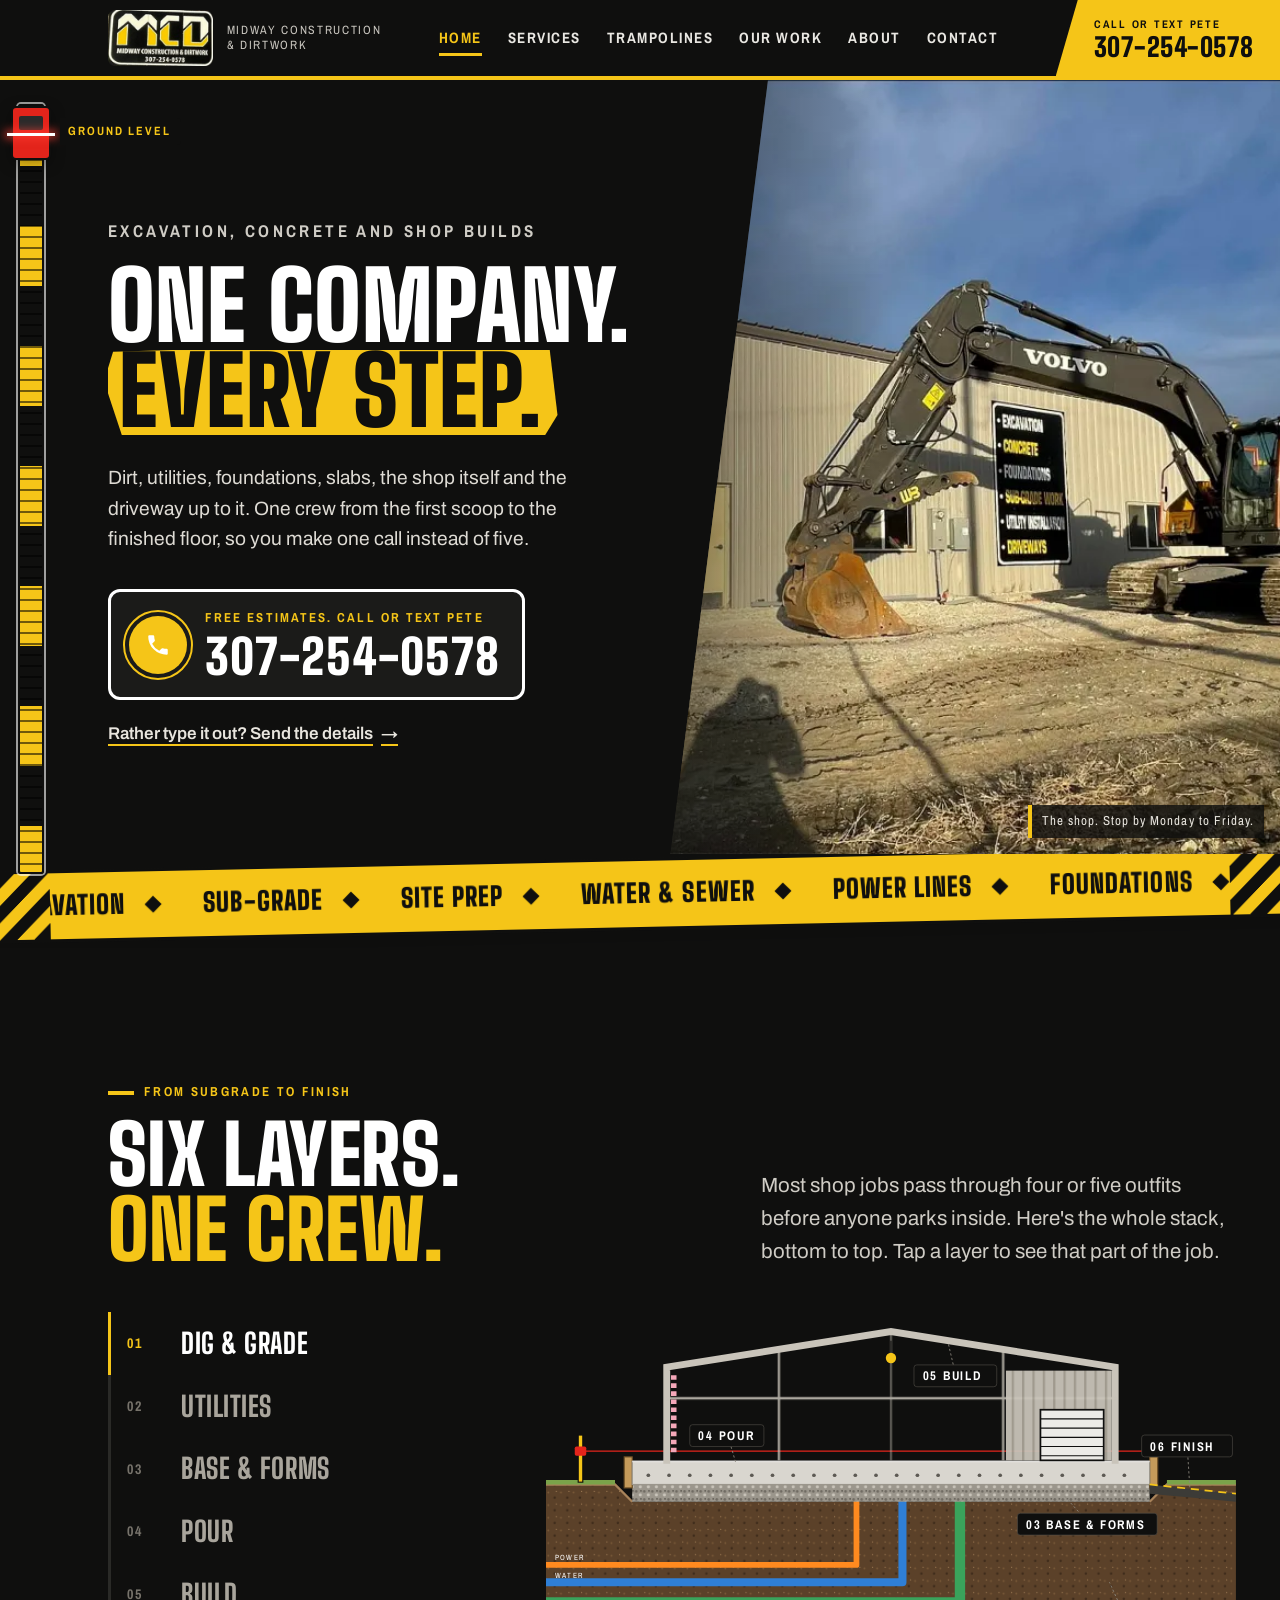
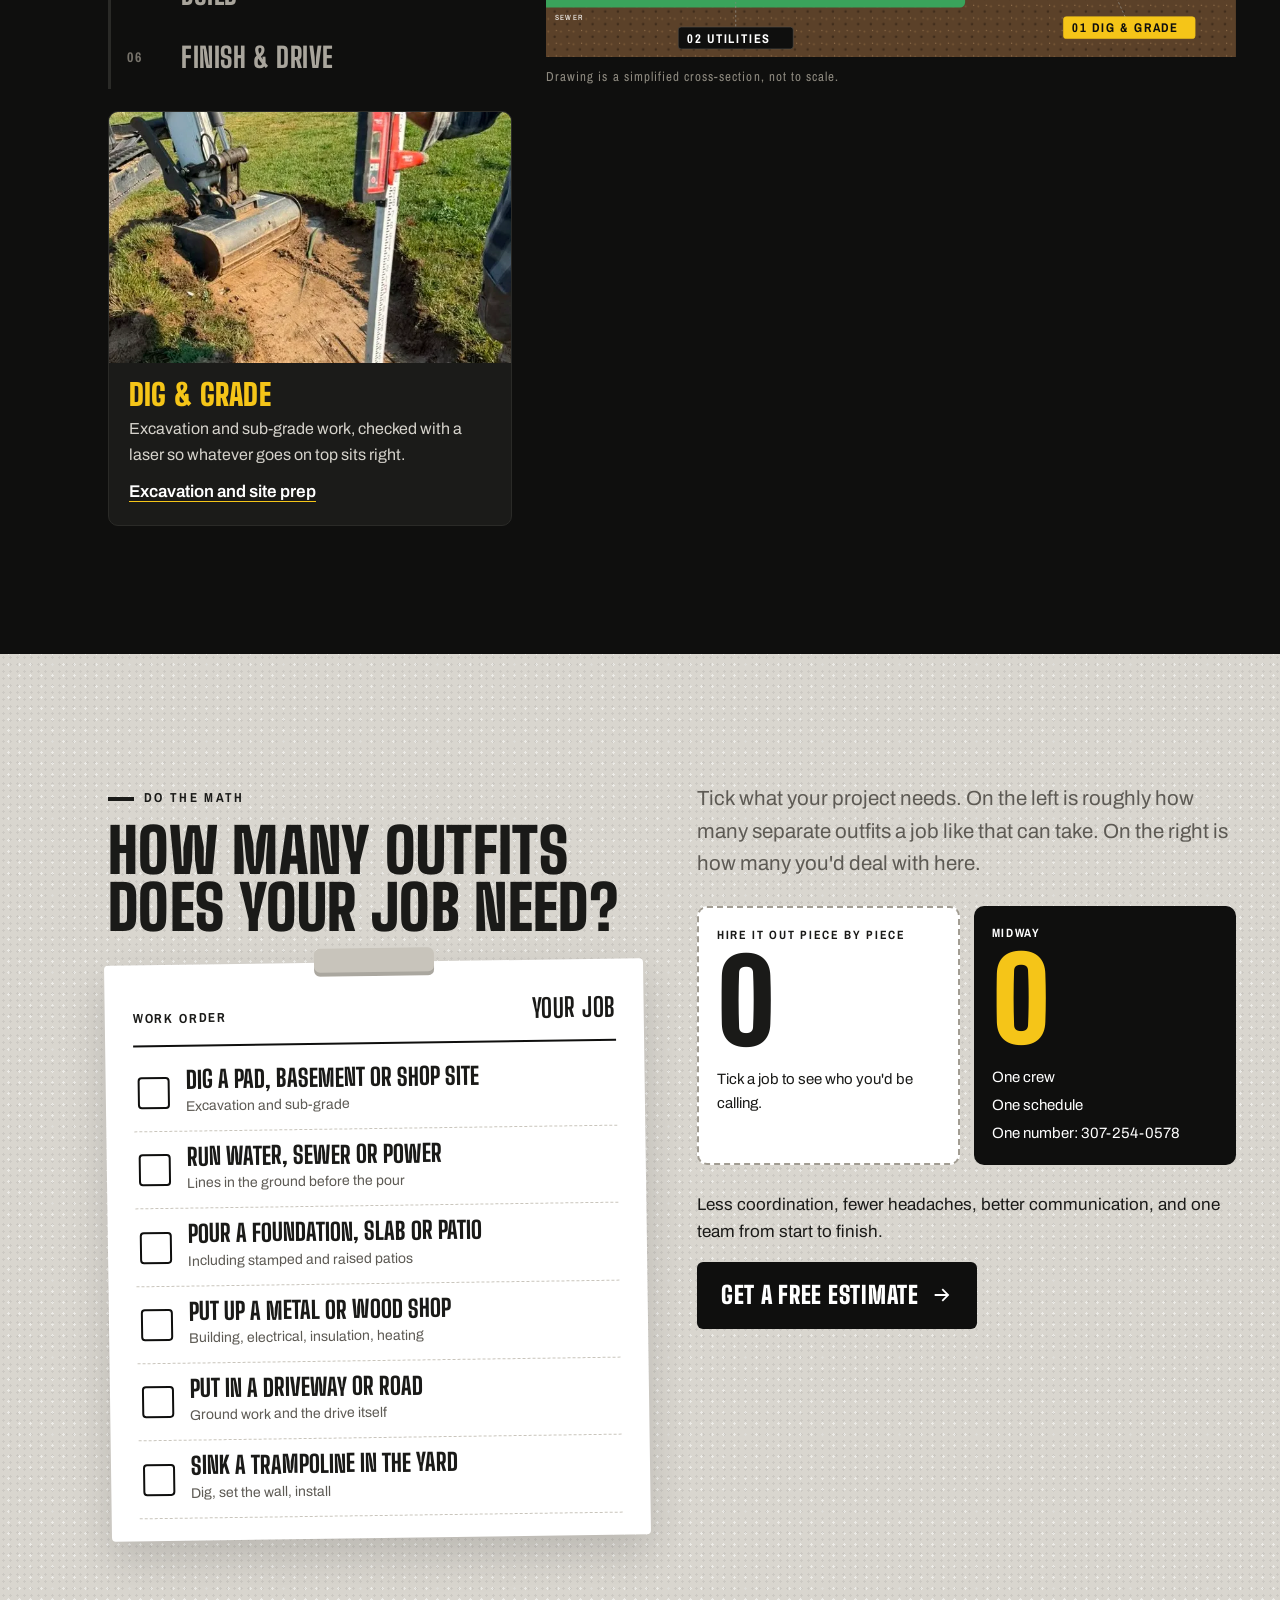
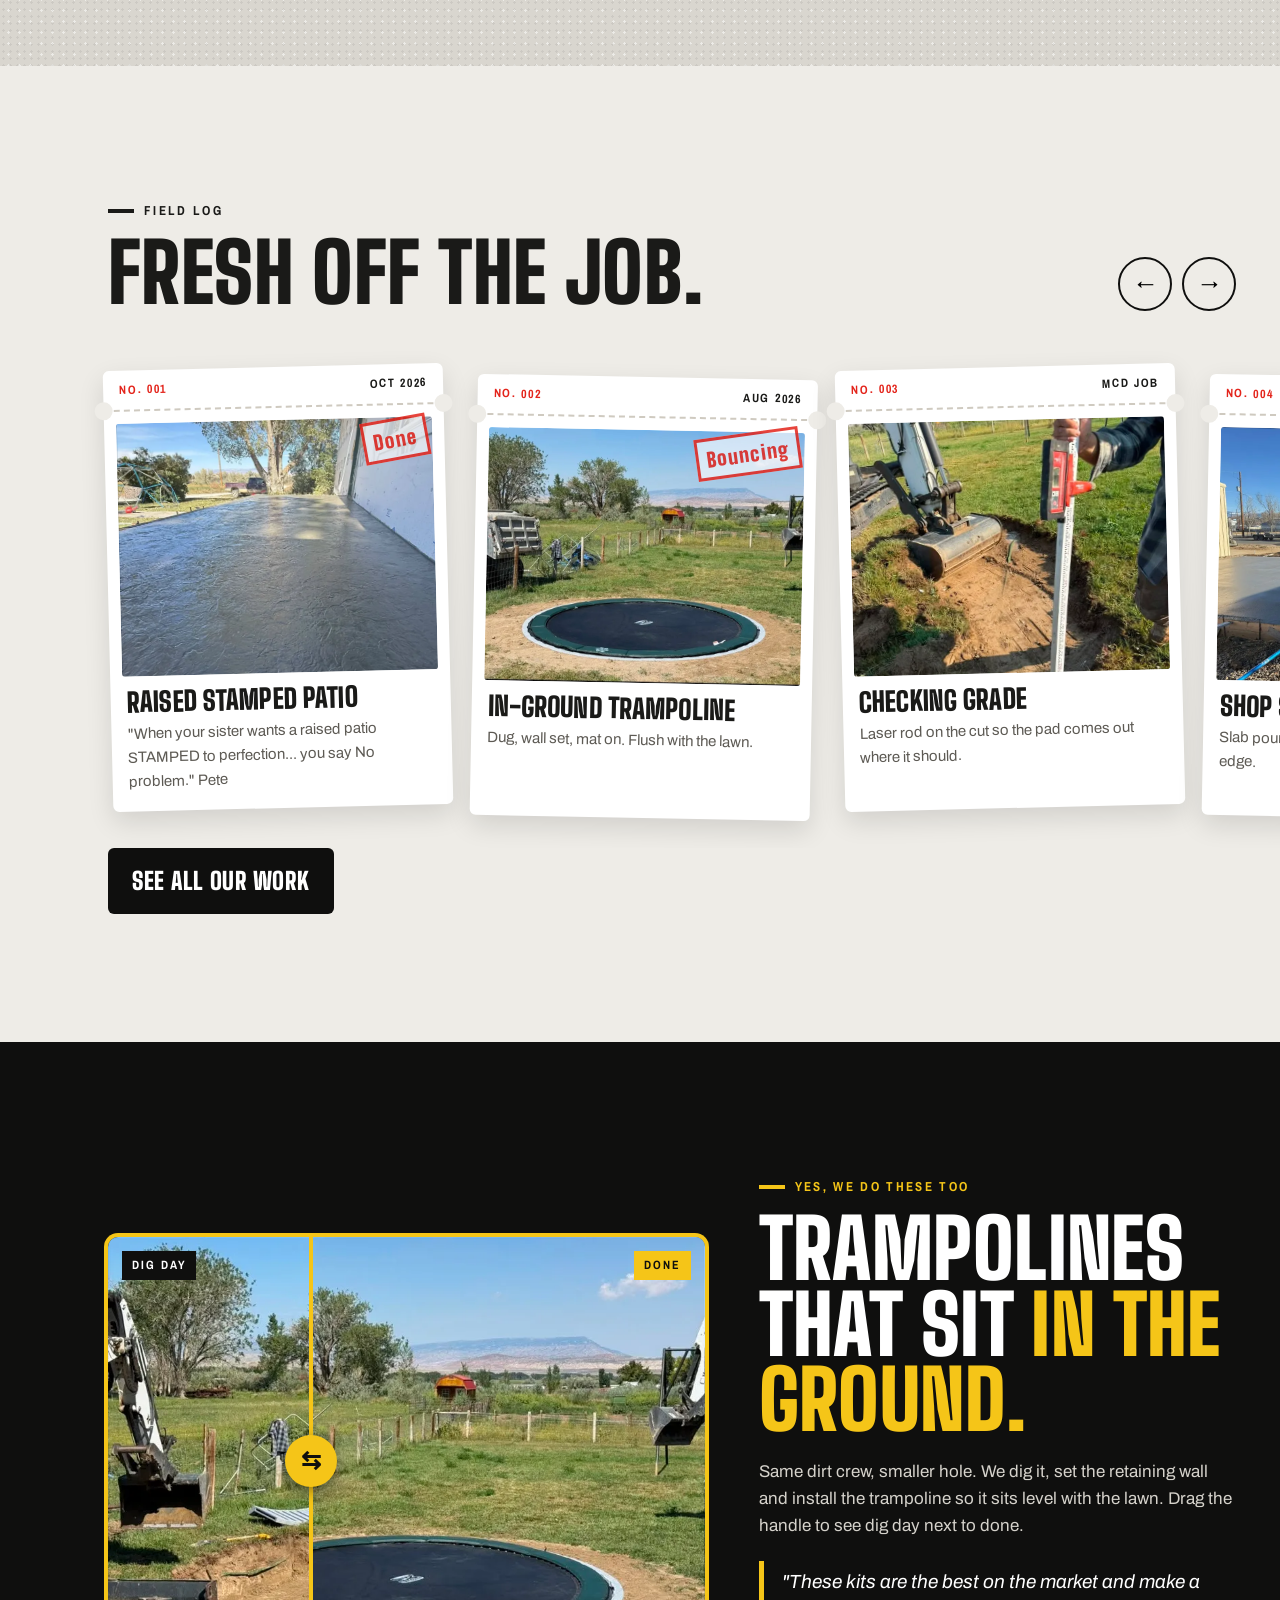
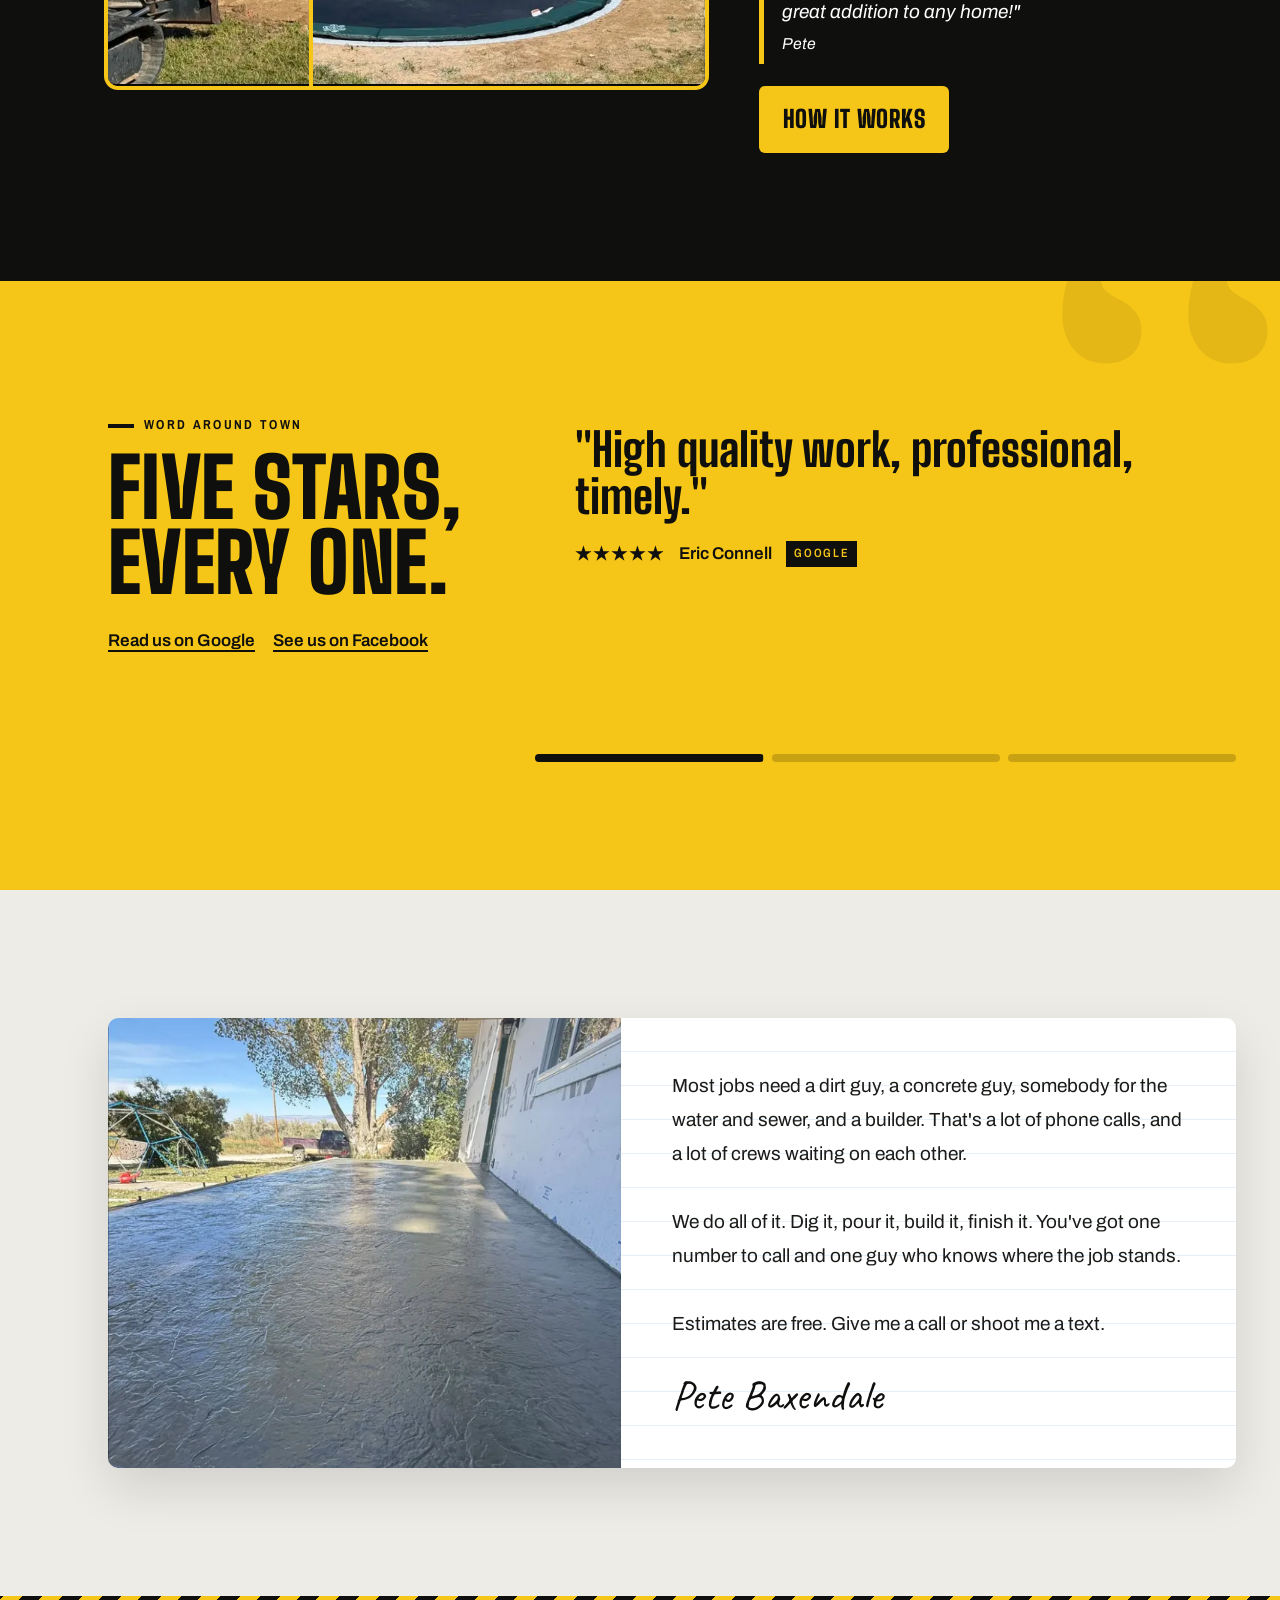
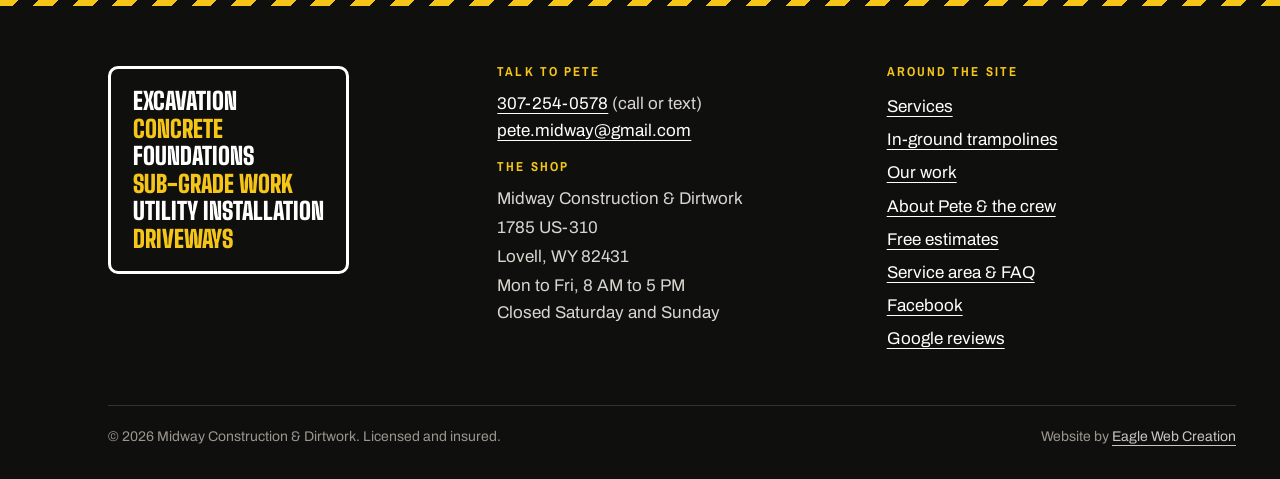
<file: index.html>
<!doctype html>
<html lang="en">
<head>
<meta charset="utf-8">
<meta name="viewport" content="width=device-width, initial-scale=1">
<title>Midway Construction &amp; Dirtwork | Excavation, Concrete &amp; Shop Builds</title>
<meta name="description" content="Excavation, sub-grade, utilities, foundations, concrete, metal and wood shop builds, driveways and in-ground trampolines. One crew, every step. Free estimates: call or text Pete at 307-254-0578.">
<!-- Preview build: keep out of search until Midway approves and the real domain is live -->
<meta name="robots" content="noindex, nofollow">
<link rel="canonical" href="https://midway.eaglewebcreation.com/">
<meta name="theme-color" content="#0f0f0e">
<meta property="og:type" content="website">
<meta property="og:site_name" content="Midway Construction & Dirtwork">
<meta property="og:title" content="Midway Construction &amp; Dirtwork | Excavation, Concrete &amp; Shop Builds">
<meta property="og:description" content="Excavation, sub-grade, utilities, foundations, concrete, metal and wood shop builds, driveways and in-ground trampolines. One crew, every step. Free estimates: call or text Pete at 307-254-0578.">
<meta property="og:url" content="https://midway.eaglewebcreation.com/">
<meta property="og:image" content="https://midway.eaglewebcreation.com/images/og-image.jpg">
<meta name="twitter:card" content="summary_large_image">
<link rel="icon" href="/favicon.ico" sizes="any">
<link rel="icon" type="image/png" href="/images/icon-512.png">
<link rel="apple-touch-icon" href="/images/apple-touch-icon.png">
<link rel="preconnect" href="https://fonts.googleapis.com">
<link rel="preconnect" href="https://fonts.gstatic.com" crossorigin>
<link href="https://fonts.googleapis.com/css2?family=Archivo+Narrow:wght@500;600;700&family=Archivo:wght@400;500;600;700&family=Big+Shoulders+Display:wght@700;800;900&family=Caveat:wght@600&display=swap" rel="stylesheet">
<link rel="stylesheet" href="/styles.css?v=3">
<script type="application/ld+json">{"@context": "https://schema.org", "@type": "GeneralContractor", "@id": "https://midway.eaglewebcreation.com/#business", "name": "Midway Construction & Dirtwork", "alternateName": ["MCD", "Midway Construction and Dirt Work"], "url": "https://midway.eaglewebcreation.com/", "logo": "https://midway.eaglewebcreation.com/images/icon-512.png", "image": ["https://midway.eaglewebcreation.com/images/og-image.jpg", "https://midway.eaglewebcreation.com/images/work/shop-volvo.jpg"], "telephone": "+1-307-254-0578", "email": "pete.midway@gmail.com", "priceRange": "Free estimates", "address": {"@type": "PostalAddress", "streetAddress": "1785 US-310", "addressLocality": "Lovell", "addressRegion": "WY", "postalCode": "82431", "addressCountry": "US"}, "openingHoursSpecification": [{"@type": "OpeningHoursSpecification", "dayOfWeek": ["Monday", "Tuesday", "Wednesday", "Thursday", "Friday"], "opens": "08:00", "closes": "17:00"}], "areaServed": [{"@type": "City", "name": "Lovell, WY"}, {"@type": "City", "name": "Cowley, WY"}, {"@type": "City", "name": "Byron, WY"}, {"@type": "City", "name": "Deaver, WY"}, {"@type": "Place", "name": "Big Horn Basin, Wyoming"}], "sameAs": ["https://www.facebook.com/midwayconstructionanddirtwork", "https://www.google.com/maps?cid=5255643676663989121"], "slogan": "One company. Every step.", "hasOfferCatalog": {"@type": "OfferCatalog", "name": "Services", "itemListElement": [{"@type": "Offer", "itemOffered": {"@type": "Service", "name": "Excavation, sub-grade and site prep", "url": "https://midway.eaglewebcreation.com/services#excavation"}}, {"@type": "Offer", "itemOffered": {"@type": "Service", "name": "Utility installation", "url": "https://midway.eaglewebcreation.com/services#utilities"}}, {"@type": "Offer", "itemOffered": {"@type": "Service", "name": "Foundations and concrete", "url": "https://midway.eaglewebcreation.com/services#concrete"}}, {"@type": "Offer", "itemOffered": {"@type": "Service", "name": "Metal and wood shop construction", "url": "https://midway.eaglewebcreation.com/services#shops"}}, {"@type": "Offer", "itemOffered": {"@type": "Service", "name": "Roads and driveways", "url": "https://midway.eaglewebcreation.com/services#roads-driveways"}}, {"@type": "Offer", "itemOffered": {"@type": "Service", "name": "Finish work", "url": "https://midway.eaglewebcreation.com/services#finish-work"}}, {"@type": "Offer", "itemOffered": {"@type": "Service", "name": "In-ground trampoline installation", "url": "https://midway.eaglewebcreation.com/services#trampolines"}}]}}</script>
</head><body class="has-rod">
<a class="skip" href="#main">Skip to content</a>
<div class="hazard-progress" aria-hidden="true"></div>
<div class="rod" aria-hidden="true"><div class="receiver"></div><div class="reading">Ground level</div></div>
<header class="site-header">
  <div class="wrap bar">
    <a class="brand" href="/" aria-label="Midway Construction & Dirtwork home">
      <picture><source srcset="/images/logo-sign.webp" type="image/webp"><img src="/images/logo-sign.png" width="508" height="272" alt="MCD, Midway Construction and Dirtwork"></picture>
      <span class="brand-txt">Midway Construction<br>&amp; Dirtwork</span>
    </a>
    <nav class="nav" id="site-nav" aria-label="Main">
      <ul><li><a href="/" aria-current="page">Home</a></li><li><a href="/services">Services</a></li><li><a href="/in-ground-trampolines">Trampolines</a></li><li><a href="/work">Our Work</a></li><li><a href="/about">About</a></li><li><a href="/contact">Contact</a></li></ul>
      <a class="nav-call" href="tel:+13072540578">Call Pete 307-254-0578</a>
    </nav>
    <button class="menu-btn" aria-expanded="false" aria-controls="site-nav"><span class="bars" aria-hidden="true"><span></span><span></span><span></span></span>Menu</button>
    <a class="call-tag" href="tel:+13072540578"><small>Call or text Pete</small><strong>307-254-0578</strong></a>
  </div>
</header><main id="main">
<section class="hero" data-stage="Ground level">
  <div class="hero-grid">
    <div class="hero-copy">
      <h1><span class="kicker">Excavation, concrete and shop builds</span><span class="line"><span>One company.</span></span><span class="line"><span><span class="brush">Every step.</span></span></span></h1>
      <p class="hero-lead">Dirt, utilities, foundations, slabs, the shop itself and the driveway up to it. One crew from the first scoop to the finished floor, so you make one call instead of five.</p>
      <a class="sign-cta" href="tel:+13072540578"><span class="ring"><svg viewBox="0 0 24 24" aria-hidden="true" width="26" height="26"><path fill="currentColor" d="M6.6 10.8a15.1 15.1 0 0 0 6.6 6.6l2.2-2.2a1 1 0 0 1 1-.25 11.4 11.4 0 0 0 3.6.57 1 1 0 0 1 1 1V20a1 1 0 0 1-1 1A17 17 0 0 1 3 4a1 1 0 0 1 1-1h3.5a1 1 0 0 1 1 1c0 1.25.2 2.45.57 3.57a1 1 0 0 1-.25 1z"/></svg></span><small>Free estimates. Call or text Pete</small><strong>307-254-0578</strong></a>
      <br><a class="text-link" href="/contact#estimate">Rather type it out? Send the details <span aria-hidden="true">&rarr;</span></a>
    </div>
    <div class="hero-photo"><picture><source srcset="/images/work/shop-volvo.webp" type="image/webp"><img src="/images/work/shop-volvo.jpg" width="992" height="706" alt="Volvo excavator parked in front of the Midway shop and its MCD sign" fetchpriority="high"></picture><span class="cap">The shop. Stop by Monday to Friday.</span></div>
  </div>
</section>
<div class="tape-zone"><div class="tape" aria-hidden="true"><div class="tape-track"><span>Excavation</span><span>Sub-grade</span><span>Site prep</span><span>Water &amp; sewer</span><span>Power lines</span><span>Foundations</span><span>Shop slabs</span><span>Stamped concrete</span><span>Metal shops</span><span>Wood shops</span><span>Driveways</span><span>Roads</span><span>Finish work</span><span>In-ground trampolines</span><span>Excavation</span><span>Sub-grade</span><span>Site prep</span><span>Water &amp; sewer</span><span>Power lines</span><span>Foundations</span><span>Shop slabs</span><span>Stamped concrete</span><span>Metal shops</span><span>Wood shops</span><span>Driveways</span><span>Roads</span><span>Finish work</span><span>In-ground trampolines</span></div></div></div>
<section class="section xsec" id="every-step" data-stage="Every step" aria-labelledby="xs-h">
  <div class="wrap">
    <div class="xsec-head reveal">
      <div><span class="label y">From subgrade to finish</span><h2 id="xs-h" style="margin-top:14px">Six layers.<br><span class="y">One crew.</span></h2></div>
      <p class="lead">Most shop jobs pass through four or five outfits before anyone parks inside. Here's the whole stack, bottom to top. Tap a layer to see that part of the job.</p>
    </div>
    <div class="xsec-body">
      <div>
        <ul class="steps" role="tablist" aria-label="Steps of a job"><li><button role="tab" id="st-0" aria-controls="xs-panel" aria-selected="true" tabindex="0" data-img="/images/work/laser-grade.jpg" data-alt="Mini excavator cutting a pad while a crew member checks grade with a laser rod" data-title="Dig & grade" data-text="Excavation and sub-grade work, checked with a laser so whatever goes on top sits right." data-href="/services#excavation" data-link="Excavation and site prep"><span class="n">01</span>Dig &amp; grade<span class="timer" aria-hidden="true"></span></button></li><li><button role="tab" id="st-1" aria-controls="xs-panel" aria-selected="false" tabindex="-1" data-img="/images/work/slab-pour.jpg" data-alt="Fresh shop slab with a utility trench and line run along the edge" data-title="Utilities" data-text="Water, sewer and power lines go in the ground before anything gets poured over them." data-href="/services#utilities" data-link="Utility installation"><span class="n">02</span>Utilities<span class="timer" aria-hidden="true"></span></button></li><li><button role="tab" id="st-2" aria-controls="xs-panel" aria-selected="false" tabindex="-1" data-img="/images/work/rebar-grid.jpg" data-alt="Forms set and a full rebar grid tied on a large shop pad" data-title="Base & forms" data-text="Forms set and rebar tied so the slab has something solid to sit on." data-href="/services#concrete" data-link="Foundations and concrete"><span class="n">03</span>Base &amp; forms<span class="timer" aria-hidden="true"></span></button></li><li><button role="tab" id="st-3" aria-controls="xs-panel" aria-selected="false" tabindex="-1" data-img="/images/work/pump-pour.jpg" data-alt="Concrete pump placing a large slab while the crew screeds it" data-title="Pour" data-text="Foundations, shop slabs and flatwork, poured and power-troweled. Stamped and decorative work too." data-href="/services#concrete" data-link="Foundations and concrete"><span class="n">04</span>Pour<span class="timer" aria-hidden="true"></span></button></li><li><button role="tab" id="st-4" aria-controls="xs-panel" aria-selected="false" tabindex="-1" data-img="/images/work/steel-frame.jpg" data-alt="Steel shop frame standing on a finished slab" data-title="Build" data-text="Metal or wood shops, framed and closed in by the same outfit that poured the floor." data-href="/services#shops" data-link="Shop and building construction"><span class="n">05</span>Build<span class="timer" aria-hidden="true"></span></button></li><li><button role="tab" id="st-5" aria-controls="xs-panel" aria-selected="false" tabindex="-1" data-img="/images/work/shop-interior.jpg" data-alt="Finished steel shop interior with a smooth concrete floor and open bay doors" data-title="Finish & drive" data-text="Electrical, insulation, heating, finish work, and the driveway that gets you to the door." data-href="/services#finish-work" data-link="Finish work and driveways"><span class="n">06</span>Finish &amp; drive<span class="timer" aria-hidden="true"></span></button></li></ul>
        <div class="panel" id="xs-panel" role="tabpanel" aria-live="polite">
          <figure><img src="/images/work/laser-grade.webp" alt="Mini excavator cutting a pad while a crew member checks grade with a laser rod" width="662" height="775" loading="lazy"></figure>
          <div class="p-body"><h3>Dig &amp; grade</h3><p>Excavation and sub-grade work, checked with a laser so whatever goes on top sits right.</p><a href="/services#excavation">Excavation and site prep</a></div>
        </div>
      </div>
      <div class="xsvg-wrap"><svg class="xsvg" viewBox="0 0 1200 600" role="img" aria-labelledby="xs-t xs-d">
  <title id="xs-t">Cross-section of a shop job, from dirt to driveway</title>
  <desc id="xs-d">Six layers stacked from the bottom up: excavated ground, utility lines, gravel base and forms, concrete slab, steel shop frame, then finish work and the driveway. Midway Construction and Dirtwork does every layer.</desc>
  <defs>
    <pattern id="soil" width="22" height="22" patternUnits="userSpaceOnUse"><rect width="22" height="22" fill="#5b4129"/><circle cx="4" cy="6" r="1.6" fill="#7a5a38"/><circle cx="15" cy="15" r="2.2" fill="#3f2c1b"/><circle cx="18" cy="4" r="1" fill="#a8835a"/></pattern>
    <pattern id="gravel" width="14" height="14" patternUnits="userSpaceOnUse"><rect width="14" height="14" fill="#9b968c"/><circle cx="3" cy="4" r="2.4" fill="#6f6a62"/><circle cx="10" cy="10" r="2.8" fill="#c9c4ba"/><circle cx="11" cy="3" r="1.4" fill="#57534c"/></pattern>
    <pattern id="siding" width="18" height="10" patternUnits="userSpaceOnUse"><rect width="18" height="10" fill="#c8c3b8"/><rect width="4" height="10" fill="#a8a296"/></pattern>
  </defs>
  <g class="lyr rise d1" data-step="0">
    <path d="M0 300 L120 300 L150 330 L1050 330 L1080 300 L1200 300 L1200 600 L0 600Z" fill="url(#soil)"/>
    <path d="M0 300 L120 300 L150 330" fill="none" stroke="#a8835a" stroke-width="4"/>
    <path d="M1050 330 L1080 300 L1200 300" fill="none" stroke="#a8835a" stroke-width="4"/>
    <path d="M0 296 L120 296" stroke="#7aa34a" stroke-width="8"/>
    <path d="M1080 296 L1200 296" stroke="#7aa34a" stroke-width="8" opacity=".0"/>
    <g transform="translate(60 214)"><rect x="-4" y="0" width="8" height="82" fill="#f5c518" stroke="#0f0f0e" stroke-width="2"/><rect x="-10" y="20" width="20" height="16" rx="3" fill="#e3241b"/></g>
    <line class="build-line" x1="64" y1="242" x2="1180" y2="242" stroke="#e3241b" stroke-width="2.5" stroke-dasharray="10 8"/>
    <g class="tag"><line x1="1014" y1="545" x2="980" y2="470"/><rect x="900" y="530" width="229" height="38" rx="5"/><text x="915" y="557">01 DIG &amp; GRADE</text></g>
  </g>
  <g class="lyr rise d2" data-step="1">
    <path d="M0 440 L540 440 L540 316" fill="none" stroke="#ff8a1f" stroke-width="10" stroke-linejoin="round"/>
    <path d="M0 470 L620 470 L620 316" fill="none" stroke="#2f7fd6" stroke-width="14" stroke-linejoin="round"/>
    <path d="M0 505 L720 505 L720 316" fill="none" stroke="#3aa35b" stroke-width="18" stroke-linejoin="round"/>
    <text x="16" y="432" font-family="Archivo Narrow, sans-serif" font-size="13" fill="#fff" letter-spacing="2">POWER</text>
    <text x="16" y="462" font-family="Archivo Narrow, sans-serif" font-size="13" fill="#fff" letter-spacing="2">WATER</text>
    <text x="16" y="535" font-family="Archivo Narrow, sans-serif" font-size="13" fill="#fff" letter-spacing="2">SEWER</text>
    <g class="tag"><line x1="330" y1="563" x2="330" y2="505"/><rect x="230" y="548" width="200" height="38" rx="5"/><text x="245" y="575">02 UTILITIES</text></g>
  </g>
  <g class="lyr rise d3" data-step="2">
    <rect x="150" y="300" width="900" height="30" fill="url(#gravel)"/>
    <rect x="136" y="252" width="14" height="54" fill="#c49a5a" stroke="#6b4e25" stroke-width="2"/>
    <rect x="1050" y="252" width="14" height="54" fill="#c49a5a" stroke="#6b4e25" stroke-width="2"/>
    <g class="tag"><line x1="942" y1="365" x2="900" y2="318"/><rect x="820" y="350" width="243" height="38" rx="5"/><text x="835" y="377">03 BASE &amp; FORMS</text></g>
  </g>
  <g class="lyr rise d4" data-step="3">
    <rect x="150" y="260" width="900" height="40" fill="#d9d6cf" stroke="#9b968c" stroke-width="2"/>
    <g fill="#5d5a54"><circle cx="178" cy="284" r="3.2"/><circle cx="214" cy="284" r="3.2"/><circle cx="250" cy="284" r="3.2"/><circle cx="286" cy="284" r="3.2"/><circle cx="322" cy="284" r="3.2"/><circle cx="358" cy="284" r="3.2"/><circle cx="394" cy="284" r="3.2"/><circle cx="430" cy="284" r="3.2"/><circle cx="466" cy="284" r="3.2"/><circle cx="502" cy="284" r="3.2"/><circle cx="538" cy="284" r="3.2"/><circle cx="574" cy="284" r="3.2"/><circle cx="610" cy="284" r="3.2"/><circle cx="646" cy="284" r="3.2"/><circle cx="682" cy="284" r="3.2"/><circle cx="718" cy="284" r="3.2"/><circle cx="754" cy="284" r="3.2"/><circle cx="790" cy="284" r="3.2"/><circle cx="826" cy="284" r="3.2"/><circle cx="862" cy="284" r="3.2"/><circle cx="898" cy="284" r="3.2"/><circle cx="934" cy="284" r="3.2"/><circle cx="970" cy="284" r="3.2"/><circle cx="1006" cy="284" r="3.2"/></g>
    <path d="M150 260 L1050 260" stroke="#fff" stroke-width="3" opacity=".7"/>
    <g class="tag"><line x1="315" y1="211" x2="330" y2="262"/><rect x="250" y="196" width="129" height="38" rx="5"/><text x="265" y="223">04 POUR</text></g>
  </g>
  <g class="lyr rise d5" data-step="4">
    <g stroke="#c9c4ba" stroke-width="12" stroke-linecap="square" fill="none">
      <path d="M210 258 L210 96 L600 34 L990 96 L990 258"/>
    </g>
    <g stroke="#c9c4ba" stroke-width="4" fill="none" opacity=".85">
      <path d="M210 150 L990 150"/><path d="M405 65 L405 258"/><path d="M795 65 L795 258"/><path d="M600 34 L600 258" opacity=".5"/>
    </g>
    <rect x="800" y="102" width="184" height="156" fill="url(#siding)" opacity=".95"/>
    <g class="tag"><line x1="712" y1="107" x2="700" y2="56"/><rect x="640" y="92" width="144" height="38" rx="5"/><text x="655" y="119">05 BUILD</text></g>
  </g>
  <g class="lyr rise d6" data-step="5">
    <path d="M1050 300 L1200 316 L1200 330 L1050 316Z" fill="#3c3b37"/>
    <path d="M1050 300 L1200 316" stroke="#f5c518" stroke-width="3" stroke-dasharray="14 10"/>
    <rect x="860" y="170" width="110" height="88" fill="#ecebe7" stroke="#0f0f0e" stroke-width="3"/>
    <g stroke="#0f0f0e" stroke-width="2"><line x1="860" y1="186" x2="970" y2="186"/><line x1="860" y1="202" x2="970" y2="202"/><line x1="860" y1="218" x2="970" y2="218"/><line x1="860" y1="234" x2="970" y2="234"/><line x1="860" y1="250" x2="970" y2="250"/></g>
    <path d="M222 110 L222 250" stroke="#f4a7b9" stroke-width="10" stroke-dasharray="8 6"/>
    <circle cx="600" cy="80" r="9" fill="#f5c518"/><path d="M600 50 L600 71" stroke="#0f0f0e" stroke-width="2"/>
    <path d="M1080 296 L1200 296" stroke="#7aa34a" stroke-width="8"/>
    <g class="tag"><line x1="1115" y1="229" x2="1120" y2="308"/><rect x="1036" y="214" width="158" height="38" rx="5"/><text x="1051" y="241">06 FINISH</text></g>
  </g>
</svg><p class="xsec-note">Drawing is a simplified cross-section, not to scale.</p></div>
    </div>
  </div>
</section>
<section class="section counter" data-stage="Your job" aria-labelledby="ct-h">
  <div class="wrap counter-grid">
    <div class="reveal">
      <span class="label">Do the math</span>
      <h2 id="ct-h" style="margin:14px 0 26px;font-size:clamp(40px,4.8vw,72px)">How many outfits does your job need?</h2>
      <div class="work-order">
        <div class="wo-top"><span>Work order</span><b>Your job</b></div>
        <label class="check"><input type="checkbox" name="job" value="excavation" data-trades="Excavation contractor"><span class="box"><svg viewBox="0 0 40 40" aria-hidden="true"><path d="M8 21 L17 30 L33 9"/></svg></span><span><strong>Dig a pad, basement or shop site</strong><small>Excavation and sub-grade</small></span></label><label class="check"><input type="checkbox" name="job" value="utilities" data-trades="Utility contractor"><span class="box"><svg viewBox="0 0 40 40" aria-hidden="true"><path d="M8 21 L17 30 L33 9"/></svg></span><span><strong>Run water, sewer or power</strong><small>Lines in the ground before the pour</small></span></label><label class="check"><input type="checkbox" name="job" value="concrete" data-trades="Concrete contractor"><span class="box"><svg viewBox="0 0 40 40" aria-hidden="true"><path d="M8 21 L17 30 L33 9"/></svg></span><span><strong>Pour a foundation, slab or patio</strong><small>Including stamped and raised patios</small></span></label><label class="check"><input type="checkbox" name="job" value="shop" data-trades="Shop builder|Electrician|Insulation crew|Heating contractor"><span class="box"><svg viewBox="0 0 40 40" aria-hidden="true"><path d="M8 21 L17 30 L33 9"/></svg></span><span><strong>Put up a metal or wood shop</strong><small>Building, electrical, insulation, heating</small></span></label><label class="check"><input type="checkbox" name="job" value="driveway" data-trades="Driveway crew"><span class="box"><svg viewBox="0 0 40 40" aria-hidden="true"><path d="M8 21 L17 30 L33 9"/></svg></span><span><strong>Put in a driveway or road</strong><small>Ground work and the drive itself</small></span></label><label class="check"><input type="checkbox" name="job" value="trampoline" data-trades="Trampoline installer"><span class="box"><svg viewBox="0 0 40 40" aria-hidden="true"><path d="M8 21 L17 30 L33 9"/></svg></span><span><strong>Sink a trampoline in the yard</strong><small>Dig, set the wall, install</small></span></label>
      </div>
    </div>
    <div class="readout reveal" aria-live="polite">
      <p class="lead">Tick what your project needs. On the left is roughly how many separate outfits a job like that can take. On the right is how many you'd deal with here.</p>
      <div class="vs">
        <div class="meter them"><small>Hire it out piece by piece</small><span class="num">0</span><ul><li>Tick a job to see who you'd be calling.</li></ul></div>
        <div class="meter us"><small>Midway</small><span class="num">0</span><ul><li>One crew</li><li>One schedule</li><li>One number: 307-254-0578</li></ul></div>
      </div>
      <p>Less coordination, fewer headaches, better communication, and one team from start to finish.</p>
      <a class="btn send-list" href="/contact#estimate"><span>Get a free estimate</span> <svg viewBox="0 0 24 24" aria-hidden="true"><path fill="currentColor" d="M13 5l7 7-7 7-1.4-1.4 4.6-4.6H4v-2h12.2l-4.6-4.6z"/></svg></a>
    </div>
  </div>
</section>
<section class="section tickets-sec" data-stage="Field log" aria-labelledby="tk-h">
  <div class="wrap tickets-head reveal">
    <div><span class="label">Field log</span><h2 id="tk-h" style="margin-top:14px">Fresh off the job.</h2></div>
    <div class="strip-ctrl"><button class="strip-prev" aria-label="Previous job">&larr;</button><button class="strip-next" aria-label="Next job">&rarr;</button></div>
  </div>
  <div class="strip" tabindex="0" aria-label="Recent jobs, scroll sideways"><article class="ticket">
  <div class="stub"><span class="no">No. 001</span><span>Oct 2026</span></div>
  <span class="stamp" aria-hidden="true">Done</span><figure><picture><source srcset="/images/work/stamped-patio.webp" type="image/webp"><img src="/images/work/stamped-patio.jpg" width="684" height="789" alt="Raised stamped patio" loading="lazy" decoding="async"></picture></figure>
  <div class="t-body"><h3>Raised stamped patio</h3><p>&quot;When your sister wants a raised patio STAMPED to perfection... you say No problem.&quot; Pete</p></div>
</article><article class="ticket">
  <div class="stub"><span class="no">No. 002</span><span>Aug 2026</span></div>
  <span class="stamp" aria-hidden="true">Bouncing</span><figure><picture><source srcset="/images/work/tramp-done.webp" type="image/webp"><img src="/images/work/tramp-done.jpg" width="882" height="664" alt="In-ground trampoline" loading="lazy" decoding="async"></picture></figure>
  <div class="t-body"><h3>In-ground trampoline</h3><p>Dug, wall set, mat on. Flush with the lawn.</p></div>
</article><article class="ticket">
  <div class="stub"><span class="no">No. 003</span><span>MCD job</span></div>
  <figure><picture><source srcset="/images/work/laser-grade.webp" type="image/webp"><img src="/images/work/laser-grade.jpg" width="662" height="775" alt="Checking grade" loading="lazy" decoding="async"></picture></figure>
  <div class="t-body"><h3>Checking grade</h3><p>Laser rod on the cut so the pad comes out where it should.</p></div>
</article><article class="ticket">
  <div class="stub"><span class="no">No. 004</span><span>Jan 2026</span></div>
  <span class="stamp" aria-hidden="true">Poured</span><figure><picture><source srcset="/images/work/slab-pour.webp" type="image/webp"><img src="/images/work/slab-pour.jpg" width="992" height="706" alt="Shop slab" loading="lazy" decoding="async"></picture></figure>
  <div class="t-body"><h3>Shop slab</h3><p>Slab poured, forms still on, line run along the edge.</p></div>
</article><article class="ticket">
  <div class="stub"><span class="no">No. 005</span><span>Jan 2026</span></div>
  <figure><picture><source srcset="/images/work/rebar-grid.webp" type="image/webp"><img src="/images/work/rebar-grid.jpg" width="992" height="706" alt="Rebar grid" loading="lazy" decoding="async"></picture></figure>
  <div class="t-body"><h3>Rebar grid</h3><p>Full grid tied on a big pad before the pour.</p></div>
</article><article class="ticket">
  <div class="stub"><span class="no">No. 006</span><span>Sep 2025</span></div>
  <figure><picture><source srcset="/images/work/steel-frame.webp" type="image/webp"><img src="/images/work/steel-frame.jpg" width="992" height="706" alt="Steel shop frame" loading="lazy" decoding="async"></picture></figure>
  <div class="t-body"><h3>Steel shop frame</h3><p>Frame up and ready for walls and roof.</p></div>
</article><article class="ticket">
  <div class="stub"><span class="no">No. 007</span><span>Sep 2025</span></div>
  <span class="stamp" aria-hidden="true">Smooth</span><figure><picture><source srcset="/images/work/power-trowel.webp" type="image/webp"><img src="/images/work/power-trowel.jpg" width="684" height="789" alt="Power-troweled floor" loading="lazy" decoding="async"></picture></figure>
  <div class="t-body"><h3>Power-troweled floor</h3><p>Ride-on and walk-behind trowels on a big shop floor.</p></div>
</article><article class="ticket">
  <div class="stub"><span class="no">No. 008</span><span>Sep 2025</span></div>
  <figure><picture><source srcset="/images/work/pump-pour.webp" type="image/webp"><img src="/images/work/pump-pour.jpg" width="992" height="706" alt="Pump pour" loading="lazy" decoding="async"></picture></figure>
  <div class="t-body"><h3>Pump pour</h3><p>Pump truck placing concrete while the crew screeds.</p></div>
</article><article class="ticket">
  <div class="stub"><span class="no">No. 009</span><span>Aug 2025</span></div>
  <span class="stamp" aria-hidden="true">Out</span><figure><picture><source srcset="/images/work/hoops.webp" type="image/webp"><img src="/images/work/hoops.jpg" width="684" height="789" alt="Hoop removal" loading="lazy" decoding="async"></picture></figure>
  <div class="t-body"><h3>Hoop removal</h3><p>Pulling old basketball hoops at an elementary school.</p></div>
</article></div>
  <div class="wrap"><a class="btn" href="/work">See all our work</a></div>
</section>
<section class="section ba-sec" data-stage="Trampolines" aria-labelledby="ba-h">
  <div class="wrap ba-grid">
    <div class="ba reveal">
      <picture><source srcset="/images/work/tramp-dig.webp" type="image/webp"><img src="/images/work/tramp-dig.jpg" width="882" height="664" alt="The trampoline hole being dug and leveled in a back yard" loading="lazy" decoding="async"></picture>
      <div class="after-wrap"><picture><source srcset="/images/work/tramp-done.webp" type="image/webp"><img src="/images/work/tramp-done.jpg" width="882" height="664" alt="The finished in-ground trampoline sitting flush with the lawn" loading="lazy" decoding="async"></picture></div>
      <div class="handle" aria-hidden="true"></div>
      <span class="tagx l">Dig day</span><span class="tagx r">Done</span>
      <input type="range" min="0" max="100" value="50" aria-label="Drag to compare dig day with the finished trampoline">
    </div>
    <div class="ba-copy reveal">
      <span class="label y">Yes, we do these too</span>
      <h2 id="ba-h" style="margin:14px 0 20px">Trampolines that sit <span class="y">in the ground.</span></h2>
      <p>Same dirt crew, smaller hole. We dig it, set the retaining wall and install the trampoline so it sits level with the lawn. Drag the handle to see dig day next to done.</p>
      <p class="quote-pete">"These kits are the best on the market and make a great addition to any home!"<br><small>Pete</small></p>
      <a class="btn yellow" href="/in-ground-trampolines">How it works</a>
    </div>
  </div>
</section>
<section class="section reviews-sec" data-stage="Reviews" aria-labelledby="rv-h">
  <div class="wrap rev-grid">
    <div class="reveal">
      <span class="label">Word around town</span>
      <h2 id="rv-h" style="margin-top:14px">Five stars, every one.</h2>
      <div class="rev-links"><a href="https://www.google.com/maps?cid=5255643676663989121" rel="noopener">Read us on Google</a><a href="https://www.facebook.com/midwayconstructionanddirtwork" rel="noopener">See us on Facebook</a></div>
    </div>
    <div class="reveal">
      <div class="rev-stage"><figure class="rev on"><blockquote class="">"High quality work, professional, timely."</blockquote><figcaption class="who"><span class="stars" aria-label="5 out of 5 stars">★★★★★</span><span>Eric Connell</span><span class="src">Google</span></figcaption></figure><figure class="rev"><blockquote class="">"The owner stopped and helped us get our truck going, stand up guy."</blockquote><figcaption class="who"><span class="stars" aria-label="5 out of 5 stars">★★★★★</span><span>Mark Bonawitz</span><span class="src">Google</span></figcaption></figure><figure class="rev"><blockquote class="long">"The team did an excellent job making the entire process easy and convenient. They were courteous, responsive, and willing to explain everything whenever I had questions... I would gladly recommend their services to anyone looking for a reliable and professional team."</blockquote><figcaption class="who"><span class="stars" aria-label="5 out of 5 stars">★★★★★</span><span>Anthony Martinez</span><span class="src">Facebook</span></figcaption></figure></div>
      <div class="rev-nav"><button aria-label="Review 1"><span></span></button><button aria-label="Review 2"><span></span></button><button aria-label="Review 3"><span></span></button></div>
    </div>
  </div>
</section>
<section class="section note-sec" data-stage="From Pete" aria-labelledby="pn-h">
  <div class="wrap">
    <div class="note reveal">
      <figure><picture><source srcset="/images/work/stamped-patio.webp" type="image/webp"><img src="/images/work/stamped-patio.jpg" width="684" height="789" alt="Raised stamped concrete patio along the side of a house" loading="lazy" decoding="async"></picture></figure>
      <div class="n-body">
        <h2 id="pn-h" class="sr-only">A note from Pete</h2>
        <p>Most jobs need a dirt guy, a concrete guy, somebody for the water and sewer, and a builder. That's a lot of phone calls, and a lot of crews waiting on each other.</p>
        <p>We do all of it. Dig it, pour it, build it, finish it. You've got one number to call and one guy who knows where the job stands.</p>
        <p>Estimates are free. Give me a call or shoot me a text.</p>
        <p class="sig">Pete Baxendale</p>
      </div>
    </div>
  </div>
</section>
</main><footer class="site-footer" data-stage="Contact">
  <div class="wrap">
    <div class="f-grid">
      <div>
        <div class="f-sign"><ul>
          <li>Excavation</li><li>Concrete</li><li>Foundations</li><li>Sub-grade work</li><li>Utility installation</li><li>Driveways</li>
        </ul></div>
      </div>
      <div>
        <h4>Talk to Pete</h4>
        <p><a href="tel:+13072540578">307-254-0578</a> (call or text)<br><a href="mailto:pete.midway@gmail.com">pete.midway@gmail.com</a></p>
        <h4>The shop</h4>
        <address>Midway Construction & Dirtwork<br>1785 US-310<br>Lovell, WY 82431</address>
        <p>Mon to Fri, 8 AM to 5 PM<br>Closed Saturday and Sunday</p>
      </div>
      <div>
        <h4>Around the site</h4>
        <ul class="f-links">
          <li><a href="/services">Services</a></li>
          <li><a href="/in-ground-trampolines">In-ground trampolines</a></li>
          <li><a href="/work">Our work</a></li>
          <li><a href="/about">About Pete &amp; the crew</a></li>
          <li><a href="/contact">Free estimates</a></li>
          <li><a href="/faq">Service area &amp; FAQ</a></li>
          <li><a href="https://www.facebook.com/midwayconstructionanddirtwork" rel="noopener">Facebook</a></li>
          <li><a href="https://www.google.com/maps?cid=5255643676663989121" rel="noopener">Google reviews</a></li>
        </ul>
      </div>
    </div>
    <div class="f-bottom">
      <span>&copy; <span class="yr">2026</span> Midway Construction & Dirtwork. Licensed and insured.</span>
      <span>Website by <a href="https://eaglewebcreation.com">Eagle Web Creation</a></span>
    </div>
  </div>
</footer>
<div class="dial">
  <div class="opts" id="dial-opts">
    <a href="tel:+13072540578">Call Pete</a>
    <a href="sms:+13072540578">Text Pete</a>
    <a href="/contact#estimate">Free estimate</a>
  </div>
  <button aria-expanded="false" aria-controls="dial-opts" aria-label="Contact options"><svg viewBox="0 0 24 24" aria-hidden="true" width="26" height="26"><path fill="currentColor" d="M6.6 10.8a15.1 15.1 0 0 0 6.6 6.6l2.2-2.2a1 1 0 0 1 1-.25 11.4 11.4 0 0 0 3.6.57 1 1 0 0 1 1 1V20a1 1 0 0 1-1 1A17 17 0 0 1 3 4a1 1 0 0 1 1-1h3.5a1 1 0 0 1 1 1c0 1.25.2 2.45.57 3.57a1 1 0 0 1-.25 1z"/></svg></button>
</div>
<script src="/site.js?v=3" defer></script>
</body>
</html>
</file>
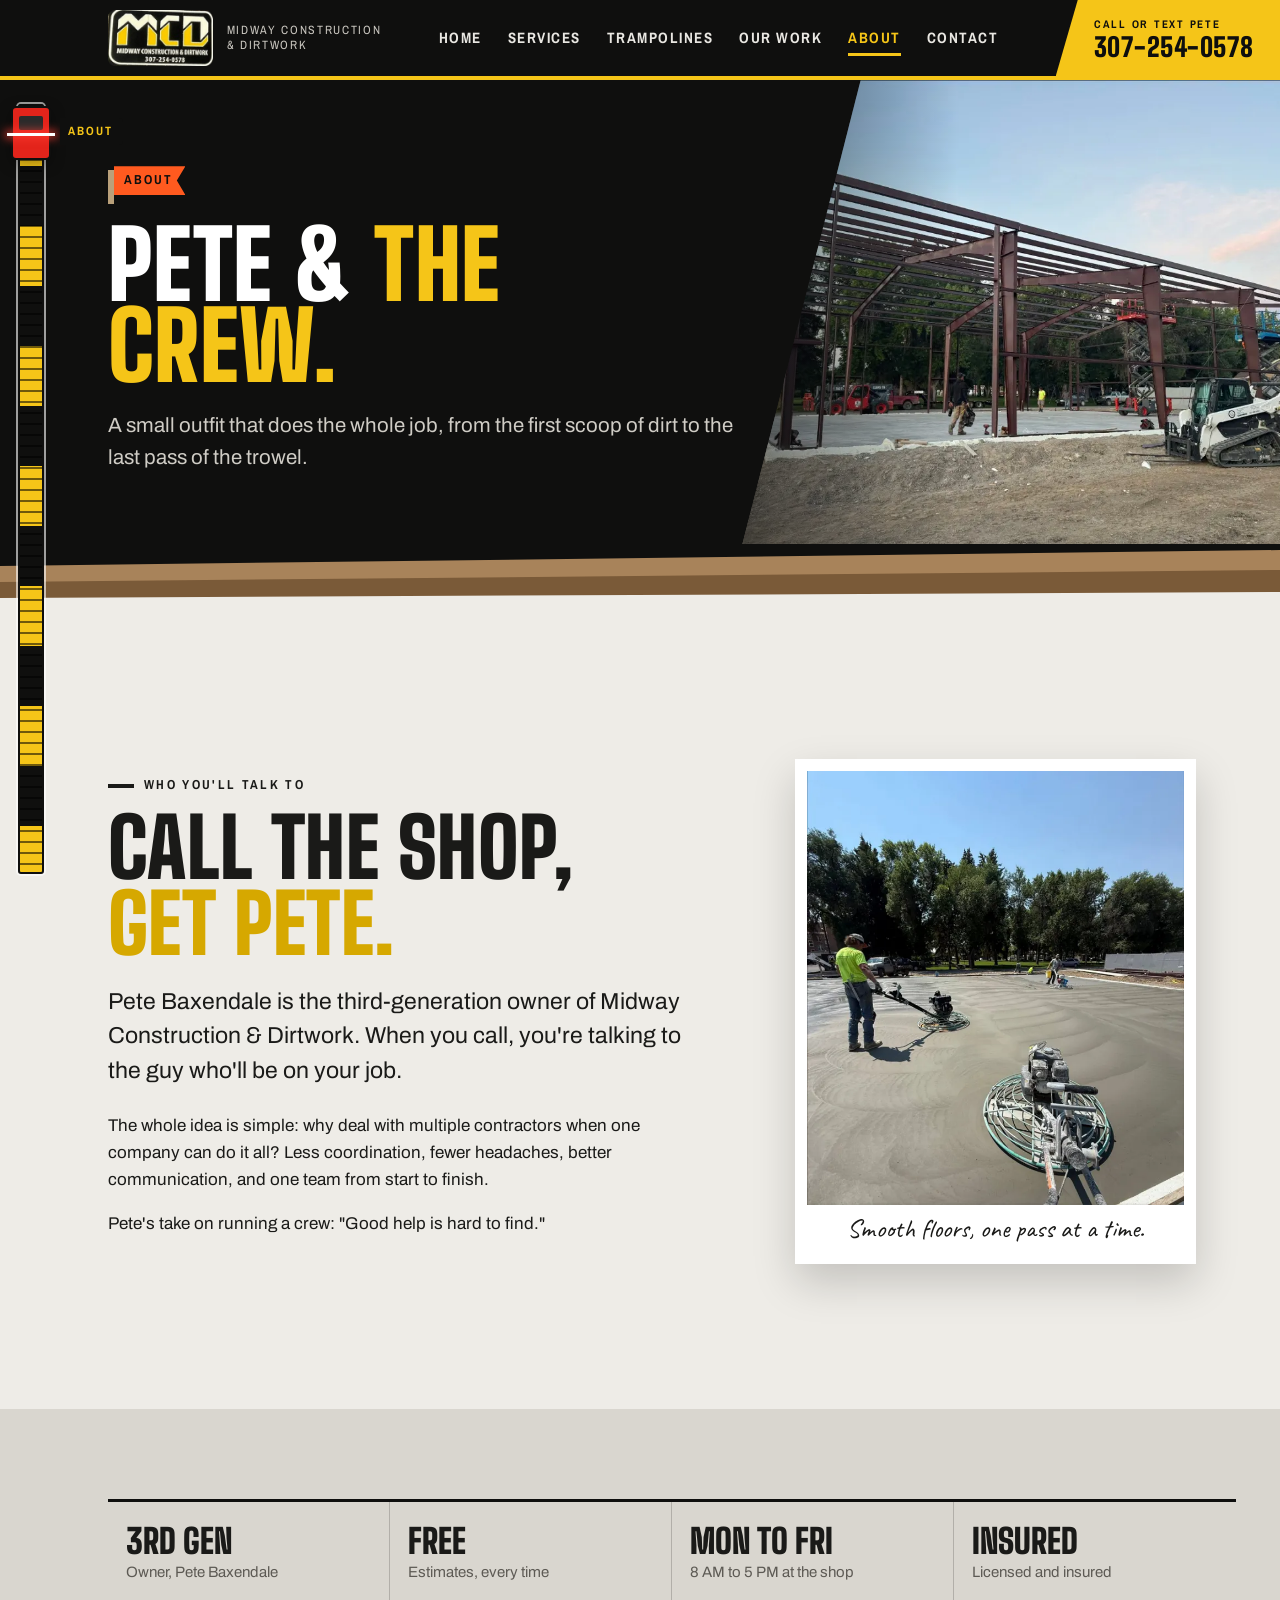
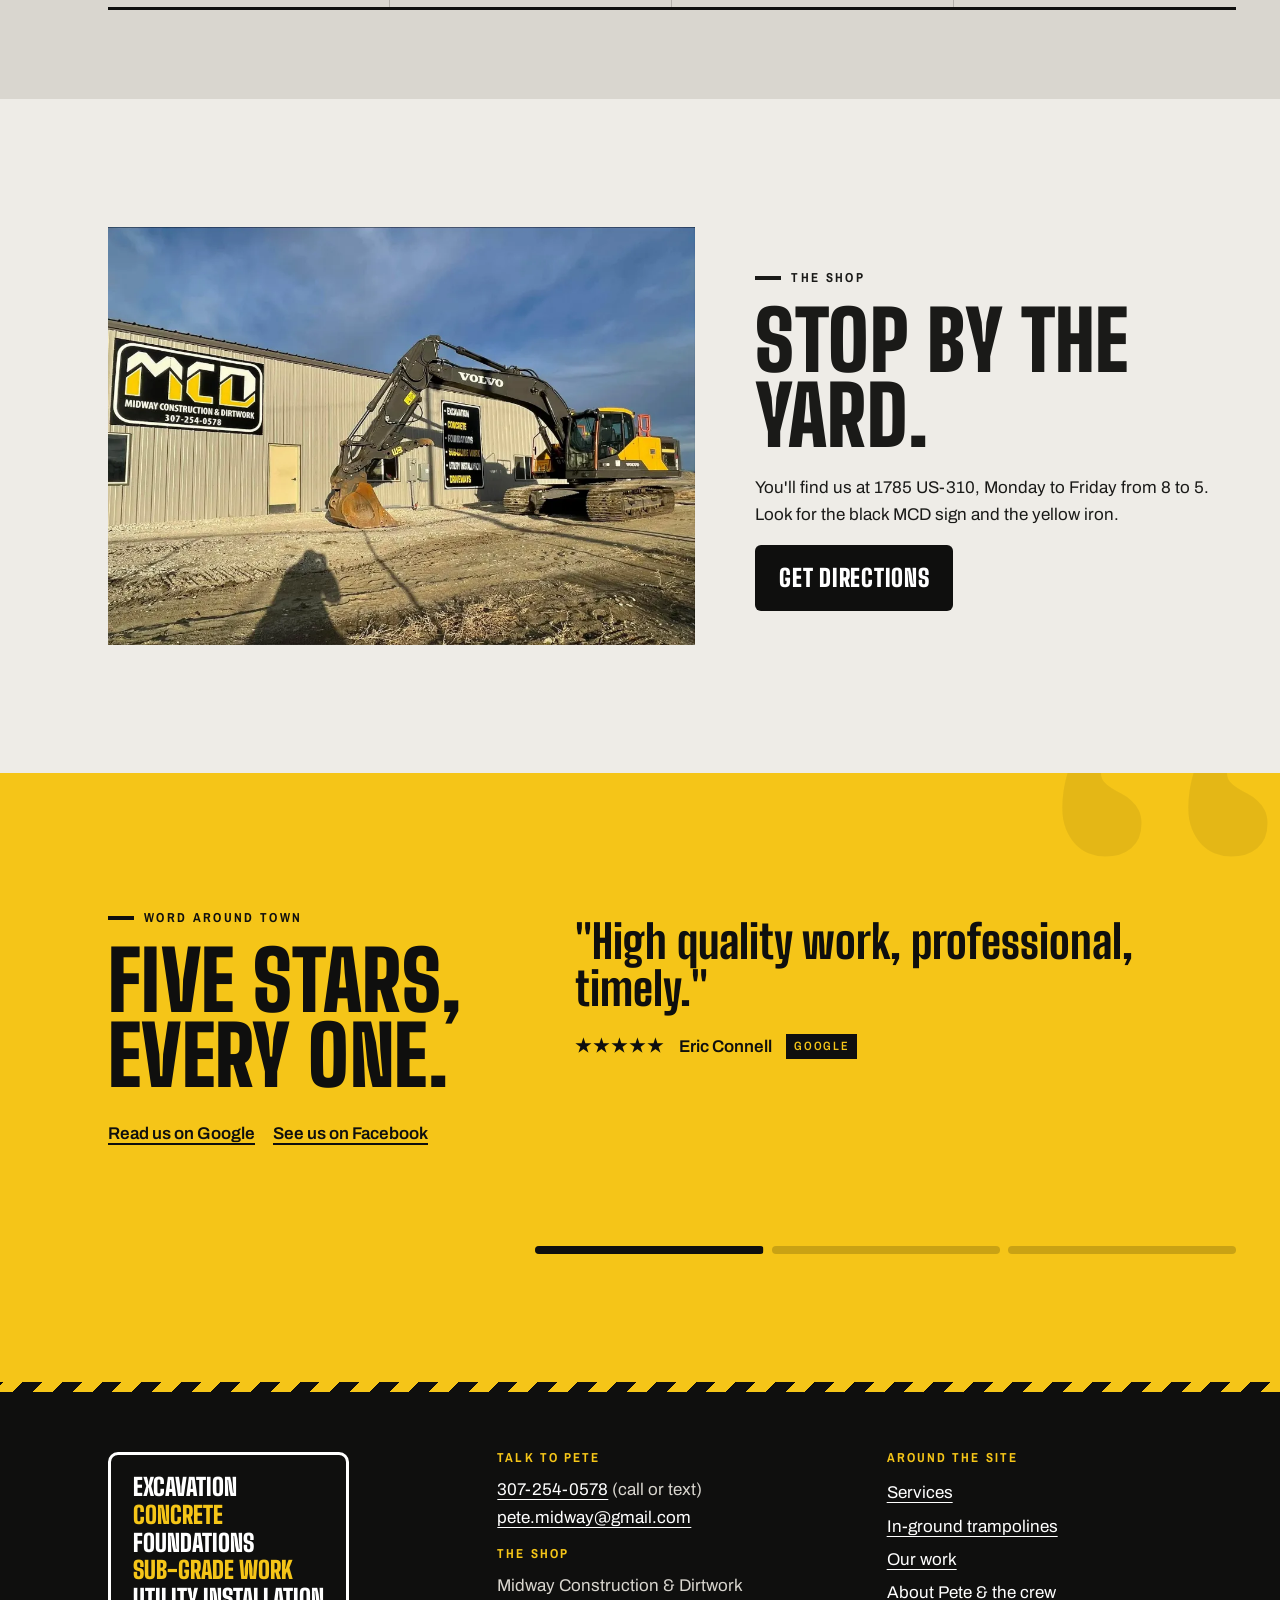
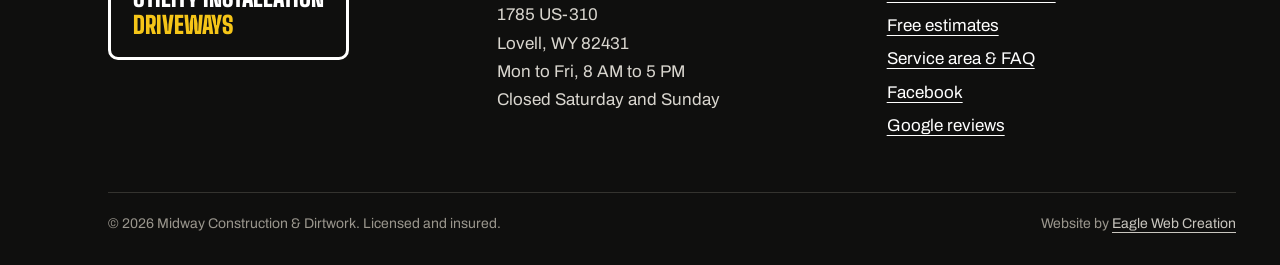
<file: about.html>
<!doctype html>
<html lang="en">
<head>
<meta charset="utf-8">
<meta name="viewport" content="width=device-width, initial-scale=1">
<title>About Pete &amp; the MCD Crew | Midway Construction &amp; Dirtwork</title>
<meta name="description" content="Meet Pete Baxendale, third-generation owner of Midway Construction &amp; Dirtwork, and the crew that handles excavation, concrete and shop builds start to finish.">
<!-- Preview build: keep out of search until Midway approves and the real domain is live -->
<meta name="robots" content="noindex, nofollow">
<link rel="canonical" href="https://midway.eaglewebcreation.com/about">
<meta name="theme-color" content="#0f0f0e">
<meta property="og:type" content="website">
<meta property="og:site_name" content="Midway Construction & Dirtwork">
<meta property="og:title" content="About Pete &amp; the MCD Crew | Midway Construction &amp; Dirtwork">
<meta property="og:description" content="Meet Pete Baxendale, third-generation owner of Midway Construction &amp; Dirtwork, and the crew that handles excavation, concrete and shop builds start to finish.">
<meta property="og:url" content="https://midway.eaglewebcreation.com/about">
<meta property="og:image" content="https://midway.eaglewebcreation.com/images/og-image.jpg">
<meta name="twitter:card" content="summary_large_image">
<link rel="icon" href="/favicon.ico" sizes="any">
<link rel="icon" type="image/png" href="/images/icon-512.png">
<link rel="apple-touch-icon" href="/images/apple-touch-icon.png">
<link rel="preconnect" href="https://fonts.googleapis.com">
<link rel="preconnect" href="https://fonts.gstatic.com" crossorigin>
<link href="https://fonts.googleapis.com/css2?family=Archivo+Narrow:wght@500;600;700&family=Archivo:wght@400;500;600;700&family=Big+Shoulders+Display:wght@700;800;900&family=Caveat:wght@600&display=swap" rel="stylesheet">
<link rel="stylesheet" href="/styles.css?v=3">
<script type="application/ld+json">{"@context": "https://schema.org", "@type": "GeneralContractor", "@id": "https://midway.eaglewebcreation.com/#business", "name": "Midway Construction & Dirtwork", "alternateName": ["MCD", "Midway Construction and Dirt Work"], "url": "https://midway.eaglewebcreation.com/", "logo": "https://midway.eaglewebcreation.com/images/icon-512.png", "image": ["https://midway.eaglewebcreation.com/images/og-image.jpg", "https://midway.eaglewebcreation.com/images/work/shop-volvo.jpg"], "telephone": "+1-307-254-0578", "email": "pete.midway@gmail.com", "priceRange": "Free estimates", "address": {"@type": "PostalAddress", "streetAddress": "1785 US-310", "addressLocality": "Lovell", "addressRegion": "WY", "postalCode": "82431", "addressCountry": "US"}, "openingHoursSpecification": [{"@type": "OpeningHoursSpecification", "dayOfWeek": ["Monday", "Tuesday", "Wednesday", "Thursday", "Friday"], "opens": "08:00", "closes": "17:00"}], "areaServed": [{"@type": "City", "name": "Lovell, WY"}, {"@type": "City", "name": "Cowley, WY"}, {"@type": "City", "name": "Byron, WY"}, {"@type": "City", "name": "Deaver, WY"}, {"@type": "Place", "name": "Big Horn Basin, Wyoming"}], "sameAs": ["https://www.facebook.com/midwayconstructionanddirtwork", "https://www.google.com/maps?cid=5255643676663989121"], "slogan": "One company. Every step.", "hasOfferCatalog": {"@type": "OfferCatalog", "name": "Services", "itemListElement": [{"@type": "Offer", "itemOffered": {"@type": "Service", "name": "Excavation, sub-grade and site prep", "url": "https://midway.eaglewebcreation.com/services#excavation"}}, {"@type": "Offer", "itemOffered": {"@type": "Service", "name": "Utility installation", "url": "https://midway.eaglewebcreation.com/services#utilities"}}, {"@type": "Offer", "itemOffered": {"@type": "Service", "name": "Foundations and concrete", "url": "https://midway.eaglewebcreation.com/services#concrete"}}, {"@type": "Offer", "itemOffered": {"@type": "Service", "name": "Metal and wood shop construction", "url": "https://midway.eaglewebcreation.com/services#shops"}}, {"@type": "Offer", "itemOffered": {"@type": "Service", "name": "Roads and driveways", "url": "https://midway.eaglewebcreation.com/services#roads-driveways"}}, {"@type": "Offer", "itemOffered": {"@type": "Service", "name": "Finish work", "url": "https://midway.eaglewebcreation.com/services#finish-work"}}, {"@type": "Offer", "itemOffered": {"@type": "Service", "name": "In-ground trampoline installation", "url": "https://midway.eaglewebcreation.com/services#trampolines"}}]}}</script>
</head><body class="has-rod">
<a class="skip" href="#main">Skip to content</a>
<div class="hazard-progress" aria-hidden="true"></div>
<div class="rod" aria-hidden="true"><div class="receiver"></div><div class="reading">Ground level</div></div>
<header class="site-header">
  <div class="wrap bar">
    <a class="brand" href="/" aria-label="Midway Construction & Dirtwork home">
      <picture><source srcset="/images/logo-sign.webp" type="image/webp"><img src="/images/logo-sign.png" width="508" height="272" alt="MCD, Midway Construction and Dirtwork"></picture>
      <span class="brand-txt">Midway Construction<br>&amp; Dirtwork</span>
    </a>
    <nav class="nav" id="site-nav" aria-label="Main">
      <ul><li><a href="/">Home</a></li><li><a href="/services">Services</a></li><li><a href="/in-ground-trampolines">Trampolines</a></li><li><a href="/work">Our Work</a></li><li><a href="/about" aria-current="page">About</a></li><li><a href="/contact">Contact</a></li></ul>
      <a class="nav-call" href="tel:+13072540578">Call Pete 307-254-0578</a>
    </nav>
    <button class="menu-btn" aria-expanded="false" aria-controls="site-nav"><span class="bars" aria-hidden="true"><span></span><span></span><span></span></span>Menu</button>
    <a class="call-tag" href="tel:+13072540578"><small>Call or text Pete</small><strong>307-254-0578</strong></a>
  </div>
</header><main id="main">
<section class="page-head" data-stage="About">
  <div class="wrap">
    <div class="stake"><i></i><b>About</b></div>
    <h1>Pete &amp; <span class="y">the crew.</span></h1>
    <p class="lead">A small outfit that does the whole job, from the first scoop of dirt to the last pass of the trowel.</p>
  </div>
  <div class="ph-photo"><picture><source srcset="/images/work/steel-frame.webp" type="image/webp"><img src="/images/work/steel-frame.jpg" width="992" height="706" alt="Steel shop frame on a finished slab" fetchpriority="high"></picture></div>
  <svg class="layers" viewBox="0 0 1200 70" preserveAspectRatio="none" aria-hidden="true">
    <path d="M0 22 L1200 6 L1200 70 L0 70Z" fill="#a8835a"/>
    <path d="M0 38 L1200 26 L1200 70 L0 70Z" fill="#7a5a38"/>
    <path d="M0 54 L1200 48 L1200 70 L0 70Z" fill="#eeece7"/>
  </svg>
</section>
<section class="section" data-stage="Pete" aria-labelledby="ab-h">
  <div class="wrap about-grid">
    <div class="reveal">
      <span class="label">Who you'll talk to</span>
      <h2 id="ab-h" style="margin:14px 0 24px">Call the shop, <span style="color:var(--yellow-deep)">get Pete.</span></h2>
      <p class="big-p">Pete Baxendale is the third-generation owner of Midway Construction &amp; Dirtwork. When you call, you're talking to the guy who'll be on your job.</p>
      <p>The whole idea is simple: why deal with multiple contractors when one company can do it all? Less coordination, fewer headaches, better communication, and one team from start to finish.</p>
      <p>Pete's take on running a crew: "Good help is hard to find."</p>
    </div>
    <figure class="polaroid reveal"><picture><source srcset="/images/work/power-trowel.webp" type="image/webp"><img src="/images/work/power-trowel.jpg" width="684" height="789" alt="Crew power-troweling a big shop floor" loading="lazy" decoding="async"></picture><figcaption>Smooth floors, one pass at a time.</figcaption></figure>
  </div>
</section>
<section class="section tight" data-stage="Quick facts" style="background:var(--concrete)">
  <div class="wrap">
    <div class="facts reveal">
      <div><b>3rd gen</b><span>Owner, Pete Baxendale</span></div>
      <div><b>Free</b><span>Estimates, every time</span></div>
      <div><b>Mon to Fri</b><span>8 AM to 5 PM at the shop</span></div>
      <div><b>Insured</b><span>Licensed and insured</span></div>
    </div>
  </div>
</section>
<section class="section" data-stage="The shop" aria-labelledby="sh-h">
  <div class="wrap about-grid">
    <figure class="reveal" style="margin:0"><picture><source srcset="/images/work/shop-volvo.webp" type="image/webp"><img src="/images/work/shop-volvo.jpg" width="992" height="706" alt="The MCD shop with an excavator parked out front" loading="lazy" decoding="async"></picture></figure>
    <div class="reveal">
      <span class="label">The shop</span>
      <h2 id="sh-h" style="margin:14px 0 20px">Stop by the yard.</h2>
      <p>You'll find us at 1785 US-310, Monday to Friday from 8 to 5. Look for the black MCD sign and the yellow iron.</p>
      <a class="btn" href="https://www.google.com/maps/dir/?api=1&amp;destination=1785+US-310,+Lovell,+WY+82431" rel="noopener">Get directions</a>
    </div>
  </div>
</section>
<section class="section reviews-sec" data-stage="Reviews" aria-labelledby="rv-h">
  <div class="wrap rev-grid">
    <div class="reveal">
      <span class="label">Word around town</span>
      <h2 id="rv-h" style="margin-top:14px">Five stars, every one.</h2>
      <div class="rev-links"><a href="https://www.google.com/maps?cid=5255643676663989121" rel="noopener">Read us on Google</a><a href="https://www.facebook.com/midwayconstructionanddirtwork" rel="noopener">See us on Facebook</a></div>
    </div>
    <div class="reveal">
      <div class="rev-stage"><figure class="rev on"><blockquote class="">"High quality work, professional, timely."</blockquote><figcaption class="who"><span class="stars" aria-label="5 out of 5 stars">★★★★★</span><span>Eric Connell</span><span class="src">Google</span></figcaption></figure><figure class="rev"><blockquote class="">"The owner stopped and helped us get our truck going, stand up guy."</blockquote><figcaption class="who"><span class="stars" aria-label="5 out of 5 stars">★★★★★</span><span>Mark Bonawitz</span><span class="src">Google</span></figcaption></figure><figure class="rev"><blockquote class="long">"The team did an excellent job making the entire process easy and convenient. They were courteous, responsive, and willing to explain everything whenever I had questions... I would gladly recommend their services to anyone looking for a reliable and professional team."</blockquote><figcaption class="who"><span class="stars" aria-label="5 out of 5 stars">★★★★★</span><span>Anthony Martinez</span><span class="src">Facebook</span></figcaption></figure></div>
      <div class="rev-nav"><button aria-label="Review 1"><span></span></button><button aria-label="Review 2"><span></span></button><button aria-label="Review 3"><span></span></button></div>
    </div>
  </div>
</section>
</main><footer class="site-footer" data-stage="Contact">
  <div class="wrap">
    <div class="f-grid">
      <div>
        <div class="f-sign"><ul>
          <li>Excavation</li><li>Concrete</li><li>Foundations</li><li>Sub-grade work</li><li>Utility installation</li><li>Driveways</li>
        </ul></div>
      </div>
      <div>
        <h4>Talk to Pete</h4>
        <p><a href="tel:+13072540578">307-254-0578</a> (call or text)<br><a href="mailto:pete.midway@gmail.com">pete.midway@gmail.com</a></p>
        <h4>The shop</h4>
        <address>Midway Construction & Dirtwork<br>1785 US-310<br>Lovell, WY 82431</address>
        <p>Mon to Fri, 8 AM to 5 PM<br>Closed Saturday and Sunday</p>
      </div>
      <div>
        <h4>Around the site</h4>
        <ul class="f-links">
          <li><a href="/services">Services</a></li>
          <li><a href="/in-ground-trampolines">In-ground trampolines</a></li>
          <li><a href="/work">Our work</a></li>
          <li><a href="/about">About Pete &amp; the crew</a></li>
          <li><a href="/contact">Free estimates</a></li>
          <li><a href="/faq">Service area &amp; FAQ</a></li>
          <li><a href="https://www.facebook.com/midwayconstructionanddirtwork" rel="noopener">Facebook</a></li>
          <li><a href="https://www.google.com/maps?cid=5255643676663989121" rel="noopener">Google reviews</a></li>
        </ul>
      </div>
    </div>
    <div class="f-bottom">
      <span>&copy; <span class="yr">2026</span> Midway Construction & Dirtwork. Licensed and insured.</span>
      <span>Website by <a href="https://eaglewebcreation.com">Eagle Web Creation</a></span>
    </div>
  </div>
</footer>
<div class="dial">
  <div class="opts" id="dial-opts">
    <a href="tel:+13072540578">Call Pete</a>
    <a href="sms:+13072540578">Text Pete</a>
    <a href="/contact#estimate">Free estimate</a>
  </div>
  <button aria-expanded="false" aria-controls="dial-opts" aria-label="Contact options"><svg viewBox="0 0 24 24" aria-hidden="true" width="26" height="26"><path fill="currentColor" d="M6.6 10.8a15.1 15.1 0 0 0 6.6 6.6l2.2-2.2a1 1 0 0 1 1-.25 11.4 11.4 0 0 0 3.6.57 1 1 0 0 1 1 1V20a1 1 0 0 1-1 1A17 17 0 0 1 3 4a1 1 0 0 1 1-1h3.5a1 1 0 0 1 1 1c0 1.25.2 2.45.57 3.57a1 1 0 0 1-.25 1z"/></svg></button>
</div>
<script src="/site.js?v=3" defer></script>
</body>
</html>
</file>
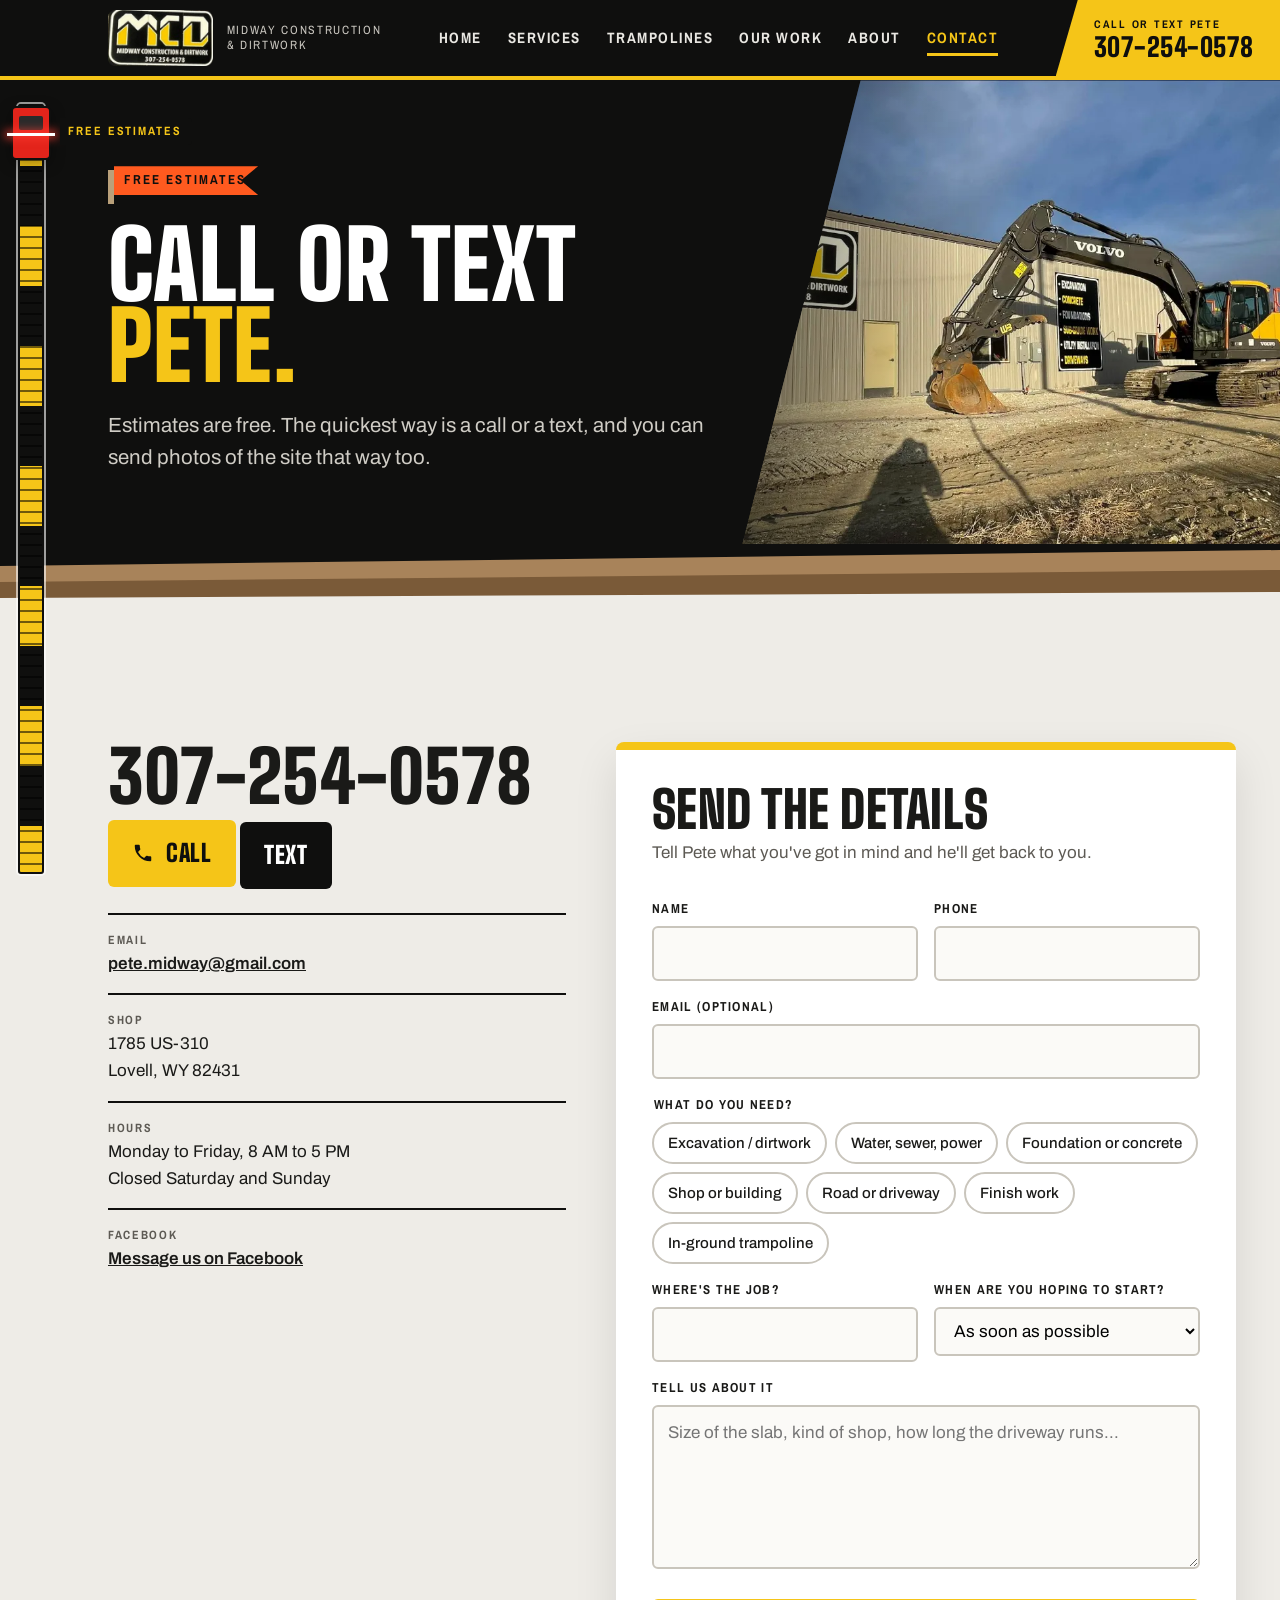
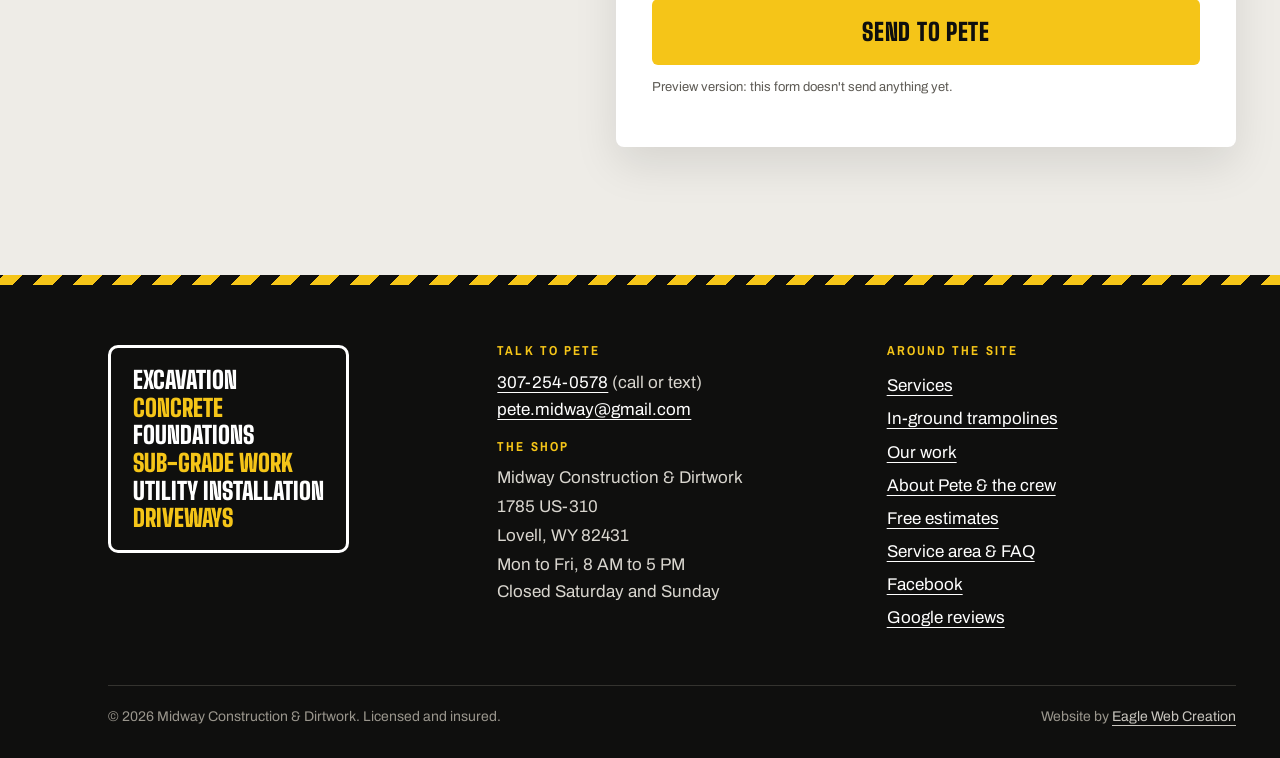
<file: contact.html>
<!doctype html>
<html lang="en">
<head>
<meta charset="utf-8">
<meta name="viewport" content="width=device-width, initial-scale=1">
<title>Free Estimates: Call or Text Pete | Midway Construction &amp; Dirtwork</title>
<meta name="description" content="Get a free estimate on excavation, concrete, utilities, shop builds, driveways or an in-ground trampoline. Call or text Pete at 307-254-0578.">
<!-- Preview build: keep out of search until Midway approves and the real domain is live -->
<meta name="robots" content="noindex, nofollow">
<link rel="canonical" href="https://midway.eaglewebcreation.com/contact">
<meta name="theme-color" content="#0f0f0e">
<meta property="og:type" content="website">
<meta property="og:site_name" content="Midway Construction & Dirtwork">
<meta property="og:title" content="Free Estimates: Call or Text Pete | Midway Construction &amp; Dirtwork">
<meta property="og:description" content="Get a free estimate on excavation, concrete, utilities, shop builds, driveways or an in-ground trampoline. Call or text Pete at 307-254-0578.">
<meta property="og:url" content="https://midway.eaglewebcreation.com/contact">
<meta property="og:image" content="https://midway.eaglewebcreation.com/images/og-image.jpg">
<meta name="twitter:card" content="summary_large_image">
<link rel="icon" href="/favicon.ico" sizes="any">
<link rel="icon" type="image/png" href="/images/icon-512.png">
<link rel="apple-touch-icon" href="/images/apple-touch-icon.png">
<link rel="preconnect" href="https://fonts.googleapis.com">
<link rel="preconnect" href="https://fonts.gstatic.com" crossorigin>
<link href="https://fonts.googleapis.com/css2?family=Archivo+Narrow:wght@500;600;700&family=Archivo:wght@400;500;600;700&family=Big+Shoulders+Display:wght@700;800;900&family=Caveat:wght@600&display=swap" rel="stylesheet">
<link rel="stylesheet" href="/styles.css?v=3">
<script type="application/ld+json">{"@context": "https://schema.org", "@type": "GeneralContractor", "@id": "https://midway.eaglewebcreation.com/#business", "name": "Midway Construction & Dirtwork", "alternateName": ["MCD", "Midway Construction and Dirt Work"], "url": "https://midway.eaglewebcreation.com/", "logo": "https://midway.eaglewebcreation.com/images/icon-512.png", "image": ["https://midway.eaglewebcreation.com/images/og-image.jpg", "https://midway.eaglewebcreation.com/images/work/shop-volvo.jpg"], "telephone": "+1-307-254-0578", "email": "pete.midway@gmail.com", "priceRange": "Free estimates", "address": {"@type": "PostalAddress", "streetAddress": "1785 US-310", "addressLocality": "Lovell", "addressRegion": "WY", "postalCode": "82431", "addressCountry": "US"}, "openingHoursSpecification": [{"@type": "OpeningHoursSpecification", "dayOfWeek": ["Monday", "Tuesday", "Wednesday", "Thursday", "Friday"], "opens": "08:00", "closes": "17:00"}], "areaServed": [{"@type": "City", "name": "Lovell, WY"}, {"@type": "City", "name": "Cowley, WY"}, {"@type": "City", "name": "Byron, WY"}, {"@type": "City", "name": "Deaver, WY"}, {"@type": "Place", "name": "Big Horn Basin, Wyoming"}], "sameAs": ["https://www.facebook.com/midwayconstructionanddirtwork", "https://www.google.com/maps?cid=5255643676663989121"], "slogan": "One company. Every step.", "hasOfferCatalog": {"@type": "OfferCatalog", "name": "Services", "itemListElement": [{"@type": "Offer", "itemOffered": {"@type": "Service", "name": "Excavation, sub-grade and site prep", "url": "https://midway.eaglewebcreation.com/services#excavation"}}, {"@type": "Offer", "itemOffered": {"@type": "Service", "name": "Utility installation", "url": "https://midway.eaglewebcreation.com/services#utilities"}}, {"@type": "Offer", "itemOffered": {"@type": "Service", "name": "Foundations and concrete", "url": "https://midway.eaglewebcreation.com/services#concrete"}}, {"@type": "Offer", "itemOffered": {"@type": "Service", "name": "Metal and wood shop construction", "url": "https://midway.eaglewebcreation.com/services#shops"}}, {"@type": "Offer", "itemOffered": {"@type": "Service", "name": "Roads and driveways", "url": "https://midway.eaglewebcreation.com/services#roads-driveways"}}, {"@type": "Offer", "itemOffered": {"@type": "Service", "name": "Finish work", "url": "https://midway.eaglewebcreation.com/services#finish-work"}}, {"@type": "Offer", "itemOffered": {"@type": "Service", "name": "In-ground trampoline installation", "url": "https://midway.eaglewebcreation.com/services#trampolines"}}]}}</script>
</head><body class="has-rod">
<a class="skip" href="#main">Skip to content</a>
<div class="hazard-progress" aria-hidden="true"></div>
<div class="rod" aria-hidden="true"><div class="receiver"></div><div class="reading">Ground level</div></div>
<header class="site-header">
  <div class="wrap bar">
    <a class="brand" href="/" aria-label="Midway Construction & Dirtwork home">
      <picture><source srcset="/images/logo-sign.webp" type="image/webp"><img src="/images/logo-sign.png" width="508" height="272" alt="MCD, Midway Construction and Dirtwork"></picture>
      <span class="brand-txt">Midway Construction<br>&amp; Dirtwork</span>
    </a>
    <nav class="nav" id="site-nav" aria-label="Main">
      <ul><li><a href="/">Home</a></li><li><a href="/services">Services</a></li><li><a href="/in-ground-trampolines">Trampolines</a></li><li><a href="/work">Our Work</a></li><li><a href="/about">About</a></li><li><a href="/contact" aria-current="page">Contact</a></li></ul>
      <a class="nav-call" href="tel:+13072540578">Call Pete 307-254-0578</a>
    </nav>
    <button class="menu-btn" aria-expanded="false" aria-controls="site-nav"><span class="bars" aria-hidden="true"><span></span><span></span><span></span></span>Menu</button>
    <a class="call-tag" href="tel:+13072540578"><small>Call or text Pete</small><strong>307-254-0578</strong></a>
  </div>
</header><main id="main">
<section class="page-head" data-stage="Free estimates">
  <div class="wrap">
    <div class="stake"><i></i><b>Free estimates</b></div>
    <h1>Call or text <span class="y">Pete.</span></h1>
    <p class="lead">Estimates are free. The quickest way is a call or a text, and you can send photos of the site that way too.</p>
  </div>
  <div class="ph-photo"><picture><source srcset="/images/work/shop-volvo.webp" type="image/webp"><img src="/images/work/shop-volvo.jpg" width="992" height="706" alt="The MCD shop with an excavator out front" fetchpriority="high"></picture></div>
  <svg class="layers" viewBox="0 0 1200 70" preserveAspectRatio="none" aria-hidden="true">
    <path d="M0 22 L1200 6 L1200 70 L0 70Z" fill="#a8835a"/>
    <path d="M0 38 L1200 26 L1200 70 L0 70Z" fill="#7a5a38"/>
    <path d="M0 54 L1200 48 L1200 70 L0 70Z" fill="#eeece7"/>
  </svg>
</section>
<section class="section" data-stage="Estimate">
  <div class="wrap contact-grid">
    <div class="direct reveal">
      <a class="big" href="tel:+13072540578">307-254-0578</a>
      <p style="margin:10px 0 24px"><a class="btn yellow" href="tel:+13072540578"><svg viewBox="0 0 24 24" aria-hidden="true" width="26" height="26"><path fill="currentColor" d="M6.6 10.8a15.1 15.1 0 0 0 6.6 6.6l2.2-2.2a1 1 0 0 1 1-.25 11.4 11.4 0 0 0 3.6.57 1 1 0 0 1 1 1V20a1 1 0 0 1-1 1A17 17 0 0 1 3 4a1 1 0 0 1 1-1h3.5a1 1 0 0 1 1 1c0 1.25.2 2.45.57 3.57a1 1 0 0 1-.25 1z"/></svg> Call</a> <a class="btn" href="sms:+13072540578">Text</a></p>
      <div class="row"><small>Email</small><a href="mailto:pete.midway@gmail.com">pete.midway@gmail.com</a></div>
      <div class="row"><small>Shop</small>1785 US-310<br>Lovell, WY 82431</div>
      <div class="row"><small>Hours</small>Monday to Friday, 8 AM to 5 PM<br>Closed Saturday and Sunday</div>
      <div class="row"><small>Facebook</small><a href="https://www.facebook.com/midwayconstructionanddirtwork" rel="noopener">Message us on Facebook</a></div>
    </div>
    <div class="form reveal" id="estimate">
      <h2>Send the details</h2>
      <p style="color:var(--muted)">Tell Pete what you've got in mind and he'll get back to you.</p>
      <form id="estimate-form" action="#" method="get" novalidate>
        <div class="two">
          <div class="field"><label for="f-name">Name</label><input id="f-name" name="name" type="text" autocomplete="name" required></div>
          <div class="field"><label for="f-phone">Phone</label><input id="f-phone" name="phone" type="tel" autocomplete="tel" required></div>
        </div>
        <div class="field"><label for="f-email">Email (optional)</label><input id="f-email" name="email" type="email" autocomplete="email"></div>
        <fieldset class="field"><legend>What do you need?</legend><div class="chips"><label><input type="checkbox" name="needs" value="excavation"><span>Excavation / dirtwork</span></label><label><input type="checkbox" name="needs" value="utilities"><span>Water, sewer, power</span></label><label><input type="checkbox" name="needs" value="concrete"><span>Foundation or concrete</span></label><label><input type="checkbox" name="needs" value="shop"><span>Shop or building</span></label><label><input type="checkbox" name="needs" value="driveway"><span>Road or driveway</span></label><label><input type="checkbox" name="needs" value="finish"><span>Finish work</span></label><label><input type="checkbox" name="needs" value="trampoline"><span>In-ground trampoline</span></label></div></fieldset>
        <div class="two">
          <div class="field"><label for="f-where">Where's the job?</label><input id="f-where" name="where" type="text" autocomplete="street-address"></div>
          <div class="field"><label for="f-when">When are you hoping to start?</label>
            <select id="f-when" name="when"><option>As soon as possible</option><option>In the next month or two</option><option>This spring</option><option>Just getting a price</option></select></div>
        </div>
        <div class="field"><label for="f-msg">Tell us about it</label><textarea id="f-msg" name="message" rows="5" placeholder="Size of the slab, kind of shop, how long the driveway runs..."></textarea></div>
        <button class="btn yellow" type="submit">Send to Pete</button>
        <p class="preview-flag">Preview version: this form doesn't send anything yet.</p>
      </form>
      <div class="notice" tabindex="-1" role="status">This is a preview, so the form doesn't send yet. Call or text Pete at <a href="tel:+13072540578">307-254-0578</a>.</div>
    </div>
  </div>
</section>
</main><footer class="site-footer" data-stage="Contact">
  <div class="wrap">
    <div class="f-grid">
      <div>
        <div class="f-sign"><ul>
          <li>Excavation</li><li>Concrete</li><li>Foundations</li><li>Sub-grade work</li><li>Utility installation</li><li>Driveways</li>
        </ul></div>
      </div>
      <div>
        <h4>Talk to Pete</h4>
        <p><a href="tel:+13072540578">307-254-0578</a> (call or text)<br><a href="mailto:pete.midway@gmail.com">pete.midway@gmail.com</a></p>
        <h4>The shop</h4>
        <address>Midway Construction & Dirtwork<br>1785 US-310<br>Lovell, WY 82431</address>
        <p>Mon to Fri, 8 AM to 5 PM<br>Closed Saturday and Sunday</p>
      </div>
      <div>
        <h4>Around the site</h4>
        <ul class="f-links">
          <li><a href="/services">Services</a></li>
          <li><a href="/in-ground-trampolines">In-ground trampolines</a></li>
          <li><a href="/work">Our work</a></li>
          <li><a href="/about">About Pete &amp; the crew</a></li>
          <li><a href="/contact">Free estimates</a></li>
          <li><a href="/faq">Service area &amp; FAQ</a></li>
          <li><a href="https://www.facebook.com/midwayconstructionanddirtwork" rel="noopener">Facebook</a></li>
          <li><a href="https://www.google.com/maps?cid=5255643676663989121" rel="noopener">Google reviews</a></li>
        </ul>
      </div>
    </div>
    <div class="f-bottom">
      <span>&copy; <span class="yr">2026</span> Midway Construction & Dirtwork. Licensed and insured.</span>
      <span>Website by <a href="https://eaglewebcreation.com">Eagle Web Creation</a></span>
    </div>
  </div>
</footer>
<div class="dial">
  <div class="opts" id="dial-opts">
    <a href="tel:+13072540578">Call Pete</a>
    <a href="sms:+13072540578">Text Pete</a>
    <a href="/contact#estimate">Free estimate</a>
  </div>
  <button aria-expanded="false" aria-controls="dial-opts" aria-label="Contact options"><svg viewBox="0 0 24 24" aria-hidden="true" width="26" height="26"><path fill="currentColor" d="M6.6 10.8a15.1 15.1 0 0 0 6.6 6.6l2.2-2.2a1 1 0 0 1 1-.25 11.4 11.4 0 0 0 3.6.57 1 1 0 0 1 1 1V20a1 1 0 0 1-1 1A17 17 0 0 1 3 4a1 1 0 0 1 1-1h3.5a1 1 0 0 1 1 1c0 1.25.2 2.45.57 3.57a1 1 0 0 1-.25 1z"/></svg></button>
</div>
<script src="/site.js?v=3" defer></script>
</body>
</html>
</file>
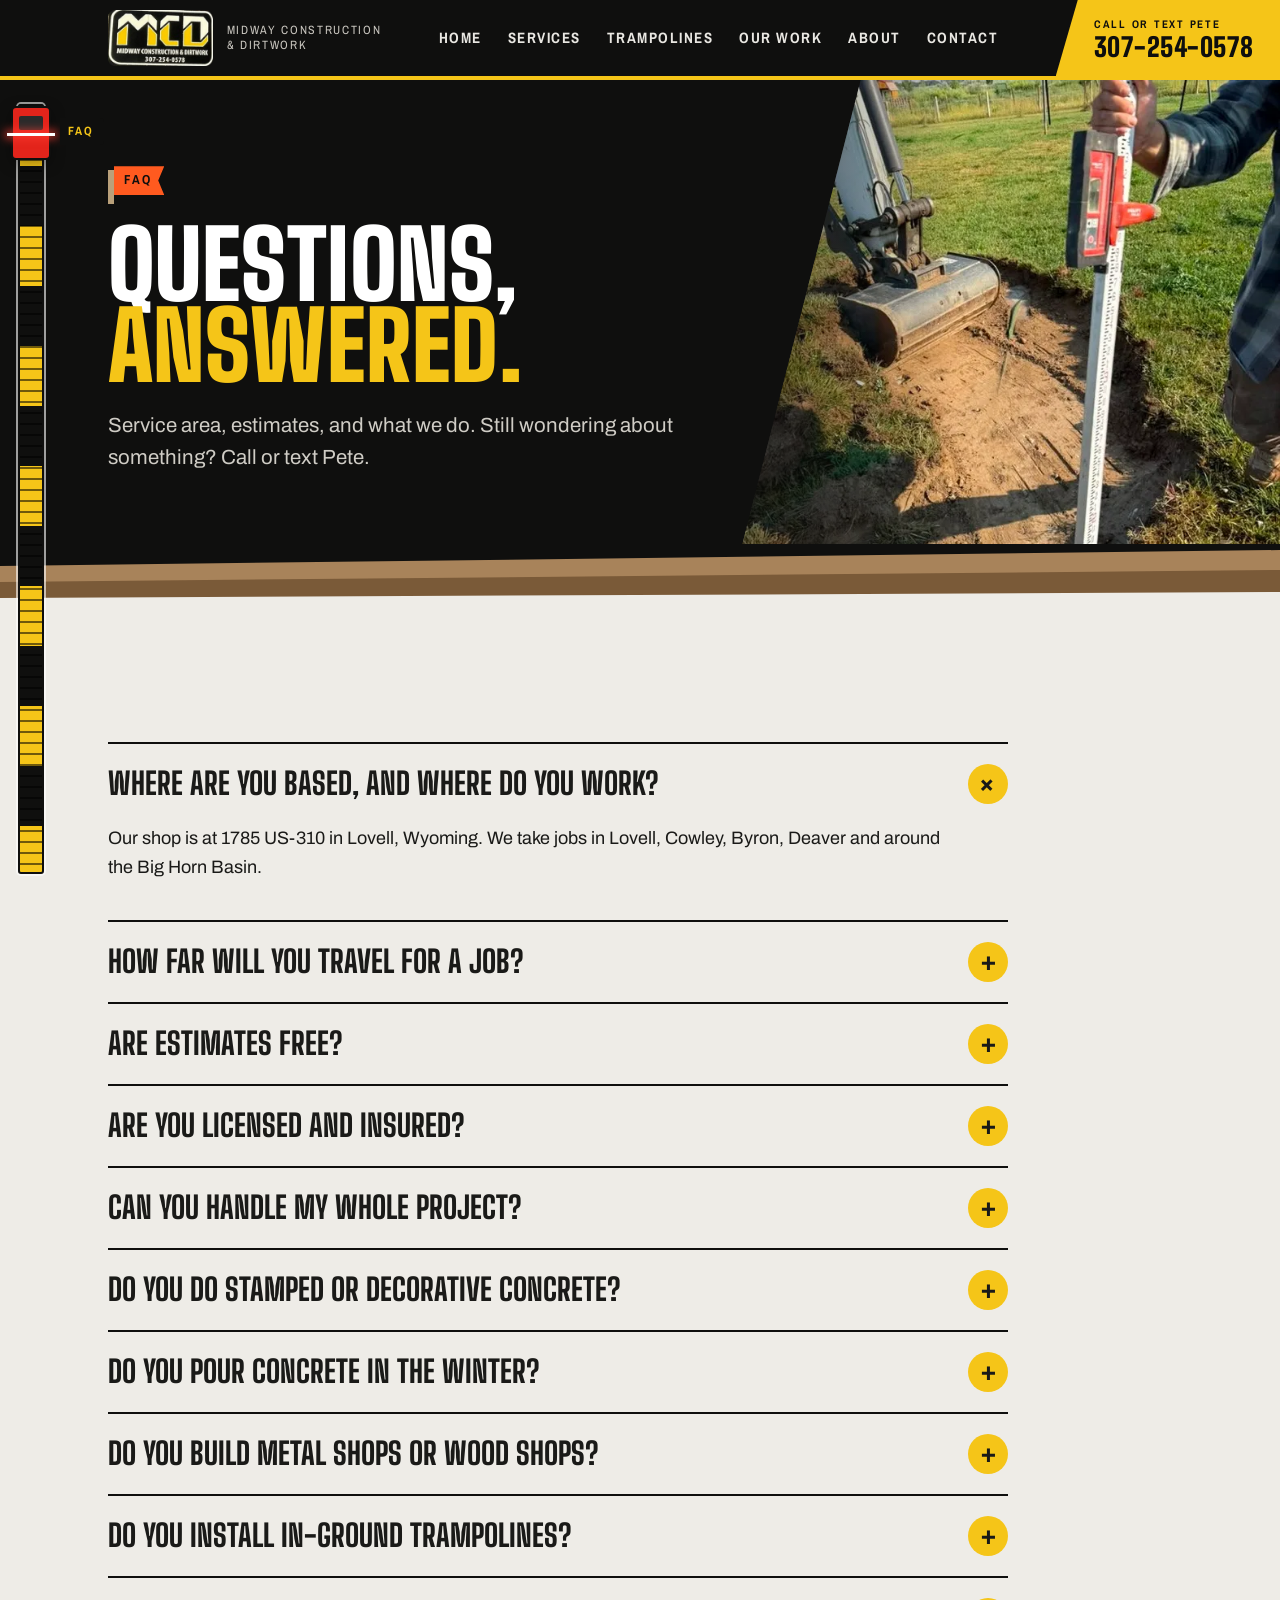
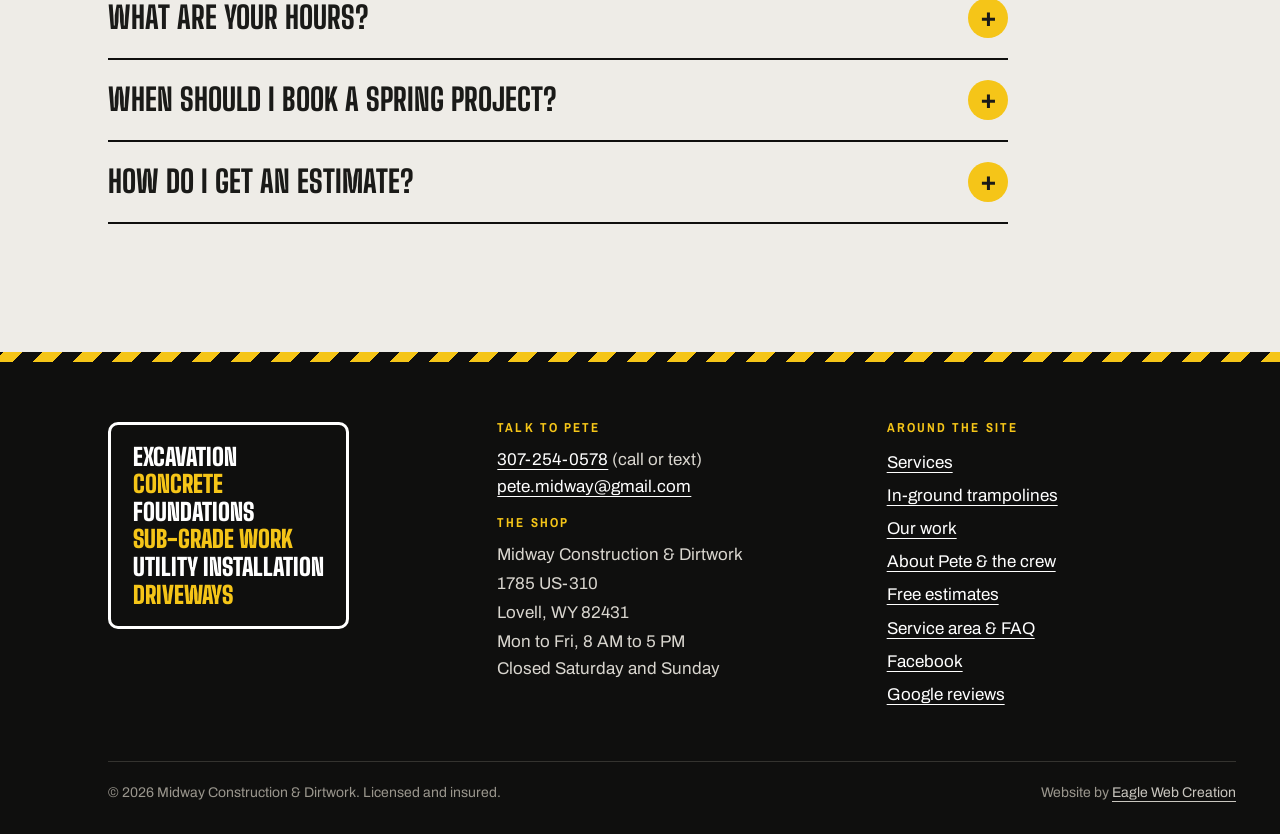
<file: faq.html>
<!doctype html>
<html lang="en">
<head>
<meta charset="utf-8">
<meta name="viewport" content="width=device-width, initial-scale=1">
<title>FAQ &amp; Service Area | Midway Construction &amp; Dirtwork</title>
<meta name="description" content="Answers about our service area, free estimates, licensing, winter pours, shop builds, stamped concrete and in-ground trampolines.">
<!-- Preview build: keep out of search until Midway approves and the real domain is live -->
<meta name="robots" content="noindex, nofollow">
<link rel="canonical" href="https://midway.eaglewebcreation.com/faq">
<meta name="theme-color" content="#0f0f0e">
<meta property="og:type" content="website">
<meta property="og:site_name" content="Midway Construction & Dirtwork">
<meta property="og:title" content="FAQ &amp; Service Area | Midway Construction &amp; Dirtwork">
<meta property="og:description" content="Answers about our service area, free estimates, licensing, winter pours, shop builds, stamped concrete and in-ground trampolines.">
<meta property="og:url" content="https://midway.eaglewebcreation.com/faq">
<meta property="og:image" content="https://midway.eaglewebcreation.com/images/og-image.jpg">
<meta name="twitter:card" content="summary_large_image">
<link rel="icon" href="/favicon.ico" sizes="any">
<link rel="icon" type="image/png" href="/images/icon-512.png">
<link rel="apple-touch-icon" href="/images/apple-touch-icon.png">
<link rel="preconnect" href="https://fonts.googleapis.com">
<link rel="preconnect" href="https://fonts.gstatic.com" crossorigin>
<link href="https://fonts.googleapis.com/css2?family=Archivo+Narrow:wght@500;600;700&family=Archivo:wght@400;500;600;700&family=Big+Shoulders+Display:wght@700;800;900&family=Caveat:wght@600&display=swap" rel="stylesheet">
<link rel="stylesheet" href="/styles.css?v=3">
<script type="application/ld+json">{"@context": "https://schema.org", "@type": "GeneralContractor", "@id": "https://midway.eaglewebcreation.com/#business", "name": "Midway Construction & Dirtwork", "alternateName": ["MCD", "Midway Construction and Dirt Work"], "url": "https://midway.eaglewebcreation.com/", "logo": "https://midway.eaglewebcreation.com/images/icon-512.png", "image": ["https://midway.eaglewebcreation.com/images/og-image.jpg", "https://midway.eaglewebcreation.com/images/work/shop-volvo.jpg"], "telephone": "+1-307-254-0578", "email": "pete.midway@gmail.com", "priceRange": "Free estimates", "address": {"@type": "PostalAddress", "streetAddress": "1785 US-310", "addressLocality": "Lovell", "addressRegion": "WY", "postalCode": "82431", "addressCountry": "US"}, "openingHoursSpecification": [{"@type": "OpeningHoursSpecification", "dayOfWeek": ["Monday", "Tuesday", "Wednesday", "Thursday", "Friday"], "opens": "08:00", "closes": "17:00"}], "areaServed": [{"@type": "City", "name": "Lovell, WY"}, {"@type": "City", "name": "Cowley, WY"}, {"@type": "City", "name": "Byron, WY"}, {"@type": "City", "name": "Deaver, WY"}, {"@type": "Place", "name": "Big Horn Basin, Wyoming"}], "sameAs": ["https://www.facebook.com/midwayconstructionanddirtwork", "https://www.google.com/maps?cid=5255643676663989121"], "slogan": "One company. Every step.", "hasOfferCatalog": {"@type": "OfferCatalog", "name": "Services", "itemListElement": [{"@type": "Offer", "itemOffered": {"@type": "Service", "name": "Excavation, sub-grade and site prep", "url": "https://midway.eaglewebcreation.com/services#excavation"}}, {"@type": "Offer", "itemOffered": {"@type": "Service", "name": "Utility installation", "url": "https://midway.eaglewebcreation.com/services#utilities"}}, {"@type": "Offer", "itemOffered": {"@type": "Service", "name": "Foundations and concrete", "url": "https://midway.eaglewebcreation.com/services#concrete"}}, {"@type": "Offer", "itemOffered": {"@type": "Service", "name": "Metal and wood shop construction", "url": "https://midway.eaglewebcreation.com/services#shops"}}, {"@type": "Offer", "itemOffered": {"@type": "Service", "name": "Roads and driveways", "url": "https://midway.eaglewebcreation.com/services#roads-driveways"}}, {"@type": "Offer", "itemOffered": {"@type": "Service", "name": "Finish work", "url": "https://midway.eaglewebcreation.com/services#finish-work"}}, {"@type": "Offer", "itemOffered": {"@type": "Service", "name": "In-ground trampoline installation", "url": "https://midway.eaglewebcreation.com/services#trampolines"}}]}}</script>
<script type="application/ld+json">{"@context": "https://schema.org", "@type": "FAQPage", "mainEntity": [{"@type": "Question", "name": "Where are you based, and where do you work?", "acceptedAnswer": {"@type": "Answer", "text": "Our shop is at 1785 US-310 in Lovell, Wyoming. We take jobs in Lovell, Cowley, Byron, Deaver and around the Big Horn Basin."}}, {"@type": "Question", "name": "How far will you travel for a job?", "acceptedAnswer": {"@type": "Answer", "text": "It depends on the job. Call or text Pete at 307-254-0578 with the location and he'll tell you straight whether it's a fit."}}, {"@type": "Question", "name": "Are estimates free?", "acceptedAnswer": {"@type": "Answer", "text": "Yes. Estimates are free."}}, {"@type": "Question", "name": "Are you licensed and insured?", "acceptedAnswer": {"@type": "Answer", "text": "Yes, Midway Construction & Dirtwork is licensed and insured."}}, {"@type": "Question", "name": "Can you handle my whole project?", "acceptedAnswer": {"@type": "Answer", "text": "That's the point of us. Excavation and sub-grade, water, sewer and power lines, foundations and concrete, the shop itself, the driveway and the finish work, all with one crew."}}, {"@type": "Question", "name": "Do you do stamped or decorative concrete?", "acceptedAnswer": {"@type": "Answer", "text": "Yes, including raised stamped patios."}}, {"@type": "Question", "name": "Do you pour concrete in the winter?", "acceptedAnswer": {"@type": "Answer", "text": "We have poured in the cold and after dark when a job called for it. Pete will tell you what makes sense for your timing."}}, {"@type": "Question", "name": "Do you build metal shops or wood shops?", "acceptedAnswer": {"@type": "Answer", "text": "Both, start to finish: foundation, building, electrical, insulation, heating and more."}}, {"@type": "Question", "name": "Do you install in-ground trampolines?", "acceptedAnswer": {"@type": "Answer", "text": "Yes. We dig the hole, set the retaining wall and install the trampoline level with the lawn. See how it goes."}}, {"@type": "Question", "name": "What are your hours?", "acceptedAnswer": {"@type": "Answer", "text": "Monday to Friday, 8 AM to 5 PM. Closed Saturday and Sunday."}}, {"@type": "Question", "name": "When should I book a spring project?", "acceptedAnswer": {"@type": "Answer", "text": "The sooner the better. Call or text Pete at 307-254-0578 to get on the schedule."}}, {"@type": "Question", "name": "How do I get an estimate?", "acceptedAnswer": {"@type": "Answer", "text": "Call or text 307-254-0578, email pete.midway@gmail.com, or send the details."}}]}</script>
</head><body class="has-rod">
<a class="skip" href="#main">Skip to content</a>
<div class="hazard-progress" aria-hidden="true"></div>
<div class="rod" aria-hidden="true"><div class="receiver"></div><div class="reading">Ground level</div></div>
<header class="site-header">
  <div class="wrap bar">
    <a class="brand" href="/" aria-label="Midway Construction & Dirtwork home">
      <picture><source srcset="/images/logo-sign.webp" type="image/webp"><img src="/images/logo-sign.png" width="508" height="272" alt="MCD, Midway Construction and Dirtwork"></picture>
      <span class="brand-txt">Midway Construction<br>&amp; Dirtwork</span>
    </a>
    <nav class="nav" id="site-nav" aria-label="Main">
      <ul><li><a href="/">Home</a></li><li><a href="/services">Services</a></li><li><a href="/in-ground-trampolines">Trampolines</a></li><li><a href="/work">Our Work</a></li><li><a href="/about">About</a></li><li><a href="/contact">Contact</a></li></ul>
      <a class="nav-call" href="tel:+13072540578">Call Pete 307-254-0578</a>
    </nav>
    <button class="menu-btn" aria-expanded="false" aria-controls="site-nav"><span class="bars" aria-hidden="true"><span></span><span></span><span></span></span>Menu</button>
    <a class="call-tag" href="tel:+13072540578"><small>Call or text Pete</small><strong>307-254-0578</strong></a>
  </div>
</header><main id="main">
<section class="page-head" data-stage="FAQ">
  <div class="wrap">
    <div class="stake"><i></i><b>FAQ</b></div>
    <h1>Questions, <span class="y">answered.</span></h1>
    <p class="lead">Service area, estimates, and what we do. Still wondering about something? Call or text Pete.</p>
  </div>
  <div class="ph-photo"><picture><source srcset="/images/work/laser-grade.webp" type="image/webp"><img src="/images/work/laser-grade.jpg" width="662" height="775" alt="Checking grade with a laser rod" fetchpriority="high"></picture></div>
  <svg class="layers" viewBox="0 0 1200 70" preserveAspectRatio="none" aria-hidden="true">
    <path d="M0 22 L1200 6 L1200 70 L0 70Z" fill="#a8835a"/>
    <path d="M0 38 L1200 26 L1200 70 L0 70Z" fill="#7a5a38"/>
    <path d="M0 54 L1200 48 L1200 70 L0 70Z" fill="#eeece7"/>
  </svg>
</section>
<section class="section" data-stage="Answers">
  <div class="wrap"><div class="faq-list"><details class="reveal" open><summary>Where are you based, and where do you work?</summary><div class="a"><p>Our shop is at 1785 US-310 in Lovell, Wyoming. We take jobs in Lovell, Cowley, Byron, Deaver and around the Big Horn Basin.</p></div></details><details class="reveal"><summary>How far will you travel for a job?</summary><div class="a"><p>It depends on the job. Call or text Pete at 307-254-0578 with the location and he'll tell you straight whether it's a fit.</p></div></details><details class="reveal"><summary>Are estimates free?</summary><div class="a"><p>Yes. Estimates are free.</p></div></details><details class="reveal"><summary>Are you licensed and insured?</summary><div class="a"><p>Yes, Midway Construction &amp; Dirtwork is licensed and insured.</p></div></details><details class="reveal"><summary>Can you handle my whole project?</summary><div class="a"><p>That's the point of us. Excavation and sub-grade, water, sewer and power lines, foundations and concrete, the shop itself, the driveway and the finish work, all with one crew.</p></div></details><details class="reveal"><summary>Do you do stamped or decorative concrete?</summary><div class="a"><p>Yes, including raised stamped patios.</p></div></details><details class="reveal"><summary>Do you pour concrete in the winter?</summary><div class="a"><p>We have poured in the cold and after dark when a job called for it. Pete will tell you what makes sense for your timing.</p></div></details><details class="reveal"><summary>Do you build metal shops or wood shops?</summary><div class="a"><p>Both, start to finish: foundation, building, electrical, insulation, heating and more.</p></div></details><details class="reveal"><summary>Do you install in-ground trampolines?</summary><div class="a"><p>Yes. We dig the hole, set the retaining wall and install the trampoline level with the lawn. See <a href="/in-ground-trampolines">how it goes</a>.</p></div></details><details class="reveal"><summary>What are your hours?</summary><div class="a"><p>Monday to Friday, 8 AM to 5 PM. Closed Saturday and Sunday.</p></div></details><details class="reveal"><summary>When should I book a spring project?</summary><div class="a"><p>The sooner the better. Call or text Pete at 307-254-0578 to get on the schedule.</p></div></details><details class="reveal"><summary>How do I get an estimate?</summary><div class="a"><p>Call or text 307-254-0578, email pete.midway@gmail.com, or <a href="/contact#estimate">send the details</a>.</p></div></details></div></div>
</section>
</main><footer class="site-footer" data-stage="Contact">
  <div class="wrap">
    <div class="f-grid">
      <div>
        <div class="f-sign"><ul>
          <li>Excavation</li><li>Concrete</li><li>Foundations</li><li>Sub-grade work</li><li>Utility installation</li><li>Driveways</li>
        </ul></div>
      </div>
      <div>
        <h4>Talk to Pete</h4>
        <p><a href="tel:+13072540578">307-254-0578</a> (call or text)<br><a href="mailto:pete.midway@gmail.com">pete.midway@gmail.com</a></p>
        <h4>The shop</h4>
        <address>Midway Construction & Dirtwork<br>1785 US-310<br>Lovell, WY 82431</address>
        <p>Mon to Fri, 8 AM to 5 PM<br>Closed Saturday and Sunday</p>
      </div>
      <div>
        <h4>Around the site</h4>
        <ul class="f-links">
          <li><a href="/services">Services</a></li>
          <li><a href="/in-ground-trampolines">In-ground trampolines</a></li>
          <li><a href="/work">Our work</a></li>
          <li><a href="/about">About Pete &amp; the crew</a></li>
          <li><a href="/contact">Free estimates</a></li>
          <li><a href="/faq">Service area &amp; FAQ</a></li>
          <li><a href="https://www.facebook.com/midwayconstructionanddirtwork" rel="noopener">Facebook</a></li>
          <li><a href="https://www.google.com/maps?cid=5255643676663989121" rel="noopener">Google reviews</a></li>
        </ul>
      </div>
    </div>
    <div class="f-bottom">
      <span>&copy; <span class="yr">2026</span> Midway Construction & Dirtwork. Licensed and insured.</span>
      <span>Website by <a href="https://eaglewebcreation.com">Eagle Web Creation</a></span>
    </div>
  </div>
</footer>
<div class="dial">
  <div class="opts" id="dial-opts">
    <a href="tel:+13072540578">Call Pete</a>
    <a href="sms:+13072540578">Text Pete</a>
    <a href="/contact#estimate">Free estimate</a>
  </div>
  <button aria-expanded="false" aria-controls="dial-opts" aria-label="Contact options"><svg viewBox="0 0 24 24" aria-hidden="true" width="26" height="26"><path fill="currentColor" d="M6.6 10.8a15.1 15.1 0 0 0 6.6 6.6l2.2-2.2a1 1 0 0 1 1-.25 11.4 11.4 0 0 0 3.6.57 1 1 0 0 1 1 1V20a1 1 0 0 1-1 1A17 17 0 0 1 3 4a1 1 0 0 1 1-1h3.5a1 1 0 0 1 1 1c0 1.25.2 2.45.57 3.57a1 1 0 0 1-.25 1z"/></svg></button>
</div>
<script src="/site.js?v=3" defer></script>
</body>
</html>
</file>
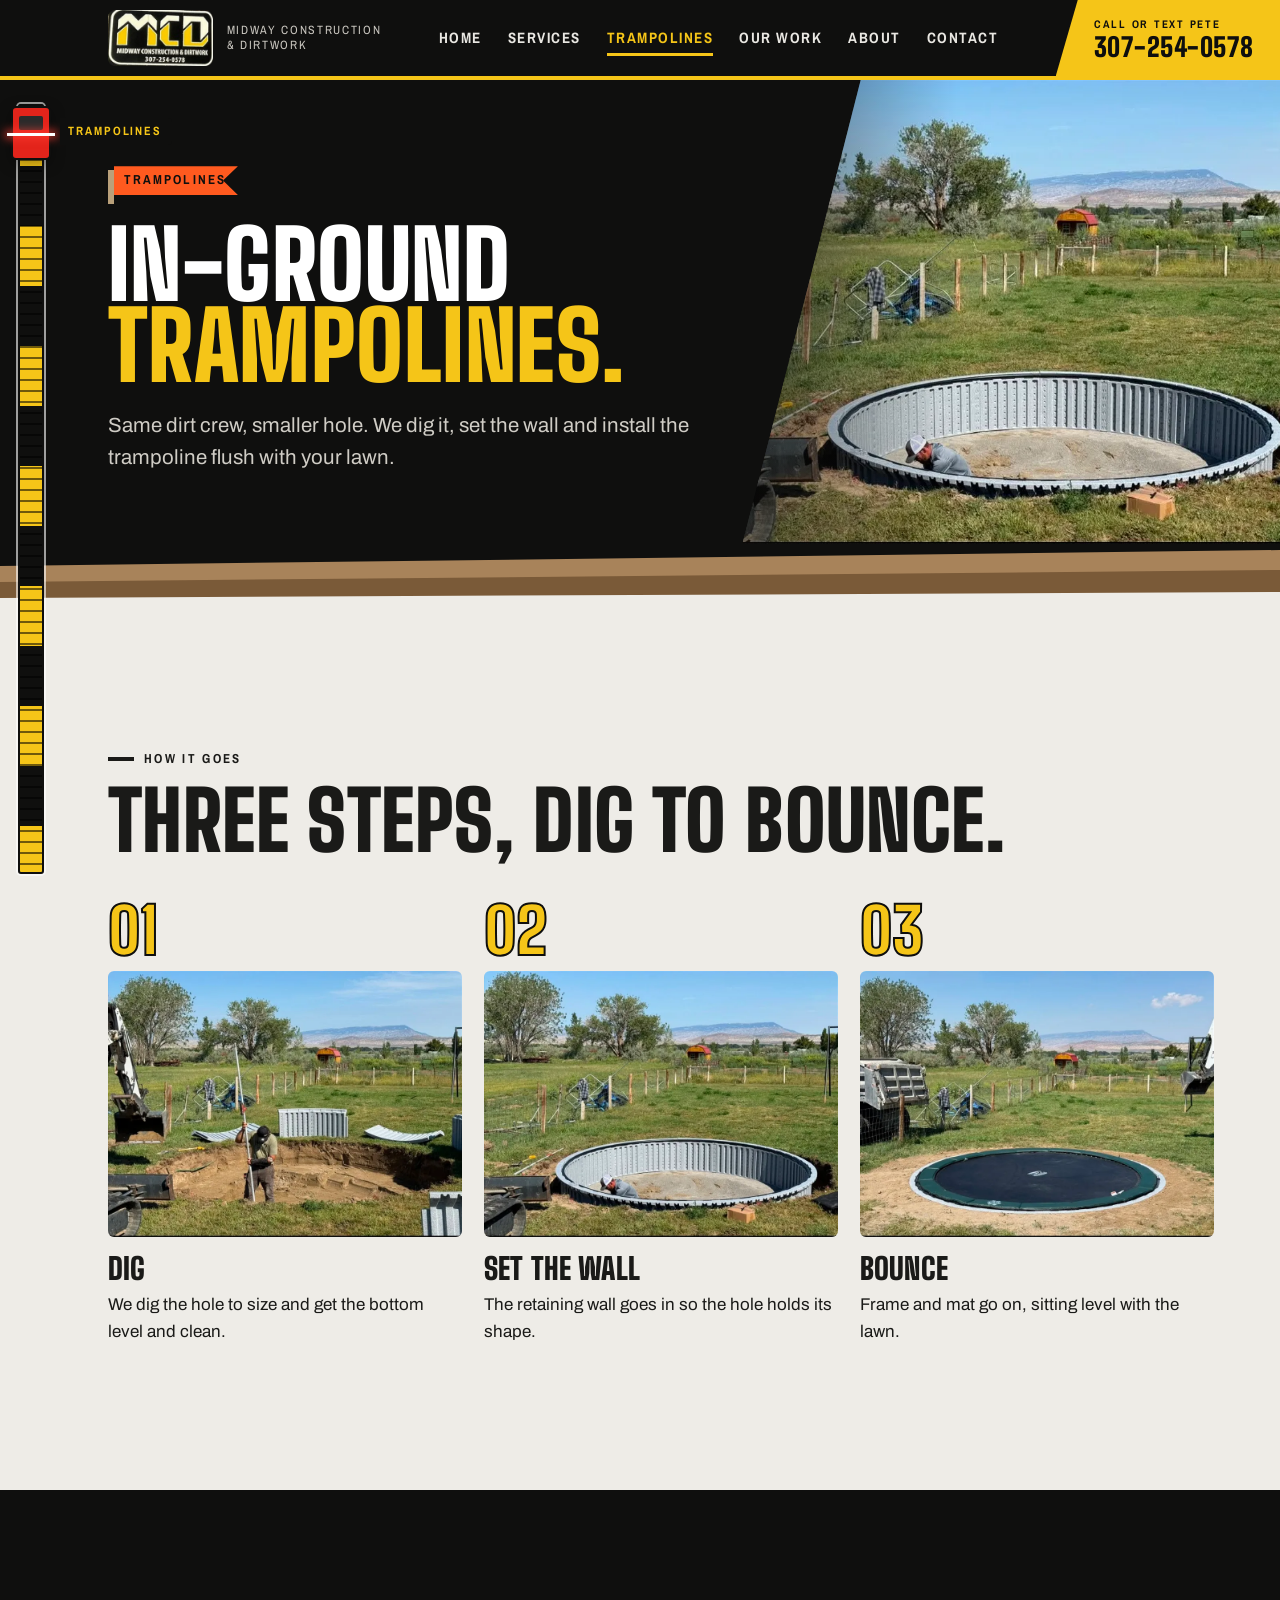
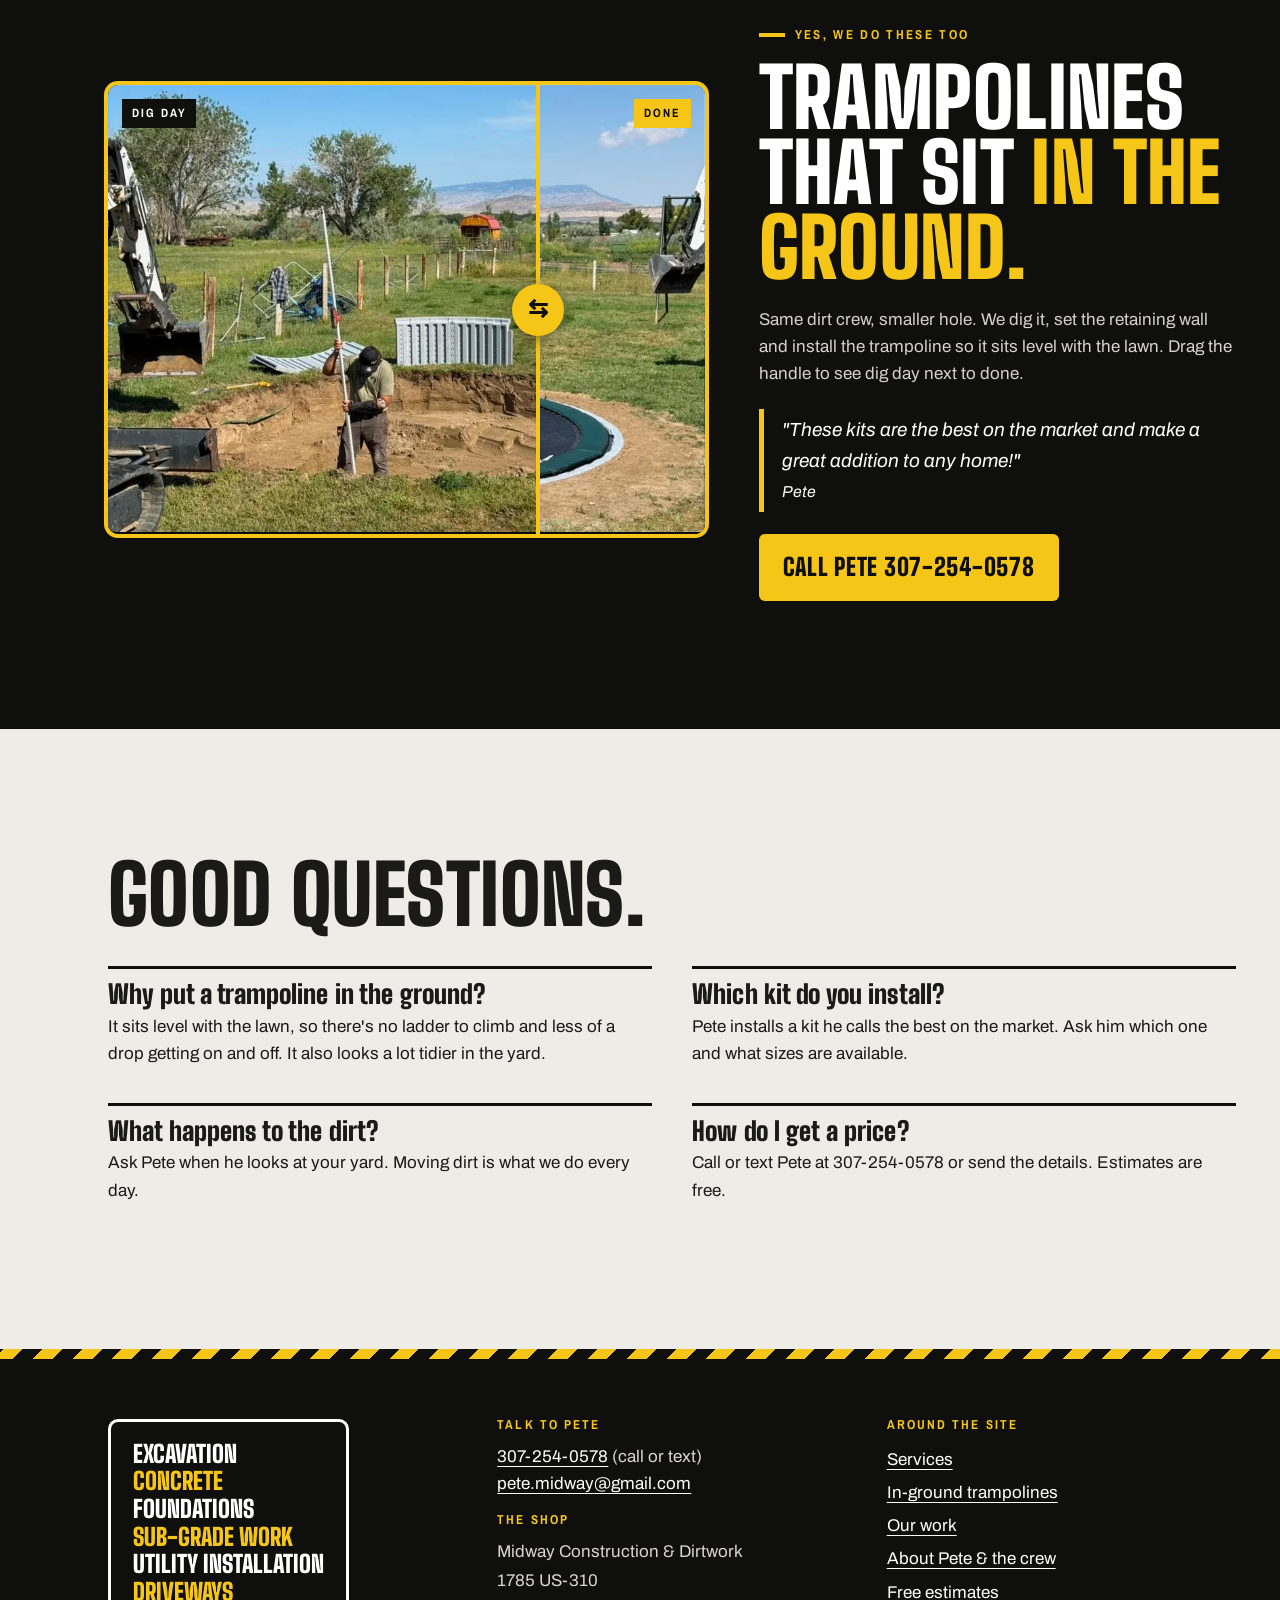
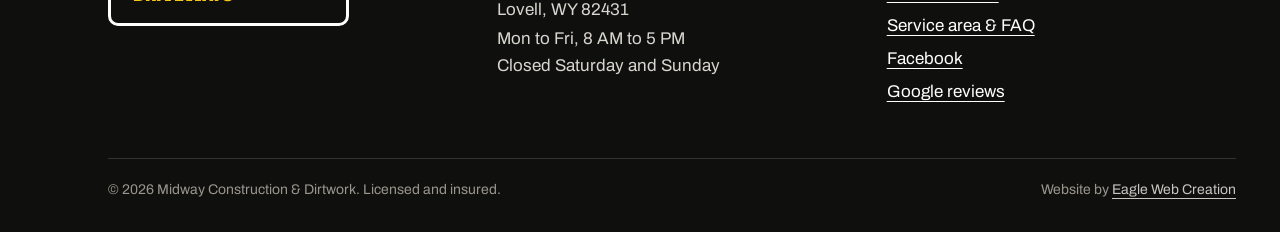
<file: in-ground-trampolines.html>
<!doctype html>
<html lang="en">
<head>
<meta charset="utf-8">
<meta name="viewport" content="width=device-width, initial-scale=1">
<title>In-Ground Trampoline Installation | Midway Construction &amp; Dirtwork</title>
<meta name="description" content="In-ground trampoline installation: we dig the hole, set the retaining wall and install the trampoline level with your lawn. Free estimates from Pete at 307-254-0578.">
<!-- Preview build: keep out of search until Midway approves and the real domain is live -->
<meta name="robots" content="noindex, nofollow">
<link rel="canonical" href="https://midway.eaglewebcreation.com/in-ground-trampolines">
<meta name="theme-color" content="#0f0f0e">
<meta property="og:type" content="website">
<meta property="og:site_name" content="Midway Construction & Dirtwork">
<meta property="og:title" content="In-Ground Trampoline Installation | Midway Construction &amp; Dirtwork">
<meta property="og:description" content="In-ground trampoline installation: we dig the hole, set the retaining wall and install the trampoline level with your lawn. Free estimates from Pete at 307-254-0578.">
<meta property="og:url" content="https://midway.eaglewebcreation.com/in-ground-trampolines">
<meta property="og:image" content="https://midway.eaglewebcreation.com/images/work/tramp-done.jpg">
<meta name="twitter:card" content="summary_large_image">
<link rel="icon" href="/favicon.ico" sizes="any">
<link rel="icon" type="image/png" href="/images/icon-512.png">
<link rel="apple-touch-icon" href="/images/apple-touch-icon.png">
<link rel="preconnect" href="https://fonts.googleapis.com">
<link rel="preconnect" href="https://fonts.gstatic.com" crossorigin>
<link href="https://fonts.googleapis.com/css2?family=Archivo+Narrow:wght@500;600;700&family=Archivo:wght@400;500;600;700&family=Big+Shoulders+Display:wght@700;800;900&family=Caveat:wght@600&display=swap" rel="stylesheet">
<link rel="stylesheet" href="/styles.css?v=3">
<script type="application/ld+json">{"@context": "https://schema.org", "@type": "GeneralContractor", "@id": "https://midway.eaglewebcreation.com/#business", "name": "Midway Construction & Dirtwork", "alternateName": ["MCD", "Midway Construction and Dirt Work"], "url": "https://midway.eaglewebcreation.com/", "logo": "https://midway.eaglewebcreation.com/images/icon-512.png", "image": ["https://midway.eaglewebcreation.com/images/og-image.jpg", "https://midway.eaglewebcreation.com/images/work/shop-volvo.jpg"], "telephone": "+1-307-254-0578", "email": "pete.midway@gmail.com", "priceRange": "Free estimates", "address": {"@type": "PostalAddress", "streetAddress": "1785 US-310", "addressLocality": "Lovell", "addressRegion": "WY", "postalCode": "82431", "addressCountry": "US"}, "openingHoursSpecification": [{"@type": "OpeningHoursSpecification", "dayOfWeek": ["Monday", "Tuesday", "Wednesday", "Thursday", "Friday"], "opens": "08:00", "closes": "17:00"}], "areaServed": [{"@type": "City", "name": "Lovell, WY"}, {"@type": "City", "name": "Cowley, WY"}, {"@type": "City", "name": "Byron, WY"}, {"@type": "City", "name": "Deaver, WY"}, {"@type": "Place", "name": "Big Horn Basin, Wyoming"}], "sameAs": ["https://www.facebook.com/midwayconstructionanddirtwork", "https://www.google.com/maps?cid=5255643676663989121"], "slogan": "One company. Every step.", "hasOfferCatalog": {"@type": "OfferCatalog", "name": "Services", "itemListElement": [{"@type": "Offer", "itemOffered": {"@type": "Service", "name": "Excavation, sub-grade and site prep", "url": "https://midway.eaglewebcreation.com/services#excavation"}}, {"@type": "Offer", "itemOffered": {"@type": "Service", "name": "Utility installation", "url": "https://midway.eaglewebcreation.com/services#utilities"}}, {"@type": "Offer", "itemOffered": {"@type": "Service", "name": "Foundations and concrete", "url": "https://midway.eaglewebcreation.com/services#concrete"}}, {"@type": "Offer", "itemOffered": {"@type": "Service", "name": "Metal and wood shop construction", "url": "https://midway.eaglewebcreation.com/services#shops"}}, {"@type": "Offer", "itemOffered": {"@type": "Service", "name": "Roads and driveways", "url": "https://midway.eaglewebcreation.com/services#roads-driveways"}}, {"@type": "Offer", "itemOffered": {"@type": "Service", "name": "Finish work", "url": "https://midway.eaglewebcreation.com/services#finish-work"}}, {"@type": "Offer", "itemOffered": {"@type": "Service", "name": "In-ground trampoline installation", "url": "https://midway.eaglewebcreation.com/services#trampolines"}}]}}</script>
</head><body class="has-rod">
<a class="skip" href="#main">Skip to content</a>
<div class="hazard-progress" aria-hidden="true"></div>
<div class="rod" aria-hidden="true"><div class="receiver"></div><div class="reading">Ground level</div></div>
<header class="site-header">
  <div class="wrap bar">
    <a class="brand" href="/" aria-label="Midway Construction & Dirtwork home">
      <picture><source srcset="/images/logo-sign.webp" type="image/webp"><img src="/images/logo-sign.png" width="508" height="272" alt="MCD, Midway Construction and Dirtwork"></picture>
      <span class="brand-txt">Midway Construction<br>&amp; Dirtwork</span>
    </a>
    <nav class="nav" id="site-nav" aria-label="Main">
      <ul><li><a href="/">Home</a></li><li><a href="/services">Services</a></li><li><a href="/in-ground-trampolines" aria-current="page">Trampolines</a></li><li><a href="/work">Our Work</a></li><li><a href="/about">About</a></li><li><a href="/contact">Contact</a></li></ul>
      <a class="nav-call" href="tel:+13072540578">Call Pete 307-254-0578</a>
    </nav>
    <button class="menu-btn" aria-expanded="false" aria-controls="site-nav"><span class="bars" aria-hidden="true"><span></span><span></span><span></span></span>Menu</button>
    <a class="call-tag" href="tel:+13072540578"><small>Call or text Pete</small><strong>307-254-0578</strong></a>
  </div>
</header><main id="main">
<section class="page-head" data-stage="Trampolines">
  <div class="wrap">
    <div class="stake"><i></i><b>Trampolines</b></div>
    <h1>In-ground <span class="y">trampolines.</span></h1>
    <p class="lead">Same dirt crew, smaller hole. We dig it, set the wall and install the trampoline flush with your lawn.</p>
  </div>
  <div class="ph-photo"><picture><source srcset="/images/work/tramp-ring.webp" type="image/webp"><img src="/images/work/tramp-ring.jpg" width="882" height="664" alt="Trampoline retaining wall set in a freshly dug hole" fetchpriority="high"></picture></div>
  <svg class="layers" viewBox="0 0 1200 70" preserveAspectRatio="none" aria-hidden="true">
    <path d="M0 22 L1200 6 L1200 70 L0 70Z" fill="#a8835a"/>
    <path d="M0 38 L1200 26 L1200 70 L0 70Z" fill="#7a5a38"/>
    <path d="M0 54 L1200 48 L1200 70 L0 70Z" fill="#eeece7"/>
  </svg>
</section>
<section class="section" data-stage="How it goes" aria-labelledby="tr-h">
  <div class="wrap">
    <span class="label">How it goes</span>
    <h2 id="tr-h" style="margin:14px 0 40px">Three steps, dig to bounce.</h2>
    <ol class="seq">
      <li class="reveal"><figure><picture><source srcset="/images/work/tramp-dig.webp" type="image/webp"><img src="/images/work/tramp-dig.jpg" width="882" height="664" alt="Crew digging and leveling the trampoline hole" loading="lazy" decoding="async"></picture></figure><h3>Dig</h3><p>We dig the hole to size and get the bottom level and clean.</p></li>
      <li class="reveal"><figure><picture><source srcset="/images/work/tramp-ring.webp" type="image/webp"><img src="/images/work/tramp-ring.jpg" width="882" height="664" alt="Retaining wall ring set in the hole" loading="lazy" decoding="async"></picture></figure><h3>Set the wall</h3><p>The retaining wall goes in so the hole holds its shape.</p></li>
      <li class="reveal"><figure><picture><source srcset="/images/work/tramp-done.webp" type="image/webp"><img src="/images/work/tramp-done.jpg" width="882" height="664" alt="Finished trampoline sitting level with the lawn" loading="lazy" decoding="async"></picture></figure><h3>Bounce</h3><p>Frame and mat go on, sitting level with the lawn.</p></li>
    </ol>
  </div>
</section>
<section class="section ba-sec" data-stage="Before and after" aria-labelledby="ba-h">
  <div class="wrap ba-grid">
    <div class="ba reveal">
      <picture><source srcset="/images/work/tramp-dig.webp" type="image/webp"><img src="/images/work/tramp-dig.jpg" width="882" height="664" alt="The trampoline hole being dug and leveled in a back yard" loading="lazy" decoding="async"></picture>
      <div class="after-wrap"><picture><source srcset="/images/work/tramp-done.webp" type="image/webp"><img src="/images/work/tramp-done.jpg" width="882" height="664" alt="The finished in-ground trampoline sitting flush with the lawn" loading="lazy" decoding="async"></picture></div>
      <div class="handle" aria-hidden="true"></div>
      <span class="tagx l">Dig day</span><span class="tagx r">Done</span>
      <input type="range" min="0" max="100" value="50" aria-label="Drag to compare dig day with the finished trampoline">
    </div>
    <div class="ba-copy reveal">
      <span class="label y">Yes, we do these too</span>
      <h2 id="ba-h" style="margin:14px 0 20px">Trampolines that sit <span class="y">in the ground.</span></h2>
      <p>Same dirt crew, smaller hole. We dig it, set the retaining wall and install the trampoline so it sits level with the lawn. Drag the handle to see dig day next to done.</p>
      <p class="quote-pete">"These kits are the best on the market and make a great addition to any home!"<br><small>Pete</small></p>
      <a class="btn yellow" href="tel:+13072540578">Call Pete 307-254-0578</a>
    </div>
  </div>
</section>
<section class="section" data-stage="Questions" aria-labelledby="tq-h">
  <div class="wrap">
    <h2 id="tq-h" style="margin-bottom:34px">Good questions.</h2>
    <div class="ask-row"><div class="reveal"><h3>Why put a trampoline in the ground?</h3><p>It sits level with the lawn, so there's no ladder to climb and less of a drop getting on and off. It also looks a lot tidier in the yard.</p></div><div class="reveal"><h3>Which kit do you install?</h3><p>Pete installs a kit he calls the best on the market. Ask him which one and what sizes are available.</p></div><div class="reveal"><h3>What happens to the dirt?</h3><p>Ask Pete when he looks at your yard. Moving dirt is what we do every day.</p></div><div class="reveal"><h3>How do I get a price?</h3><p>Call or text Pete at 307-254-0578 or send the details. Estimates are free.</p></div></div>
  </div>
</section>
</main><footer class="site-footer" data-stage="Contact">
  <div class="wrap">
    <div class="f-grid">
      <div>
        <div class="f-sign"><ul>
          <li>Excavation</li><li>Concrete</li><li>Foundations</li><li>Sub-grade work</li><li>Utility installation</li><li>Driveways</li>
        </ul></div>
      </div>
      <div>
        <h4>Talk to Pete</h4>
        <p><a href="tel:+13072540578">307-254-0578</a> (call or text)<br><a href="mailto:pete.midway@gmail.com">pete.midway@gmail.com</a></p>
        <h4>The shop</h4>
        <address>Midway Construction & Dirtwork<br>1785 US-310<br>Lovell, WY 82431</address>
        <p>Mon to Fri, 8 AM to 5 PM<br>Closed Saturday and Sunday</p>
      </div>
      <div>
        <h4>Around the site</h4>
        <ul class="f-links">
          <li><a href="/services">Services</a></li>
          <li><a href="/in-ground-trampolines">In-ground trampolines</a></li>
          <li><a href="/work">Our work</a></li>
          <li><a href="/about">About Pete &amp; the crew</a></li>
          <li><a href="/contact">Free estimates</a></li>
          <li><a href="/faq">Service area &amp; FAQ</a></li>
          <li><a href="https://www.facebook.com/midwayconstructionanddirtwork" rel="noopener">Facebook</a></li>
          <li><a href="https://www.google.com/maps?cid=5255643676663989121" rel="noopener">Google reviews</a></li>
        </ul>
      </div>
    </div>
    <div class="f-bottom">
      <span>&copy; <span class="yr">2026</span> Midway Construction & Dirtwork. Licensed and insured.</span>
      <span>Website by <a href="https://eaglewebcreation.com">Eagle Web Creation</a></span>
    </div>
  </div>
</footer>
<div class="dial">
  <div class="opts" id="dial-opts">
    <a href="tel:+13072540578">Call Pete</a>
    <a href="sms:+13072540578">Text Pete</a>
    <a href="/contact#estimate">Free estimate</a>
  </div>
  <button aria-expanded="false" aria-controls="dial-opts" aria-label="Contact options"><svg viewBox="0 0 24 24" aria-hidden="true" width="26" height="26"><path fill="currentColor" d="M6.6 10.8a15.1 15.1 0 0 0 6.6 6.6l2.2-2.2a1 1 0 0 1 1-.25 11.4 11.4 0 0 0 3.6.57 1 1 0 0 1 1 1V20a1 1 0 0 1-1 1A17 17 0 0 1 3 4a1 1 0 0 1 1-1h3.5a1 1 0 0 1 1 1c0 1.25.2 2.45.57 3.57a1 1 0 0 1-.25 1z"/></svg></button>
</div>
<script src="/site.js?v=3" defer></script>
</body>
</html>
</file>
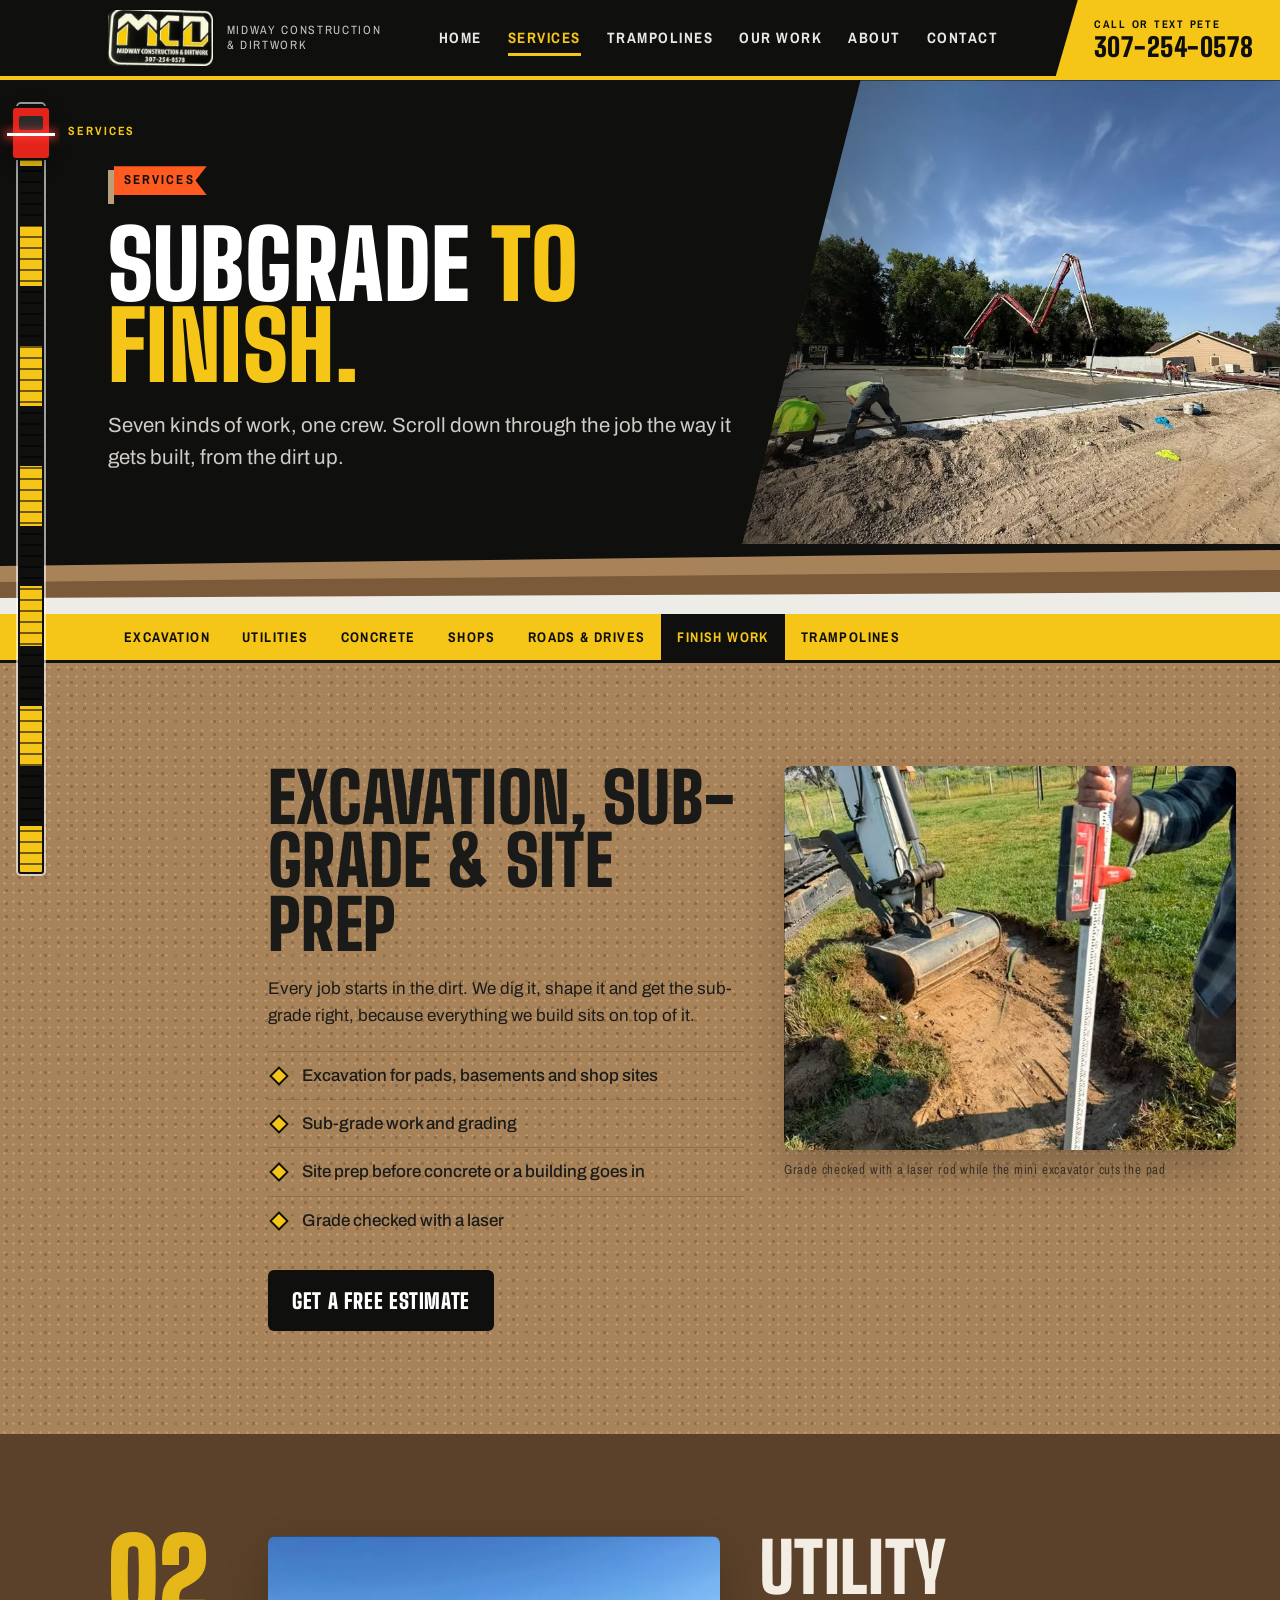
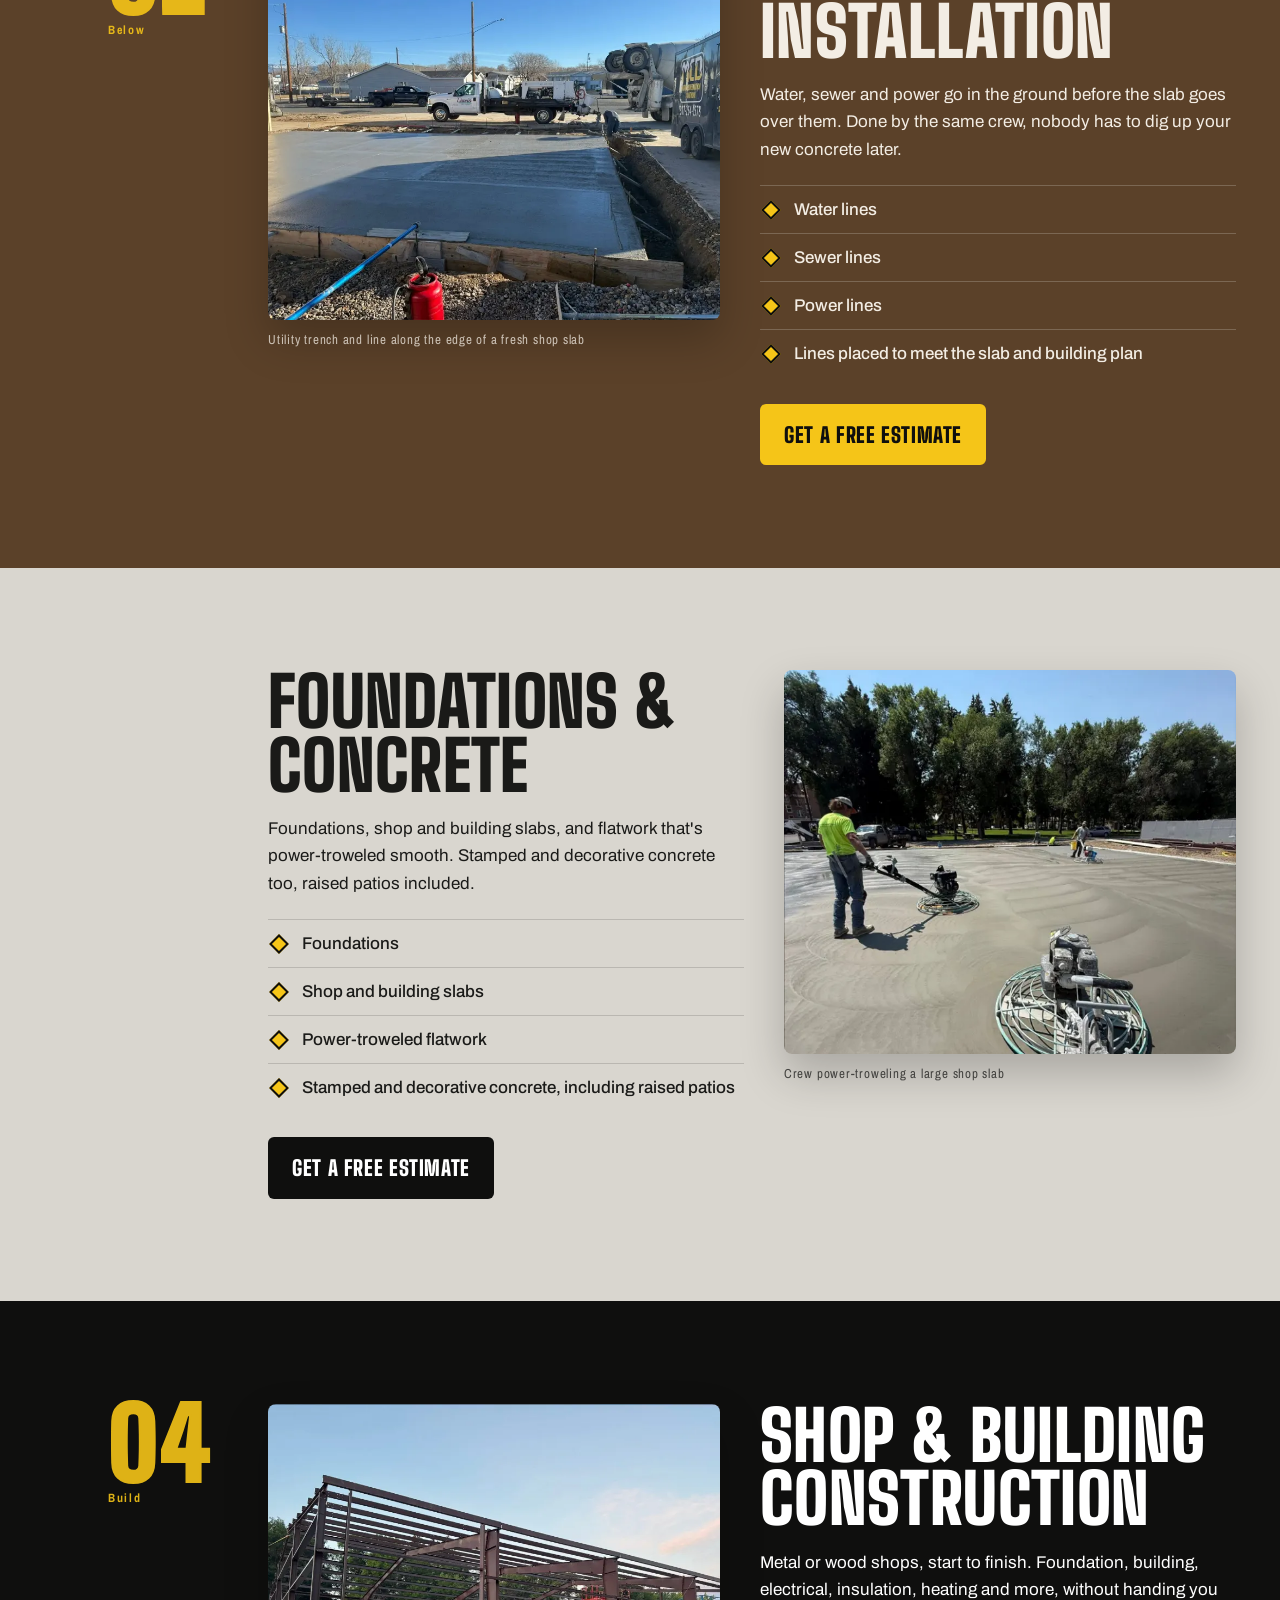
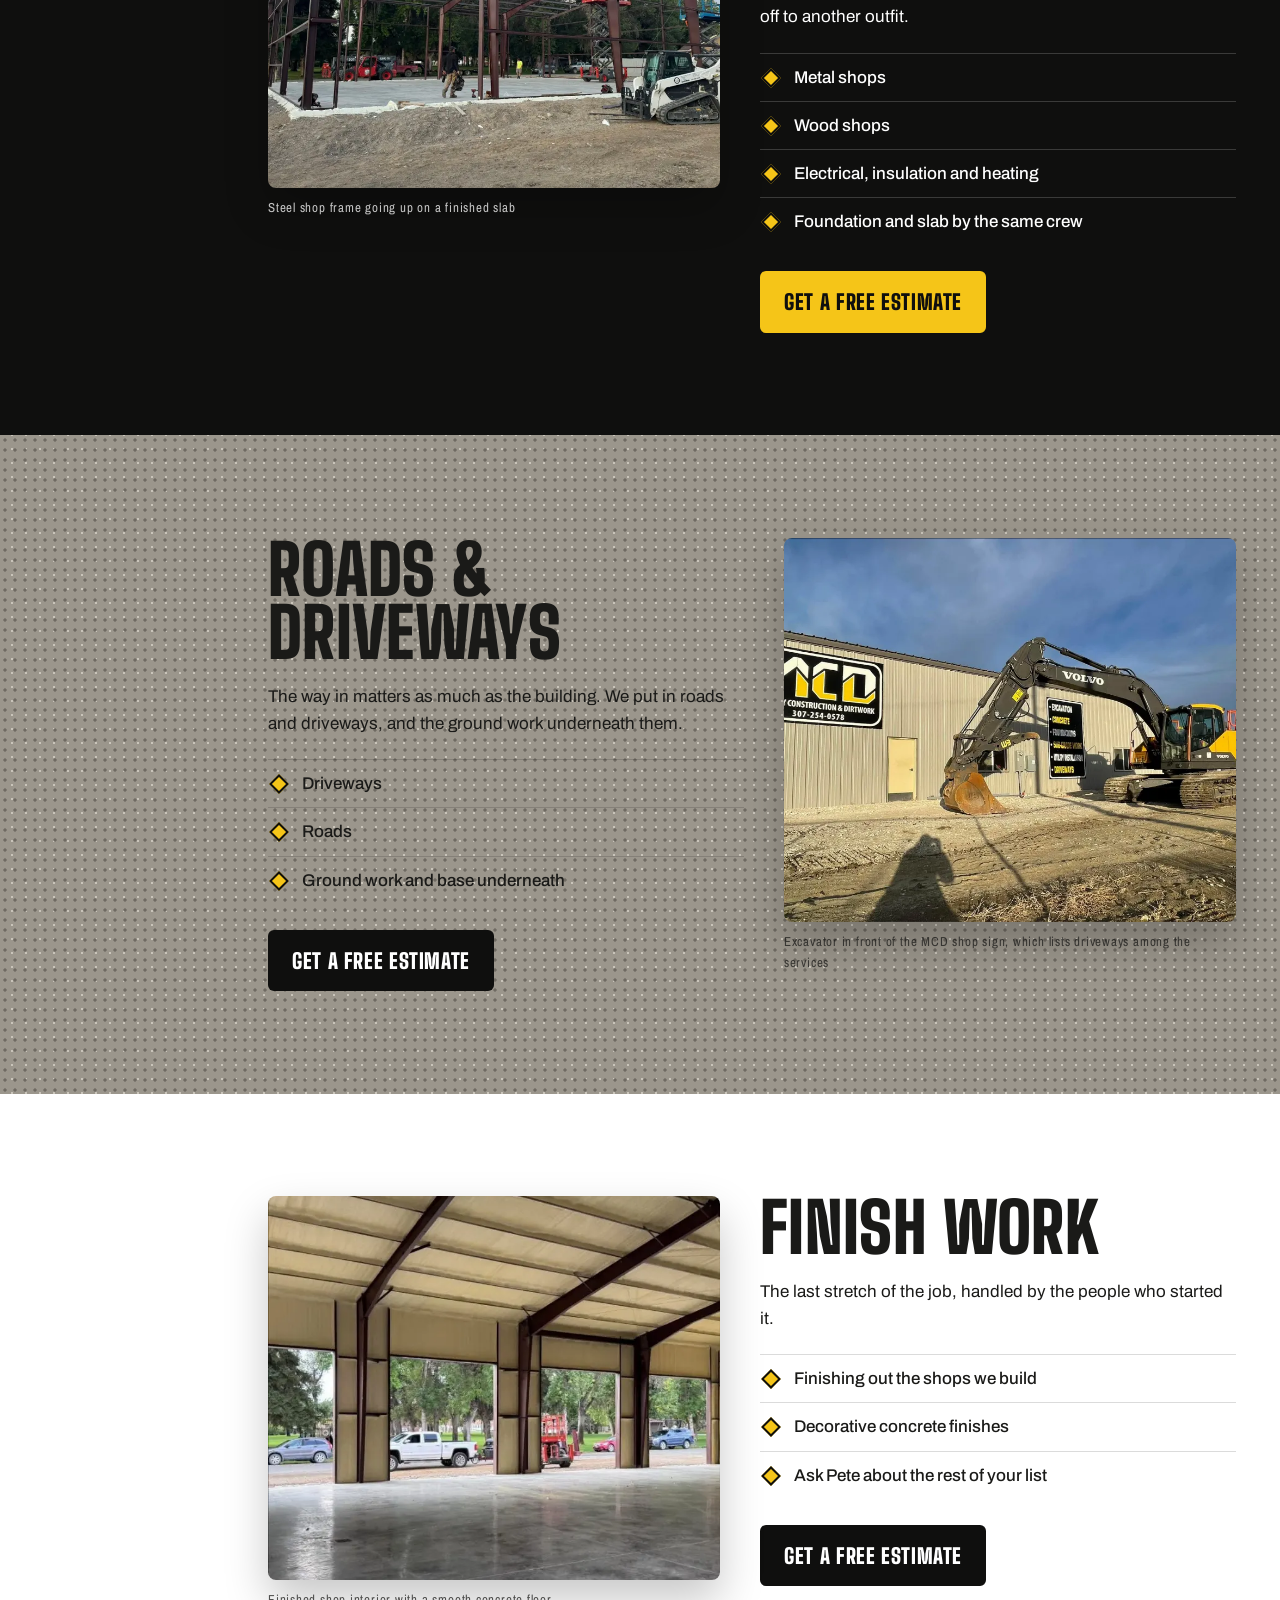
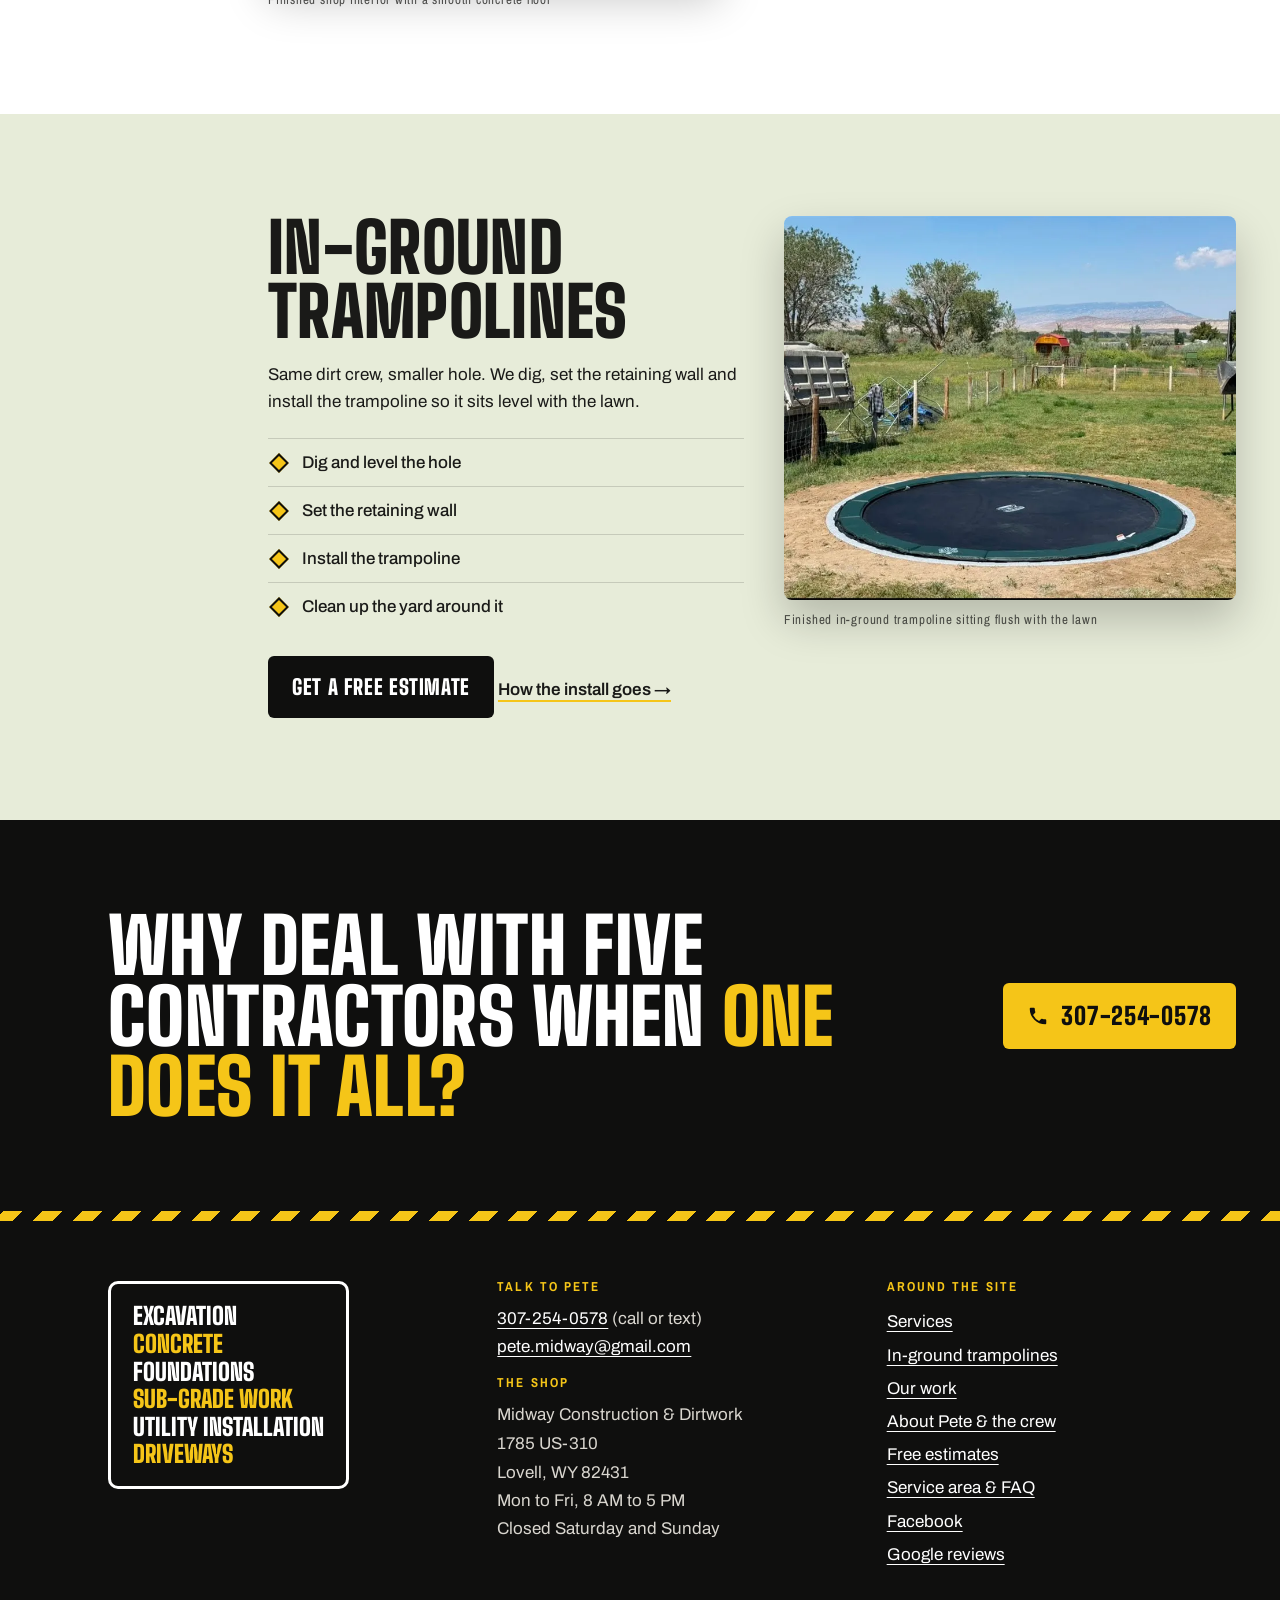
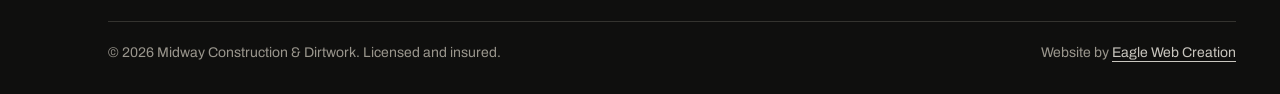
<file: services.html>
<!doctype html>
<html lang="en">
<head>
<meta charset="utf-8">
<meta name="viewport" content="width=device-width, initial-scale=1">
<title>Excavation, Concrete, Utilities &amp; Shop Building Services | Midway Construction &amp; Dirtwork</title>
<meta name="description" content="Excavation and sub-grade work, water, sewer and power lines, foundations, slabs and stamped concrete, metal and wood shops, roads, driveways and finish work. One crew start to finish.">
<!-- Preview build: keep out of search until Midway approves and the real domain is live -->
<meta name="robots" content="noindex, nofollow">
<link rel="canonical" href="https://midway.eaglewebcreation.com/services">
<meta name="theme-color" content="#0f0f0e">
<meta property="og:type" content="website">
<meta property="og:site_name" content="Midway Construction & Dirtwork">
<meta property="og:title" content="Excavation, Concrete, Utilities &amp; Shop Building Services | Midway Construction &amp; Dirtwork">
<meta property="og:description" content="Excavation and sub-grade work, water, sewer and power lines, foundations, slabs and stamped concrete, metal and wood shops, roads, driveways and finish work. One crew start to finish.">
<meta property="og:url" content="https://midway.eaglewebcreation.com/services">
<meta property="og:image" content="https://midway.eaglewebcreation.com/images/og-image.jpg">
<meta name="twitter:card" content="summary_large_image">
<link rel="icon" href="/favicon.ico" sizes="any">
<link rel="icon" type="image/png" href="/images/icon-512.png">
<link rel="apple-touch-icon" href="/images/apple-touch-icon.png">
<link rel="preconnect" href="https://fonts.googleapis.com">
<link rel="preconnect" href="https://fonts.gstatic.com" crossorigin>
<link href="https://fonts.googleapis.com/css2?family=Archivo+Narrow:wght@500;600;700&family=Archivo:wght@400;500;600;700&family=Big+Shoulders+Display:wght@700;800;900&family=Caveat:wght@600&display=swap" rel="stylesheet">
<link rel="stylesheet" href="/styles.css?v=3">
<script type="application/ld+json">{"@context": "https://schema.org", "@type": "GeneralContractor", "@id": "https://midway.eaglewebcreation.com/#business", "name": "Midway Construction & Dirtwork", "alternateName": ["MCD", "Midway Construction and Dirt Work"], "url": "https://midway.eaglewebcreation.com/", "logo": "https://midway.eaglewebcreation.com/images/icon-512.png", "image": ["https://midway.eaglewebcreation.com/images/og-image.jpg", "https://midway.eaglewebcreation.com/images/work/shop-volvo.jpg"], "telephone": "+1-307-254-0578", "email": "pete.midway@gmail.com", "priceRange": "Free estimates", "address": {"@type": "PostalAddress", "streetAddress": "1785 US-310", "addressLocality": "Lovell", "addressRegion": "WY", "postalCode": "82431", "addressCountry": "US"}, "openingHoursSpecification": [{"@type": "OpeningHoursSpecification", "dayOfWeek": ["Monday", "Tuesday", "Wednesday", "Thursday", "Friday"], "opens": "08:00", "closes": "17:00"}], "areaServed": [{"@type": "City", "name": "Lovell, WY"}, {"@type": "City", "name": "Cowley, WY"}, {"@type": "City", "name": "Byron, WY"}, {"@type": "City", "name": "Deaver, WY"}, {"@type": "Place", "name": "Big Horn Basin, Wyoming"}], "sameAs": ["https://www.facebook.com/midwayconstructionanddirtwork", "https://www.google.com/maps?cid=5255643676663989121"], "slogan": "One company. Every step.", "hasOfferCatalog": {"@type": "OfferCatalog", "name": "Services", "itemListElement": [{"@type": "Offer", "itemOffered": {"@type": "Service", "name": "Excavation, sub-grade and site prep", "url": "https://midway.eaglewebcreation.com/services#excavation"}}, {"@type": "Offer", "itemOffered": {"@type": "Service", "name": "Utility installation", "url": "https://midway.eaglewebcreation.com/services#utilities"}}, {"@type": "Offer", "itemOffered": {"@type": "Service", "name": "Foundations and concrete", "url": "https://midway.eaglewebcreation.com/services#concrete"}}, {"@type": "Offer", "itemOffered": {"@type": "Service", "name": "Metal and wood shop construction", "url": "https://midway.eaglewebcreation.com/services#shops"}}, {"@type": "Offer", "itemOffered": {"@type": "Service", "name": "Roads and driveways", "url": "https://midway.eaglewebcreation.com/services#roads-driveways"}}, {"@type": "Offer", "itemOffered": {"@type": "Service", "name": "Finish work", "url": "https://midway.eaglewebcreation.com/services#finish-work"}}, {"@type": "Offer", "itemOffered": {"@type": "Service", "name": "In-ground trampoline installation", "url": "https://midway.eaglewebcreation.com/services#trampolines"}}]}}</script>
</head><body class="has-rod">
<a class="skip" href="#main">Skip to content</a>
<div class="hazard-progress" aria-hidden="true"></div>
<div class="rod" aria-hidden="true"><div class="receiver"></div><div class="reading">Ground level</div></div>
<header class="site-header">
  <div class="wrap bar">
    <a class="brand" href="/" aria-label="Midway Construction & Dirtwork home">
      <picture><source srcset="/images/logo-sign.webp" type="image/webp"><img src="/images/logo-sign.png" width="508" height="272" alt="MCD, Midway Construction and Dirtwork"></picture>
      <span class="brand-txt">Midway Construction<br>&amp; Dirtwork</span>
    </a>
    <nav class="nav" id="site-nav" aria-label="Main">
      <ul><li><a href="/">Home</a></li><li><a href="/services" aria-current="page">Services</a></li><li><a href="/in-ground-trampolines">Trampolines</a></li><li><a href="/work">Our Work</a></li><li><a href="/about">About</a></li><li><a href="/contact">Contact</a></li></ul>
      <a class="nav-call" href="tel:+13072540578">Call Pete 307-254-0578</a>
    </nav>
    <button class="menu-btn" aria-expanded="false" aria-controls="site-nav"><span class="bars" aria-hidden="true"><span></span><span></span><span></span></span>Menu</button>
    <a class="call-tag" href="tel:+13072540578"><small>Call or text Pete</small><strong>307-254-0578</strong></a>
  </div>
</header><main id="main">
<section class="page-head" data-stage="Services">
  <div class="wrap">
    <div class="stake"><i></i><b>Services</b></div>
    <h1>Subgrade <span class="y">to finish.</span></h1>
    <p class="lead">Seven kinds of work, one crew. Scroll down through the job the way it gets built, from the dirt up.</p>
  </div>
  <div class="ph-photo"><picture><source srcset="/images/work/pump-pour.webp" type="image/webp"><img src="/images/work/pump-pour.jpg" width="992" height="706" alt="Concrete pump placing a big slab" fetchpriority="high"></picture></div>
  <svg class="layers" viewBox="0 0 1200 70" preserveAspectRatio="none" aria-hidden="true">
    <path d="M0 22 L1200 6 L1200 70 L0 70Z" fill="#a8835a"/>
    <path d="M0 38 L1200 26 L1200 70 L0 70Z" fill="#7a5a38"/>
    <path d="M0 54 L1200 48 L1200 70 L0 70Z" fill="#eeece7"/>
  </svg>
</section>
<nav class="jump" aria-label="Services on this page"><ul><li><a href="#excavation">Excavation</a></li><li><a href="#utilities">Utilities</a></li><li><a href="#concrete">Concrete</a></li><li><a href="#shops">Shops</a></li><li><a href="#roads-driveways">Roads &amp; drives</a></li><li><a href="#finish-work">Finish work</a></li><li><a href="#trampolines">Trampolines</a></li></ul></nav>
<section class="svc dirt" id="excavation" data-stage="Dirt">
  <div class="wrap svc-grid">
    <div class="depth" aria-hidden="true">01<small>Dirt</small></div>
    <div class="svc-text reveal">
      <h2>Excavation, sub-grade &amp; site prep</h2>
      <p class="big-p">Every job starts in the dirt. We dig it, shape it and get the sub-grade right, because everything we build sits on top of it.</p>
      <ul class="inc"><li>Excavation for pads, basements and shop sites</li><li>Sub-grade work and grading</li><li>Site prep before concrete or a building goes in</li><li>Grade checked with a laser</li></ul>
      <a class="btn" href="/contact?needs=excavation#estimate">Get a free estimate</a>
    </div>
    <figure class="shot reveal"><picture><source srcset="/images/work/laser-grade.webp" type="image/webp"><img src="/images/work/laser-grade.jpg" width="662" height="775" alt="Grade checked with a laser rod while the mini excavator cuts the pad" loading="lazy" decoding="async"></picture><figcaption>Grade checked with a laser rod while the mini excavator cuts the pad</figcaption></figure>
  </div>
</section><section class="svc sub flip" id="utilities" data-stage="Below">
  <div class="wrap svc-grid">
    <div class="depth" aria-hidden="true">02<small>Below</small></div>
    <div class="svc-text reveal">
      <h2>Utility installation</h2>
      <p class="big-p">Water, sewer and power go in the ground before the slab goes over them. Done by the same crew, nobody has to dig up your new concrete later.</p>
      <ul class="inc"><li>Water lines</li><li>Sewer lines</li><li>Power lines</li><li>Lines placed to meet the slab and building plan</li></ul>
      <a class="btn" href="/contact?needs=utilities#estimate">Get a free estimate</a>
    </div>
    <figure class="shot reveal"><picture><source srcset="/images/work/slab-pour.webp" type="image/webp"><img src="/images/work/slab-pour.jpg" width="992" height="706" alt="Utility trench and line along the edge of a fresh shop slab" loading="lazy" decoding="async"></picture><figcaption>Utility trench and line along the edge of a fresh shop slab</figcaption></figure>
  </div>
</section><section class="svc conc" id="concrete" data-stage="Pour">
  <div class="wrap svc-grid">
    <div class="depth" aria-hidden="true">03<small>Pour</small></div>
    <div class="svc-text reveal">
      <h2>Foundations &amp; concrete</h2>
      <p class="big-p">Foundations, shop and building slabs, and flatwork that's power-troweled smooth. Stamped and decorative concrete too, raised patios included.</p>
      <ul class="inc"><li>Foundations</li><li>Shop and building slabs</li><li>Power-troweled flatwork</li><li>Stamped and decorative concrete, including raised patios</li></ul>
      <a class="btn" href="/contact?needs=concrete#estimate">Get a free estimate</a>
    </div>
    <figure class="shot reveal"><picture><source srcset="/images/work/power-trowel.webp" type="image/webp"><img src="/images/work/power-trowel.jpg" width="684" height="789" alt="Crew power-troweling a large shop slab" loading="lazy" decoding="async"></picture><figcaption>Crew power-troweling a large shop slab</figcaption></figure>
  </div>
</section><section class="svc steel flip" id="shops" data-stage="Build">
  <div class="wrap svc-grid">
    <div class="depth" aria-hidden="true">04<small>Build</small></div>
    <div class="svc-text reveal">
      <h2>Shop &amp; building construction</h2>
      <p class="big-p">Metal or wood shops, start to finish. Foundation, building, electrical, insulation, heating and more, without handing you off to another outfit.</p>
      <ul class="inc"><li>Metal shops</li><li>Wood shops</li><li>Electrical, insulation and heating</li><li>Foundation and slab by the same crew</li></ul>
      <a class="btn" href="/contact?needs=shop#estimate">Get a free estimate</a>
    </div>
    <figure class="shot reveal"><picture><source srcset="/images/work/steel-frame.webp" type="image/webp"><img src="/images/work/steel-frame.jpg" width="992" height="706" alt="Steel shop frame going up on a finished slab" loading="lazy" decoding="async"></picture><figcaption>Steel shop frame going up on a finished slab</figcaption></figure>
  </div>
</section><section class="svc road" id="roads-driveways" data-stage="Drive">
  <div class="wrap svc-grid">
    <div class="depth" aria-hidden="true">05<small>Drive</small></div>
    <div class="svc-text reveal">
      <h2>Roads &amp; driveways</h2>
      <p class="big-p">The way in matters as much as the building. We put in roads and driveways, and the ground work underneath them.</p>
      <ul class="inc"><li>Driveways</li><li>Roads</li><li>Ground work and base underneath</li></ul>
      <a class="btn" href="/contact?needs=driveway#estimate">Get a free estimate</a>
    </div>
    <figure class="shot reveal"><picture><source srcset="/images/work/shop-volvo.webp" type="image/webp"><img src="/images/work/shop-volvo.jpg" width="992" height="706" alt="Excavator in front of the MCD shop sign, which lists driveways among the services" loading="lazy" decoding="async"></picture><figcaption>Excavator in front of the MCD shop sign, which lists driveways among the services</figcaption></figure>
  </div>
</section><section class="svc fin flip" id="finish-work" data-stage="Finish">
  <div class="wrap svc-grid">
    <div class="depth" aria-hidden="true">06<small>Finish</small></div>
    <div class="svc-text reveal">
      <h2>Finish work</h2>
      <p class="big-p">The last stretch of the job, handled by the people who started it.</p>
      <ul class="inc"><li>Finishing out the shops we build</li><li>Decorative concrete finishes</li><li>Ask Pete about the rest of your list</li></ul>
      <a class="btn" href="/contact?needs=shop#estimate">Get a free estimate</a>
    </div>
    <figure class="shot reveal"><picture><source srcset="/images/work/shop-interior.webp" type="image/webp"><img src="/images/work/shop-interior.jpg" width="730" height="789" alt="Finished shop interior with a smooth concrete floor" loading="lazy" decoding="async"></picture><figcaption>Finished shop interior with a smooth concrete floor</figcaption></figure>
  </div>
</section><section class="svc grass" id="trampolines" data-stage="Yard">
  <div class="wrap svc-grid">
    <div class="depth" aria-hidden="true">07<small>Yard</small></div>
    <div class="svc-text reveal">
      <h2>In-ground trampolines</h2>
      <p class="big-p">Same dirt crew, smaller hole. We dig, set the retaining wall and install the trampoline so it sits level with the lawn.</p>
      <ul class="inc"><li>Dig and level the hole</li><li>Set the retaining wall</li><li>Install the trampoline</li><li>Clean up the yard around it</li></ul>
      <a class="btn" href="/contact?needs=trampoline#estimate">Get a free estimate</a> <a class="text-link" style="color:inherit" href="/in-ground-trampolines">How the install goes &rarr;</a>
    </div>
    <figure class="shot reveal"><picture><source srcset="/images/work/tramp-done.webp" type="image/webp"><img src="/images/work/tramp-done.jpg" width="882" height="664" alt="Finished in-ground trampoline sitting flush with the lawn" loading="lazy" decoding="async"></picture><figcaption>Finished in-ground trampoline sitting flush with the lawn</figcaption></figure>
  </div>
</section>
<section class="cta-band" data-stage="Estimate"><div class="wrap row"><h2>Why deal with five contractors when <span class="y">one does it all?</span></h2><a class="btn yellow" href="tel:+13072540578"><svg viewBox="0 0 24 24" aria-hidden="true" width="26" height="26"><path fill="currentColor" d="M6.6 10.8a15.1 15.1 0 0 0 6.6 6.6l2.2-2.2a1 1 0 0 1 1-.25 11.4 11.4 0 0 0 3.6.57 1 1 0 0 1 1 1V20a1 1 0 0 1-1 1A17 17 0 0 1 3 4a1 1 0 0 1 1-1h3.5a1 1 0 0 1 1 1c0 1.25.2 2.45.57 3.57a1 1 0 0 1-.25 1z"/></svg> 307-254-0578</a></div></section>
</main><footer class="site-footer" data-stage="Contact">
  <div class="wrap">
    <div class="f-grid">
      <div>
        <div class="f-sign"><ul>
          <li>Excavation</li><li>Concrete</li><li>Foundations</li><li>Sub-grade work</li><li>Utility installation</li><li>Driveways</li>
        </ul></div>
      </div>
      <div>
        <h4>Talk to Pete</h4>
        <p><a href="tel:+13072540578">307-254-0578</a> (call or text)<br><a href="mailto:pete.midway@gmail.com">pete.midway@gmail.com</a></p>
        <h4>The shop</h4>
        <address>Midway Construction & Dirtwork<br>1785 US-310<br>Lovell, WY 82431</address>
        <p>Mon to Fri, 8 AM to 5 PM<br>Closed Saturday and Sunday</p>
      </div>
      <div>
        <h4>Around the site</h4>
        <ul class="f-links">
          <li><a href="/services">Services</a></li>
          <li><a href="/in-ground-trampolines">In-ground trampolines</a></li>
          <li><a href="/work">Our work</a></li>
          <li><a href="/about">About Pete &amp; the crew</a></li>
          <li><a href="/contact">Free estimates</a></li>
          <li><a href="/faq">Service area &amp; FAQ</a></li>
          <li><a href="https://www.facebook.com/midwayconstructionanddirtwork" rel="noopener">Facebook</a></li>
          <li><a href="https://www.google.com/maps?cid=5255643676663989121" rel="noopener">Google reviews</a></li>
        </ul>
      </div>
    </div>
    <div class="f-bottom">
      <span>&copy; <span class="yr">2026</span> Midway Construction & Dirtwork. Licensed and insured.</span>
      <span>Website by <a href="https://eaglewebcreation.com">Eagle Web Creation</a></span>
    </div>
  </div>
</footer>
<div class="dial">
  <div class="opts" id="dial-opts">
    <a href="tel:+13072540578">Call Pete</a>
    <a href="sms:+13072540578">Text Pete</a>
    <a href="/contact#estimate">Free estimate</a>
  </div>
  <button aria-expanded="false" aria-controls="dial-opts" aria-label="Contact options"><svg viewBox="0 0 24 24" aria-hidden="true" width="26" height="26"><path fill="currentColor" d="M6.6 10.8a15.1 15.1 0 0 0 6.6 6.6l2.2-2.2a1 1 0 0 1 1-.25 11.4 11.4 0 0 0 3.6.57 1 1 0 0 1 1 1V20a1 1 0 0 1-1 1A17 17 0 0 1 3 4a1 1 0 0 1 1-1h3.5a1 1 0 0 1 1 1c0 1.25.2 2.45.57 3.57a1 1 0 0 1-.25 1z"/></svg></button>
</div>
<script src="/site.js?v=3" defer></script>
</body>
</html>
</file>
<file: styles.css>
/* Midway Construction & Dirtwork (MCD)
   Layout system: "subgrade to finish". Pages read like a cut through the ground,
   with a survey grade rod that tracks where you are. Colors come from the MCD sign:
   black, sign yellow, white, plus the concrete and dirt they work in. */

:root {
  --ink: #0f0f0e;
  --ink-2: #1b1b19;
  --ink-3: #2a2a27;
  --yellow: #f5c518;
  --yellow-deep: #d6a800;
  --white: #ffffff;
  --concrete: #d9d6cf;
  --concrete-2: #eeece7;
  --concrete-3: #b9b5ac;
  --dirt: #7a5a38;
  --dirt-2: #a8835a;
  --dirt-3: #5b4129;
  --gravel: #77726a;
  --laser: #e3241b;
  --text: #1a1a18;
  --muted: #5d5a54;
  --display: "Big Shoulders Display", "Arial Narrow", Impact, sans-serif;
  --body: "Archivo", "Helvetica Neue", Arial, sans-serif;
  --narrow: "Archivo Narrow", "Arial Narrow", Arial, sans-serif;
  --maxw: 1240px;
  --gutter: clamp(18px, 4vw, 44px);
  --rod-space: 0px;
}
@media (min-width: 1100px) { .has-rod { --rod-space: 64px; } }

*, *::before, *::after { box-sizing: border-box; }
html { scroll-behavior: smooth; -webkit-text-size-adjust: 100%; }
body {
  margin: 0;
  font-family: var(--body);
  font-size: 17px;
  line-height: 1.6;
  color: var(--text);
  background: var(--concrete-2);
  overflow-x: hidden;
}
img { max-width: 100%; display: block; height: auto; }
a { color: inherit; }
button { font: inherit; cursor: pointer; }
:focus-visible { outline: 3px solid var(--yellow); outline-offset: 3px; }
.sr-only { position: absolute; width: 1px; height: 1px; padding: 0; margin: -1px; overflow: hidden; clip: rect(0 0 0 0); white-space: nowrap; border: 0; }
.skip { position: absolute; left: -999px; top: 8px; background: var(--yellow); color: var(--ink); padding: 10px 14px; font-weight: 700; z-index: 100; }
.skip:focus { left: 8px; }

.wrap { width: 100%; max-width: calc(var(--maxw) + var(--rod-space)); margin: 0 auto; padding: 0 var(--gutter) 0 calc(var(--gutter) + var(--rod-space)); }

h1, h2, h3, h4 { font-family: var(--display); font-weight: 900; line-height: .92; letter-spacing: .005em; text-transform: uppercase; margin: 0; }
h2 { font-size: clamp(42px, 6.4vw, 92px); }
h3 { font-size: clamp(28px, 3.2vw, 40px); }
p { margin: 0 0 1em; }
.label {
  font-family: var(--narrow); font-weight: 700; font-size: 13px; letter-spacing: .18em; text-transform: uppercase;
  display: inline-flex; align-items: center; gap: 10px;
}
.label::before { content: ""; width: 26px; height: 4px; background: currentColor; }
.y { color: var(--yellow); }

/* ---------- Header ---------- */
.site-header {
  position: sticky; top: 0; z-index: 50;
  background: var(--ink); color: var(--white);
  border-bottom: 4px solid var(--yellow);
}
.site-header .bar { display: flex; align-items: stretch; justify-content: space-between; min-height: 76px; gap: 18px; }
.brand { display: flex; align-items: center; gap: 14px; text-decoration: none; padding: 8px 0; }
.brand img { height: 56px; width: auto; }
.brand-txt { font-family: var(--narrow); font-size: 12px; letter-spacing: .14em; text-transform: uppercase; line-height: 1.25; color: #c9c6bf; display: none; }
@media (min-width: 1240px) { .brand-txt { display: block; } }
.nav { display: flex; align-items: center; }
.nav ul { list-style: none; margin: 0; padding: 0; display: flex; gap: 2px; }
.nav a {
  display: block; text-decoration: none; font-family: var(--narrow); font-weight: 700; font-size: 15px; letter-spacing: .1em;
  text-transform: uppercase; padding: 10px 12px; position: relative; color: #e9e7e2;
}
.nav a::after { content: ""; position: absolute; left: 12px; right: 12px; bottom: 4px; height: 3px; background: var(--yellow); transform: scaleX(0); transform-origin: left; transition: transform .25s; }
.nav a:hover::after, .nav a[aria-current="page"]::after { transform: scaleX(1); }
.nav a[aria-current="page"] { color: var(--yellow); }
.call-tag {
  display: flex; flex-direction: column; justify-content: center; text-decoration: none;
  background: var(--yellow); color: var(--ink); padding: 8px 26px 8px 38px; margin-right: calc(var(--gutter) * -1);
  clip-path: polygon(22px 0, 100% 0, 100% 100%, 0 100%);
  transition: background .2s;
}
.call-tag:hover { background: var(--white); }
.call-tag small { font-family: var(--narrow); font-weight: 700; font-size: 11px; letter-spacing: .16em; text-transform: uppercase; }
.call-tag strong { font-family: var(--display); font-weight: 900; font-size: 26px; line-height: 1; letter-spacing: .02em; }
.menu-btn { display: none; background: none; border: 0; color: var(--white); padding: 0 6px; align-items: center; gap: 10px; font-family: var(--narrow); font-weight: 700; letter-spacing: .14em; text-transform: uppercase; font-size: 14px; }
.menu-btn .bars { width: 26px; height: 18px; position: relative; }
.menu-btn .bars span { position: absolute; left: 0; right: 0; height: 3px; background: var(--yellow); transition: transform .25s, opacity .2s; }
.menu-btn .bars span:nth-child(1) { top: 0; } .menu-btn .bars span:nth-child(2) { top: 7.5px; } .menu-btn .bars span:nth-child(3) { bottom: 0; }
.menu-open .menu-btn .bars span:nth-child(1) { transform: translateY(7.5px) rotate(45deg); }
.menu-open .menu-btn .bars span:nth-child(2) { opacity: 0; }
.menu-open .menu-btn .bars span:nth-child(3) { transform: translateY(-7.5px) rotate(-45deg); }

@media (max-width: 980px) {
  .call-tag { display: none; }
  .menu-btn { display: flex; }
  .brand img { height: 48px; }
  .nav {
    position: fixed; inset: 80px 0 0 0; background: var(--ink); display: block; padding: 28px var(--gutter);
    transform: translateY(-110%); transition: transform .35s ease; z-index: 49; overflow-y: auto;
    border-top: 4px solid var(--yellow);
  }
  .menu-open .nav { transform: none; }
  .nav ul { flex-direction: column; gap: 0; border: 3px solid var(--white); border-radius: 10px; padding: 14px 18px; }
  .nav li:nth-child(odd) a { color: var(--yellow); }
  .nav a { font-family: var(--display); font-size: 38px; font-weight: 900; padding: 6px 0; letter-spacing: .02em; }
  .nav a::after { display: none; }
  .nav .nav-call { display: block; margin-top: 22px; background: var(--yellow); color: var(--ink); text-align: center; padding: 16px; font-family: var(--display); font-weight: 900; font-size: 30px; text-decoration: none; border-radius: 6px; }
}
@media (min-width: 981px) { .nav .nav-call { display: none; } }

/* ---------- Grade rod (scroll tracker) ---------- */
.rod { display: none; }
@media (min-width: 1100px) {
  .rod {
    display: block; position: fixed; left: 18px; top: 104px; bottom: 26px; width: 26px; z-index: 40;
    background:
      repeating-linear-gradient(to bottom, transparent 0 9px, rgba(0,0,0,.55) 9px 11px),
      repeating-linear-gradient(to bottom, var(--yellow) 0 60px, var(--ink) 60px 120px);
    border: 2px solid var(--ink); border-radius: 3px; box-shadow: 0 0 0 2px rgba(255,255,255,.6);
  }
  .rod .receiver {
    position: absolute; left: -9px; width: 40px; height: 54px; top: 0; background: var(--laser);
    border: 2px solid var(--ink); border-radius: 5px; transition: top .15s linear;
    box-shadow: 0 4px 14px rgba(0,0,0,.35);
  }
  .rod .receiver::before { content: ""; position: absolute; left: 6px; right: 6px; top: 8px; height: 14px; background: #2b2b2b; border-radius: 2px; }
  .rod .receiver::after { content: ""; position: absolute; left: -6px; right: -6px; top: 25px; height: 3px; background: var(--white); box-shadow: 0 0 10px 2px rgba(255,60,50,.9); }
  .rod .reading {
    position: absolute; left: 40px; top: 12px; white-space: nowrap; background: var(--ink); color: var(--yellow);
    font-family: var(--narrow); font-weight: 700; font-size: 12px; letter-spacing: .16em; text-transform: uppercase;
    padding: 4px 10px 4px 8px; border-radius: 0 4px 4px 0; opacity: 0; transform: translateX(-6px); transition: opacity .25s, transform .25s;
  }
  .rod.show-reading .reading { opacity: 1; transform: none; }
}
.hazard-progress { position: fixed; left: 0; top: 0; height: 5px; width: 100%; z-index: 60; transform-origin: left; transform: scaleX(0);
  background: repeating-linear-gradient(-45deg, var(--yellow) 0 10px, var(--ink) 10px 20px); }
@media (min-width: 1100px) { .hazard-progress { display: none; } }

/* ---------- Home hero ---------- */
.hero { background: var(--ink); color: var(--white); position: relative; overflow: hidden; }
.hero-grid { display: grid; grid-template-columns: minmax(0, 1.1fr) minmax(0, 1fr); min-height: min(86vh, 820px); }
.hero-copy { padding: clamp(40px, 7vw, 96px) var(--gutter) 56px calc(var(--gutter) + var(--rod-space)); align-self: center; position: relative; z-index: 2; }
.hero h1 { font-size: clamp(58px, 7.4vw, 124px); line-height: .86; }
.hero h1 .line { white-space: nowrap; }
.hero h1 .kicker { display: block; font-family: var(--narrow); font-size: clamp(14px, 1.5vw, 17px); font-weight: 700; letter-spacing: .2em; color: #cfccc5; margin-bottom: 22px; line-height: 1.3; }
.hero h1 .line { display: block; overflow: hidden; padding-bottom: .04em; }
.hero h1 .line > span { display: inline-block; transform: translateY(105%); animation: rise .8s cubic-bezier(.2,.8,.2,1) forwards; }
.hero h1 .line:nth-child(3) > span { animation-delay: .14s; }
.brush { position: relative; color: var(--ink); padding: 0 .12em; z-index: 0; }
.brush::before { content: ""; position: absolute; inset: .06em -.04em .02em; background: var(--yellow); z-index: -1;
  clip-path: polygon(2% 12%, 98% 0, 100% 72%, 96% 100%, 4% 92%, 0 40%); transform: scaleX(0); transform-origin: left; animation: swipe .55s .6s cubic-bezier(.6,.1,.2,1) forwards; }
@keyframes rise { to { transform: none; } }
@keyframes swipe { to { transform: none; } }
.hero-lead { max-width: 540px; font-size: clamp(17px, 1.5vw, 20px); color: #dedbd4; margin: 28px 0 34px; }
.sign-cta {
  display: inline-grid; grid-template-columns: auto 1fr; gap: 4px 18px; align-items: center;
  border: 3px solid var(--white); border-radius: 12px; padding: 16px 22px 16px 18px; text-decoration: none; background: var(--ink-2);
  transition: transform .2s, border-color .2s; max-width: 100%;
}
.sign-cta:hover { transform: translateY(-3px); border-color: var(--yellow); }
.sign-cta .ring { grid-row: span 2; width: 58px; height: 58px; border-radius: 50%; background: var(--yellow); display: grid; place-items: center; position: relative; }
.sign-cta .ring::after { content: ""; position: absolute; inset: -6px; border: 2px solid var(--yellow); border-radius: 50%; animation: pulse 2.2s infinite; }
@keyframes pulse { 0% { transform: scale(.9); opacity: .9; } 100% { transform: scale(1.35); opacity: 0; } }
.sign-cta small { font-family: var(--narrow); font-weight: 700; letter-spacing: .16em; text-transform: uppercase; font-size: 13px; color: var(--yellow); }
.sign-cta strong { font-family: var(--display); font-weight: 900; font-size: clamp(34px, 4vw, 48px); line-height: 1; letter-spacing: .02em; }
.text-link { display: inline-flex; align-items: center; gap: 8px; margin-top: 20px; font-weight: 600; color: #e8e5de; text-underline-offset: 5px; text-decoration-thickness: 2px; text-decoration-color: var(--yellow); }
.text-link:hover { color: var(--yellow); }
.hero-photo { position: relative; clip-path: polygon(16% 0, 100% 0, 100% 100%, 0 100%); animation: dig 1.1s .15s cubic-bezier(.7,0,.2,1) both; }
.hero-photo picture { display: block; position: absolute; inset: 0; }
.hero-photo img { width: 100%; height: 100%; object-fit: cover; object-position: 62% 12%; }
.hero-photo::after { content: ""; position: absolute; inset: 0; background: linear-gradient(90deg, rgba(15,15,14,.5), transparent 35%); }
@keyframes dig { from { clip-path: polygon(16% 100%, 100% 100%, 100% 100%, 0 100%); } }
.hero-photo .cap { position: absolute; right: 16px; bottom: 16px; z-index: 2; background: rgba(15,15,14,.82); color: #e7e4dd; font-family: var(--narrow); font-size: 13px; letter-spacing: .08em; padding: 6px 10px; border-left: 4px solid var(--yellow); }
.slope-line { position: absolute; top: 0; bottom: 0; left: calc(52.4% - 4px); width: 8px; background: var(--yellow); transform: skewX(-8.7deg); transform-origin: top; z-index: 3; pointer-events: none; display: none; }
@media (max-width: 900px) {
  .hero-grid { grid-template-columns: 1fr; min-height: 0; }
  .hero-photo { order: -1; height: 46vh; min-height: 260px; clip-path: polygon(0 0, 100% 0, 100% 86%, 0 100%); }
  @keyframes dig { from { clip-path: polygon(0 0, 100% 0, 100% 0, 0 0); } }
  .hero-copy { padding-top: 18px; }
}

/* hazard tape marquee */
.tape-zone { background: var(--ink); overflow: hidden; padding: 4px 0 18px; }
.tape { background: var(--yellow); color: var(--ink); border-top: 3px solid var(--ink); border-bottom: 3px solid var(--ink); overflow: hidden; position: relative; transform: rotate(-1.2deg); margin: 0 -20px; z-index: 4; box-shadow: 0 8px 22px rgba(0,0,0,.18); }
.tape::before, .tape::after { content: ""; position: absolute; top: 0; bottom: 0; width: 70px; z-index: 2; background: repeating-linear-gradient(-45deg, var(--ink) 0 12px, var(--yellow) 12px 24px); }
.tape::before { left: 0; } .tape::after { right: 0; }
.tape-track { display: flex; width: max-content; animation: tape 38s linear infinite; padding: 12px 0; }
.tape:hover .tape-track { animation-play-state: paused; }
.tape span { font-family: var(--display); font-weight: 900; font-size: 26px; letter-spacing: .04em; text-transform: uppercase; white-space: nowrap; padding: 0 22px; display: inline-flex; align-items: center; gap: 22px; }
.tape span::after { content: ""; width: 12px; height: 12px; background: var(--ink); transform: rotate(45deg); }
@keyframes tape { to { transform: translateX(-50%); } }

/* ---------- Generic sections ---------- */
.section { padding: clamp(70px, 10vw, 140px) 0; position: relative; }
.section.tight { padding: clamp(50px, 7vw, 90px) 0; }
.lead { font-size: clamp(18px, 1.6vw, 21px); color: var(--muted); max-width: 640px; }
.reveal { opacity: 0; transform: translateY(28px); transition: opacity .7s ease, transform .7s cubic-bezier(.2,.8,.2,1); }
.reveal.in { opacity: 1; transform: none; }

.strata-edge { height: 46px; display: block; width: 100%; }

/* ---------- Cross-section (home) ---------- */
.xsec { background: var(--ink); color: var(--white); overflow: hidden; }
.xsec-head { display: grid; grid-template-columns: minmax(0,1fr) minmax(0, .8fr); gap: 30px 60px; align-items: end; margin-bottom: 44px; }
.xsec-head .lead { color: #cfccc5; margin: 0; }
.xsec-body { display: grid; grid-template-columns: minmax(280px, .82fr) minmax(0, 1.4fr); gap: 34px; align-items: start; }
.steps { list-style: none; margin: 0 0 22px; padding: 0; border-left: 3px solid var(--ink-3); }
.steps button {
  width: 100%; text-align: left; background: none; border: 0; color: #a9a59c; display: grid; grid-template-columns: 54px 1fr; align-items: center;
  padding: 9px 0 9px 16px; position: relative; font-family: var(--display); font-weight: 800; font-size: 28px; text-transform: uppercase; letter-spacing: .02em; transition: color .2s;
}
.steps button .n { font-family: var(--narrow); font-size: 14px; letter-spacing: .14em; color: #77736b; }
.steps button::before { content: ""; position: absolute; left: -3px; top: 0; bottom: 0; width: 3px; background: var(--yellow); transform: scaleY(0); transition: transform .25s; }
.steps button:hover { color: var(--white); }
.steps button[aria-selected="true"] { color: var(--white); }
.steps button[aria-selected="true"] .n { color: var(--yellow); }
.steps button[aria-selected="true"]::before { transform: none; }
.steps button .timer { position: absolute; left: 70px; right: 0; bottom: 2px; height: 2px; background: var(--yellow); transform-origin: left; transform: scaleX(0); }
.panel { background: var(--ink-2); border: 1px solid var(--ink-3); border-radius: 10px; overflow: hidden; }
.panel figure { margin: 0; aspect-ratio: 16/10; overflow: hidden; background: var(--ink-3); }
.panel figure img { width: 100%; height: 100%; object-fit: cover; transition: transform 6s linear; }
.panel.live figure img { transform: scale(1.06); }
.panel .p-body { padding: 18px 20px 20px; }
.panel h3 { font-size: 30px; margin-bottom: 8px; color: var(--yellow); }
.panel p { color: #d5d2cb; margin: 0 0 10px; font-size: 16px; }
.panel a { color: var(--white); font-weight: 600; text-decoration-color: var(--yellow); text-underline-offset: 4px; }
.xsvg-wrap { position: sticky; top: 110px; }
.xsvg { width: 100%; height: auto; display: block; overflow: visible; }
.xsvg .lyr { cursor: pointer; }
.xsvg.focus .lyr { opacity: .42; }
.xsvg.focus .lyr.on { opacity: 1; filter: drop-shadow(0 0 10px rgba(245,197,24,.45)); }
.xsvg .tag text { font-family: var(--narrow); font-weight: 700; font-size: 22px; letter-spacing: .14em; fill: var(--white); }
.xsvg .tag line { stroke: #8d897f; stroke-width: 1.5; stroke-dasharray: 4 4; }
.xsvg .tag rect { fill: var(--ink); stroke: #57534c; }
.xsvg .lyr.on .tag rect { fill: var(--yellow); stroke: var(--yellow); }
.xsvg .lyr.on .tag text { fill: var(--ink); }
.xsvg .build-line { stroke-dasharray: 1600; stroke-dashoffset: 1600; }
.xsec.built .xsvg .build-line { animation: draw 2.2s .9s ease forwards; }
@keyframes draw { to { stroke-dashoffset: 0; } }
.xsvg .lyr { transform-box: view-box; transition: opacity .45s, filter .35s, transform .6s cubic-bezier(.2,.8,.2,1); }
.xsec:not(.built) .xsvg .rise { opacity: 0; transform: translateY(30px); }
.xsec.building .xsvg .rise.d1 { transition-delay: .1s; } .xsec.building .xsvg .rise.d2 { transition-delay: .3s; }
.xsec.building .xsvg .rise.d3 { transition-delay: .5s; } .xsec.building .xsvg .rise.d4 { transition-delay: .7s; }
.xsec.building .xsvg .rise.d5 { transition-delay: .9s; } .xsec.building .xsvg .rise.d6 { transition-delay: 1.1s; }
.xsec-note { font-family: var(--narrow); color: #8d897f; font-size: 13px; letter-spacing: .08em; margin-top: 10px; }
@media (max-width: 980px) {
  .xsec-head, .xsec-body { grid-template-columns: 1fr; }
  .xsvg-wrap { order: -1; }
  .steps { display: flex; overflow-x: auto; border-left: 0; border-bottom: 3px solid var(--ink-3); gap: 4px; scrollbar-width: none; }
  .steps li { flex: 0 0 auto; }
  .steps button { grid-template-columns: auto; padding: 8px 14px; font-size: 22px; }
  .steps button .n { display: none; }
  .steps button::before { left: 0; right: 0; top: auto; bottom: -3px; height: 3px; width: auto; transform: scaleX(0); }
  .steps button[aria-selected="true"]::before { transform: none; }
  .steps button .timer { display: none; }
}

/* ---------- Crew counter ---------- */
.counter { background: var(--concrete); background-image: radial-gradient(rgba(0,0,0,.06) 1px, transparent 1.4px), radial-gradient(rgba(255,255,255,.5) 1px, transparent 1.4px); background-size: 7px 7px, 11px 11px; background-position: 0 0, 3px 5px; }
.counter-grid { display: grid; grid-template-columns: minmax(0, 1fr) minmax(0, 1fr); gap: 50px; align-items: start; }
.work-order { background: var(--white); border-radius: 4px; box-shadow: 0 18px 40px rgba(0,0,0,.14); padding: 28px 28px 22px; position: relative; transform: rotate(-.8deg); }
.work-order::before { content: ""; position: absolute; top: -14px; left: 50%; width: 120px; height: 28px; margin-left: -60px; background: #c8c4bb; border-radius: 6px; box-shadow: inset 0 -4px 0 rgba(0,0,0,.15); }
.wo-top { display: flex; justify-content: space-between; align-items: baseline; border-bottom: 2px solid var(--ink); padding-bottom: 10px; margin-bottom: 8px; font-family: var(--narrow); font-weight: 700; letter-spacing: .14em; text-transform: uppercase; font-size: 13px; }
.wo-top b { font-family: var(--display); font-size: 26px; letter-spacing: .02em; }
.check { display: grid; grid-template-columns: 34px 1fr; gap: 14px; align-items: center; padding: 12px 4px; border-bottom: 1px dashed #c9c5bc; cursor: pointer; }
.check input { position: absolute; opacity: 0; pointer-events: none; }
.check .box { width: 32px; height: 32px; border: 2.5px solid var(--ink); border-radius: 4px; position: relative; background: var(--white); transition: background .2s; }
.check .box svg { position: absolute; inset: -6px -4px -2px -2px; width: 40px; height: 40px; stroke: var(--ink); stroke-width: 5; fill: none; stroke-linecap: round; stroke-dasharray: 60; stroke-dashoffset: 60; transition: stroke-dashoffset .3s; }
.check input:checked + .box { background: var(--yellow); }
.check input:checked + .box svg { stroke-dashoffset: 0; }
.check input:focus-visible + .box { outline: 3px solid var(--ink); outline-offset: 3px; }
.check strong { display: block; font-family: var(--display); font-weight: 800; font-size: 24px; text-transform: uppercase; line-height: 1.05; }
.check small { color: var(--muted); font-size: 14px; }
.readout { position: sticky; top: 110px; }
.readout .vs { display: grid; grid-template-columns: 1fr 1fr; gap: 14px; margin: 26px 0; }
.meter { border-radius: 10px; padding: 18px; }
.meter.them { background: var(--white); border: 2px dashed #a19c92; }
.meter.us { background: var(--ink); color: var(--white); }
.meter small { font-family: var(--narrow); font-weight: 700; letter-spacing: .14em; text-transform: uppercase; font-size: 12px; display: block; margin-bottom: 6px; }
.meter .num { font-family: var(--display); font-weight: 900; font-size: clamp(80px, 9vw, 128px); line-height: .9; display: block; }
.meter.us .num { color: var(--yellow); }
.meter ul { list-style: none; padding: 0; margin: 10px 0 0; font-size: 15px; }
.meter li { padding: 2px 0; }
.btn {
  display: inline-flex; align-items: center; gap: 12px; text-decoration: none; background: var(--ink); color: var(--white);
  font-family: var(--display); font-weight: 900; font-size: 24px; text-transform: uppercase; letter-spacing: .03em;
  padding: 14px 24px; border-radius: 6px; border: 0; transition: background .2s, color .2s, transform .2s;
}
.btn:hover { background: var(--yellow); color: var(--ink); transform: translateY(-2px); }
.btn.yellow { background: var(--yellow); color: var(--ink); }
.btn.yellow:hover { background: var(--white); }
.btn svg { width: 22px; height: 22px; }
@media (max-width: 900px) { .counter-grid { grid-template-columns: 1fr; } .readout { position: static; } }

/* ---------- Job tickets strip ---------- */
.tickets-sec { background: var(--concrete-2); overflow: hidden; }
.tickets-head { display: flex; justify-content: space-between; align-items: end; gap: 24px; flex-wrap: wrap; margin-bottom: 36px; }
.strip-ctrl { display: flex; gap: 10px; }
.strip-ctrl button { width: 54px; height: 54px; border-radius: 50%; border: 2.5px solid var(--ink); background: transparent; display: grid; place-items: center; transition: background .2s; }
.strip-ctrl button:hover { background: var(--yellow); }
.strip { scroll-padding-left: calc(var(--gutter) + var(--rod-space)); display: flex; gap: 26px; overflow-x: auto; scroll-snap-type: x proximity; padding: 20px var(--gutter) 40px calc(var(--gutter) + var(--rod-space)); cursor: grab; scrollbar-width: none; }
.strip::-webkit-scrollbar { display: none; }
.strip.dragging { cursor: grabbing; scroll-snap-type: none; }
.strip.dragging * { pointer-events: none; }
.ticket { flex: 0 0 min(340px, 78vw); scroll-snap-align: start; background: var(--white); border-radius: 6px; box-shadow: 0 10px 26px rgba(0,0,0,.12); position: relative; transition: transform .3s; }
.ticket:nth-child(odd) { transform: rotate(-1.4deg); } .ticket:nth-child(even) { transform: rotate(1.1deg) translateY(10px); }
.ticket:hover { transform: rotate(0) translateY(-6px); }
.ticket .stub { display: flex; justify-content: space-between; padding: 10px 16px; font-family: var(--narrow); font-weight: 700; font-size: 12px; letter-spacing: .14em; text-transform: uppercase; border-bottom: 2px dashed #cfcac0; position: relative; }
.ticket .stub::before, .ticket .stub::after { content: ""; position: absolute; bottom: -10px; width: 18px; height: 18px; border-radius: 50%; background: var(--concrete-2); }
.ticket .stub::before { left: -9px; } .ticket .stub::after { right: -9px; }
.ticket .stub .no { color: var(--laser); }
.ticket figure { margin: 12px 12px 0; aspect-ratio: 4/3.2; overflow: hidden; border-radius: 3px; }
.ticket figure img { width: 100%; height: 100%; object-fit: cover; }
.ticket .t-body { padding: 14px 16px 18px; }
.ticket h3 { font-size: 27px; margin-bottom: 6px; }
.ticket p { font-size: 15px; color: var(--muted); margin: 0; }
.ticket .stamp { position: absolute; right: 16px; top: 54px; font-family: var(--display); font-weight: 900; font-size: 20px; letter-spacing: .06em; color: var(--laser); border: 3px solid var(--laser); padding: 2px 8px; transform: rotate(-9deg); opacity: .85; background: rgba(255,255,255,.75); }

/* ---------- Before / after ---------- */
.ba-sec { background: var(--ink); color: var(--white); }
.ba-grid { display: grid; grid-template-columns: minmax(0,1.25fr) minmax(0,1fr); gap: 54px; align-items: center; }
.ba { position: relative; aspect-ratio: 882/664; border-radius: 10px; overflow: hidden; user-select: none; touch-action: pan-y; box-shadow: 0 0 0 4px var(--yellow); }
.ba img { position: absolute; inset: 0; width: 100%; height: 100%; object-fit: cover; }
.ba .after-wrap { position: absolute; inset: 0; clip-path: inset(0 0 0 var(--pos, 50%)); }
.ba .handle { position: absolute; top: 0; bottom: 0; left: var(--pos, 50%); width: 4px; margin-left: -2px; background: var(--yellow); pointer-events: none; }
.ba .handle::after { content: "⇆"; position: absolute; top: 50%; left: 50%; width: 52px; height: 52px; margin: -26px 0 0 -26px; background: var(--yellow); color: var(--ink); border-radius: 50%; display: grid; place-items: center; font-size: 24px; font-weight: 900; box-shadow: 0 4px 14px rgba(0,0,0,.4); }
.ba input[type=range] { position: absolute; inset: 0; width: 100%; height: 100%; opacity: 0; cursor: ew-resize; margin: 0; }
.ba .tagx { position: absolute; top: 14px; font-family: var(--narrow); font-weight: 700; letter-spacing: .16em; font-size: 12px; text-transform: uppercase; background: var(--ink); color: var(--white); padding: 5px 10px; pointer-events: none; }
.ba .tagx.l { left: 14px; } .ba .tagx.r { right: 14px; background: var(--yellow); color: var(--ink); }
.ba-copy p { color: #d5d2cb; }
.quote-pete { border-left: 5px solid var(--yellow); padding: 6px 0 6px 18px; font-size: 19px; color: var(--white) !important; margin: 22px 0; font-style: italic; }
@media (max-width: 900px) { .ba-grid { grid-template-columns: 1fr; gap: 32px; } }

/* ---------- Reviews ---------- */
.reviews-sec { background: var(--yellow); color: var(--ink); position: relative; overflow: hidden; }
.reviews-sec::before { content: "“"; position: absolute; right: -2vw; top: -14vw; font-family: Georgia, serif; font-size: 48vw; line-height: 1; color: rgba(0,0,0,.07); pointer-events: none; }
.rev-grid { display: grid; grid-template-columns: minmax(0, .7fr) minmax(0, 1.3fr); gap: 50px; align-items: start; }
.rev-stage { position: relative; min-height: 300px; }
.rev { position: absolute; inset: 0 0 auto 0; opacity: 0; transform: translateX(30px); transition: opacity .5s, transform .5s; pointer-events: none; }
.rev.on { opacity: 1; transform: none; position: relative; pointer-events: auto; }
.rev blockquote { margin: 0; font-family: var(--display); font-weight: 800; font-size: clamp(30px, 3.6vw, 50px); line-height: 1.02; text-transform: none; }
.rev blockquote.long { font-size: clamp(22px, 2.2vw, 30px); line-height: 1.15; font-weight: 700; }
.rev .who { margin-top: 20px; display: flex; gap: 14px; align-items: center; font-weight: 600; }
.rev .stars { letter-spacing: 2px; font-size: 18px; }
.rev .src { font-family: var(--narrow); font-size: 12px; letter-spacing: .14em; text-transform: uppercase; background: var(--ink); color: var(--yellow); padding: 3px 8px; }
.rev-nav { display: flex; gap: 8px; margin-top: 28px; }
.rev-nav button { flex: 1; height: 8px; border: 0; background: rgba(0,0,0,.18); border-radius: 4px; padding: 0; position: relative; overflow: hidden; }
.rev-nav button span { position: absolute; inset: 0; background: var(--ink); transform: scaleX(0); transform-origin: left; }
.rev-nav button.on span { animation: fill 7s linear forwards; }
.rev-nav button.done span { transform: none; }
.paused .rev-nav button.on span { animation-play-state: paused; }
@keyframes fill { to { transform: none; } }
.rev-links { margin-top: 26px; display: flex; gap: 18px; flex-wrap: wrap; font-weight: 600; }
.rev-links a { text-underline-offset: 4px; text-decoration-thickness: 2px; }
@media (max-width: 900px) { .rev-grid { grid-template-columns: 1fr; gap: 26px; } }

/* ---------- Pete note ---------- */
.note-sec { background: var(--concrete-2); }
.note { display: grid; grid-template-columns: minmax(0, 1fr) minmax(0, 1.2fr); gap: 0; background: var(--white); border-radius: 10px; overflow: hidden; box-shadow: 0 20px 50px rgba(0,0,0,.12); }
.note figure { margin: 0; min-height: 320px; position: relative; }
.note figure img { position: absolute; inset: 0; width: 100%; height: 100%; object-fit: cover; }
.note .n-body { padding: clamp(28px, 4vw, 56px); background-image: repeating-linear-gradient(to bottom, transparent 0 33px, #e6eef7 33px 34px); }
.note .n-body p { font-size: 19px; line-height: 34px; margin: 0 0 34px; }
.note .n-body .sig { margin: 0; font-family: "Caveat", "Segoe Script", cursive; font-size: 42px; line-height: 1; color: var(--ink); }
@media (max-width: 860px) { .note { grid-template-columns: 1fr; } .note figure { min-height: 260px; } }

/* ---------- Page header (inner pages) ---------- */
.page-head { background: var(--ink); color: var(--white); padding: clamp(46px, 7vw, 96px) 0 0; position: relative; overflow: hidden; }
.page-head .wrap { position: relative; z-index: 2; }
.page-head .ph-photo { position: absolute; top: 0; right: 0; bottom: 70px; width: 42%; clip-path: polygon(22% 0, 100% 0, 100% 100%, 0 100%); z-index: 1; }
.page-head .ph-photo picture { display: block; height: 100%; }
.page-head .ph-photo img { width: 100%; height: 100%; object-fit: cover; }
.page-head .ph-photo::after { content: ""; position: absolute; inset: 0; background: linear-gradient(90deg, rgba(15,15,14,.55), transparent 40%); }
.page-head .wrap h1, .page-head .wrap .lead { max-width: 56%; }
@media (max-width: 900px) { .page-head .ph-photo { display: none; } .page-head .wrap h1, .page-head .wrap .lead { max-width: none; } }
.stake { display: inline-flex; align-items: center; gap: 0; font-family: var(--narrow); font-weight: 700; letter-spacing: .16em; text-transform: uppercase; font-size: 13px; margin-bottom: 20px; }
.stake i { width: 6px; height: 34px; background: #b9a07a; margin-right: 0; }
.stake b { background: #ff5a1f; color: var(--ink); padding: 4px 12px 4px 10px; clip-path: polygon(0 0, 100% 0, 88% 50%, 100% 100%, 0 100%); margin-top: -12px; }
.page-head h1 { font-size: clamp(54px, 7.4vw, 120px); line-height: .86; max-width: 1000px; }
.page-head .lead { color: #cfccc5; margin-top: 22px; }
.page-head .layers { margin-top: clamp(36px, 6vw, 70px); display: block; width: 100%; height: 70px; }

/* ---------- Services page ---------- */
.svc { padding: clamp(60px, 8vw, 110px) 0; position: relative; }
.svc-grid { display: grid; grid-template-columns: 120px minmax(0, 1fr) minmax(0, .95fr); gap: 40px; align-items: start; }
.svc .depth { font-family: var(--display); font-weight: 900; font-size: 100px; line-height: .8; color: transparent; -webkit-text-stroke: 2px currentColor; opacity: .55; position: sticky; top: 120px; }
.svc .depth small { display: block; font-family: var(--narrow); font-size: 12px; letter-spacing: .14em; -webkit-text-stroke: 0; color: inherit; opacity: 1; margin-top: 10px; font-weight: 700; }
.svc h2 { font-size: clamp(44px, 5.4vw, 76px); margin-bottom: 18px; }
.svc ul.inc { list-style: none; padding: 0; margin: 22px 0 26px; }
.svc ul.inc li { padding: 10px 0 10px 34px; border-top: 1px solid rgba(0,0,0,.14); position: relative; font-weight: 500; }
.svc ul.inc li::before { content: ""; position: absolute; left: 4px; top: 17px; width: 14px; height: 14px; background: var(--yellow); border: 2px solid var(--ink); transform: rotate(45deg); }
.svc .shot { margin: 0; position: relative; }
.svc .shot img { border-radius: 8px; box-shadow: 0 20px 44px rgba(0,0,0,.22); width: 100%; aspect-ratio: 4/3.4; object-fit: cover; }
.svc .shot figcaption { font-family: var(--narrow); font-size: 13px; letter-spacing: .06em; margin-top: 10px; opacity: .75; }
.svc.flip .svc-grid { grid-template-columns: 120px minmax(0, .95fr) minmax(0, 1fr); }
.svc.flip .shot { order: 2; } .svc.flip .svc-text { order: 3; }
.svc.dirt { background: var(--dirt-2); background-image: radial-gradient(rgba(60,40,20,.25) 1.4px, transparent 1.6px), radial-gradient(rgba(255,255,255,.18) 1px, transparent 1.4px); background-size: 13px 13px, 9px 9px; }
.svc.sub { background: var(--dirt-3); color: #f3ede4; }
.svc.sub ul.inc li { border-color: rgba(255,255,255,.2); }
.svc.conc { background: var(--concrete); }
.svc.steel { background: var(--ink); color: var(--white); }
.svc.steel ul.inc li { border-color: rgba(255,255,255,.18); }
.svc.steel .depth, .svc.sub .depth { color: var(--yellow); opacity: .9; }
.svc.road { background: #9b968c; background-image: radial-gradient(#6f6a62 1.5px, transparent 1.7px), radial-gradient(#c9c4ba 1.2px, transparent 1.4px); background-size: 10px 10px, 14px 14px; background-position: 0 0, 5px 7px; }
.svc.fin { background: var(--white); }
.svc.grass { background: #e7ecd9; }
.svc .btn { font-size: 21px; }
.svc.steel .btn, .svc.sub .btn { background: var(--yellow); color: var(--ink); }
.jump { position: sticky; top: 80px; z-index: 30; background: var(--yellow); border-bottom: 3px solid var(--ink); }
.jump ul { list-style: none; margin: 0; padding: 0 var(--gutter) 0 calc(var(--gutter) + var(--rod-space)); display: flex; overflow-x: auto; scrollbar-width: none; }
.jump a { display: block; white-space: nowrap; text-decoration: none; font-family: var(--narrow); font-weight: 700; letter-spacing: .1em; text-transform: uppercase; font-size: 14px; padding: 12px 16px; color: var(--ink); }
.jump a.on { background: var(--ink); color: var(--yellow); }
@media (max-width: 980px) {
  .jump { top: 80px; }
  .svc-grid, .svc.flip .svc-grid { grid-template-columns: 1fr; gap: 22px; }
  .svc .depth { position: static; font-size: 70px; }
  .svc.flip .shot, .svc.flip .svc-text { order: initial; }
}

/* ---------- Trampoline page ---------- */
.seq { display: grid; grid-template-columns: repeat(3, minmax(0, 1fr)); gap: 0; counter-reset: s; }
.seq li { list-style: none; position: relative; padding: 0 22px 0 0; }
.seq li figure { margin: 0 0 18px; aspect-ratio: 882/664; overflow: hidden; border-radius: 6px; }
.seq li figure img { width: 100%; height: 100%; object-fit: cover; }
.seq li::before { counter-increment: s; content: "0" counter(s); font-family: var(--display); font-weight: 900; font-size: 64px; line-height: 1; color: var(--yellow); -webkit-text-stroke: 2px var(--ink); display: block; margin-bottom: 8px; }
.seq h3 { font-size: 30px; margin-bottom: 8px; }
.seq { padding: 0; margin: 0; }
@media (max-width: 860px) { .seq { grid-template-columns: 1fr; gap: 34px; } }
.ask-row { display: grid; grid-template-columns: repeat(2, minmax(0, 1fr)); gap: 18px 40px; }
.ask-row div { border-top: 3px solid var(--ink); padding-top: 14px; }
.ask-row h3 { font-size: 26px; margin-bottom: 6px; text-transform: none; font-family: var(--display); }
@media (max-width: 760px) { .ask-row { grid-template-columns: 1fr; } }

/* ---------- Work gallery ---------- */
.filters { display: flex; gap: 10px; flex-wrap: wrap; margin-bottom: 30px; }
.filters button { border: 2.5px solid var(--ink); background: transparent; border-radius: 40px; padding: 8px 18px; font-family: var(--narrow); font-weight: 700; letter-spacing: .1em; text-transform: uppercase; font-size: 14px; transition: background .2s; }
.filters button[aria-pressed="true"] { background: var(--ink); color: var(--yellow); }
.filters button:hover { background: var(--yellow); color: var(--ink); }
.gallery { columns: 3 300px; column-gap: 18px; }
.gallery .g { break-inside: avoid; margin: 0 0 18px; position: relative; border-radius: 6px; overflow: hidden; background: var(--ink); cursor: zoom-in; transition: opacity .3s, transform .3s; }
.gallery .g img { width: 100%; transition: transform .5s, opacity .3s; }
.gallery .g:hover img { transform: scale(1.04); opacity: .85; }
.gallery .g .figcap { position: absolute; left: 0; right: 0; bottom: 0; padding: 30px 14px 12px; color: var(--white); background: linear-gradient(transparent, rgba(0,0,0,.8)); font-weight: 600; font-size: 15px; }
.gallery .g .figcap small { display: block; font-family: var(--narrow); color: var(--yellow); letter-spacing: .14em; text-transform: uppercase; font-size: 11px; }
.gallery .g.hide { display: none; }
.gallery button.g { border: 0; padding: 0; width: 100%; text-align: left; display: block; }
.lightbox { position: fixed; inset: 0; background: rgba(10,10,9,.94); z-index: 200; display: none; align-items: center; justify-content: center; padding: 60px 70px; }
.lightbox.open { display: flex; }
.lightbox img { max-height: 80vh; max-width: 100%; width: auto; border-radius: 4px; }
.lightbox p { color: var(--white); text-align: center; margin-top: 12px; }
.lightbox figure { margin: 0; }
.lightbox button { position: absolute; background: var(--yellow); border: 0; width: 48px; height: 48px; border-radius: 50%; font-size: 22px; font-weight: 900; color: var(--ink); }
.lb-close { top: 16px; right: 16px; } .lb-prev { left: 12px; top: 50%; } .lb-next { right: 12px; top: 50%; }

/* ---------- About ---------- */
.about-grid { display: grid; grid-template-columns: minmax(0, 1.1fr) minmax(0, .9fr); gap: 60px; align-items: center; }
.about-grid .big-p { font-size: clamp(20px, 1.8vw, 24px); line-height: 1.5; }
.polaroid { background: var(--white); padding: 12px 12px 20px; box-shadow: 0 18px 40px rgba(0,0,0,.18); transform: rotate(2.2deg); max-width: 420px; justify-self: center; }
.polaroid figcaption { font-family: "Caveat", "Segoe Script", cursive; font-size: 26px; line-height: 1.1; margin-top: 10px; text-align: center; }
.facts { display: grid; grid-template-columns: repeat(4, minmax(0,1fr)); border-top: 3px solid var(--ink); border-bottom: 3px solid var(--ink); }
.facts div { padding: 22px 18px; border-right: 1px solid rgba(0,0,0,.18); }
.facts div:last-child { border-right: 0; }
.facts b { display: block; font-family: var(--display); font-weight: 900; font-size: 34px; line-height: 1; text-transform: uppercase; }
.facts span { color: var(--muted); font-size: 15px; }
@media (max-width: 860px) { .about-grid { grid-template-columns: 1fr; } .facts { grid-template-columns: 1fr 1fr; } .facts div:nth-child(2) { border-right: 0; } .facts div:nth-child(-n+2) { border-bottom: 1px solid rgba(0,0,0,.18); } }

/* ---------- Contact ---------- */
.contact-grid { display: grid; grid-template-columns: minmax(0, .85fr) minmax(0, 1.15fr); gap: 50px; align-items: start; }
.direct a.big { display: block; font-family: var(--display); font-weight: 900; font-size: clamp(46px, 5.6vw, 76px); line-height: .95; text-decoration: none; }
.direct a.big:hover { color: var(--yellow-deep); }
.direct .row { border-top: 2px solid var(--ink); padding: 16px 0; }
.direct .row small { display: block; font-family: var(--narrow); font-weight: 700; letter-spacing: .14em; text-transform: uppercase; font-size: 12px; color: var(--muted); }
.direct .row a { font-weight: 600; }
.form { background: var(--white); border-radius: 8px; padding: clamp(22px, 3vw, 36px); box-shadow: 0 18px 44px rgba(0,0,0,.1); border-top: 8px solid var(--yellow); }
.form h2 { font-size: clamp(36px, 4vw, 54px); margin-bottom: 6px; }
.field { margin-top: 16px; }
.field label, .field legend { display: block; font-family: var(--narrow); font-weight: 700; letter-spacing: .1em; text-transform: uppercase; font-size: 13px; margin-bottom: 6px; }
.field input[type=text], .field input[type=tel], .field input[type=email], .field select, .field textarea {
  width: 100%; border: 2px solid #c9c5bc; border-radius: 6px; padding: 12px 14px; font: inherit; background: #fbfaf7; transition: border-color .2s;
}
.field input:focus, .field select:focus, .field textarea:focus { border-color: var(--ink); outline: none; background: var(--white); }
.two { display: grid; grid-template-columns: 1fr 1fr; gap: 0 16px; }
fieldset.field { border: 0; padding: 0; margin: 16px 0 0; }
.chips { display: flex; flex-wrap: wrap; gap: 8px; }
.chips label { margin: 0; text-transform: none; letter-spacing: 0; font-family: var(--body); font-size: 15px; font-weight: 500; }
.chips input { position: absolute; opacity: 0; }
.chips span { display: inline-block; border: 2px solid #c9c5bc; border-radius: 30px; padding: 7px 14px; cursor: pointer; transition: all .2s; }
.chips input:checked + span { background: var(--yellow); border-color: var(--ink); }
.chips input:focus-visible + span { outline: 3px solid var(--ink); outline-offset: 2px; }
.form .btn { margin-top: 22px; width: 100%; justify-content: center; }
.notice { margin-top: 16px; padding: 14px 16px; background: #fff7d6; border-left: 5px solid var(--yellow); border-radius: 4px; display: none; }
.notice.show { display: block; }
.preview-flag { font-size: 13px; color: var(--muted); margin-top: 12px; }
@media (max-width: 900px) { .contact-grid { grid-template-columns: 1fr; } .two { grid-template-columns: 1fr; } }

/* ---------- FAQ ---------- */
.faq-list { max-width: 900px; }
.faq-list details { border-top: 2px solid var(--ink); }
.faq-list details:last-child { border-bottom: 2px solid var(--ink); }
.faq-list summary { list-style: none; cursor: pointer; display: grid; grid-template-columns: 1fr 40px; gap: 16px; align-items: center; padding: 20px 0; font-family: var(--display); font-weight: 800; font-size: clamp(24px, 2.4vw, 32px); text-transform: uppercase; line-height: 1.05; }
.faq-list summary::-webkit-details-marker { display: none; }
.faq-list summary::after { content: "+"; width: 40px; height: 40px; border-radius: 50%; background: var(--yellow); display: grid; place-items: center; font-family: var(--body); font-size: 26px; transition: transform .25s; }
.faq-list details[open] summary::after { transform: rotate(45deg); }
.faq-list .a { padding: 0 50px 20px 0; font-size: 18px; }

/* ---------- Footer ---------- */
.site-footer { background: var(--ink); color: #d9d6cf; padding: 70px 0 30px; position: relative; }
.site-footer::before { content: ""; position: absolute; top: 0; left: 0; right: 0; height: 10px; background: repeating-linear-gradient(-45deg, var(--yellow) 0 14px, var(--ink) 14px 28px); }
.f-grid { display: grid; grid-template-columns: minmax(0, 1fr) minmax(0, 1fr) minmax(0, 1fr); gap: 40px; }
.f-sign { border: 3px solid var(--white); border-radius: 10px; padding: 18px 22px; display: inline-block; }
.f-sign li { list-style: none; font-family: var(--display); font-weight: 900; font-size: 24px; line-height: 1.15; text-transform: uppercase; color: var(--white); }
.f-sign li:nth-child(even) { color: var(--yellow); }
.f-sign ul { margin: 0; padding: 0; }
.site-footer h4 { font-family: var(--narrow); font-weight: 700; letter-spacing: .16em; font-size: 13px; color: var(--yellow); margin-bottom: 12px; }
.site-footer a { color: var(--white); text-underline-offset: 4px; }
.site-footer address { font-style: normal; line-height: 1.7; }
.f-links { list-style: none; padding: 0; margin: 0; }
.f-links li { padding: 3px 0; }
.f-bottom { margin-top: 50px; padding-top: 20px; border-top: 1px solid #34332f; display: flex; justify-content: space-between; gap: 14px; flex-wrap: wrap; font-size: 14px; color: #9a968d; }
.f-bottom a { color: #c9c6bf; }
@media (max-width: 860px) { .f-grid { grid-template-columns: 1fr; } }

/* ---------- Floating dial (mobile) ---------- */
.dial { position: fixed; right: 16px; bottom: 16px; z-index: 70; display: none; }
@media (max-width: 980px) { .dial { display: block; } body { padding-bottom: 0; } }
.dial > button { width: 64px; height: 64px; border-radius: 50%; border: 3px solid var(--ink); background: var(--yellow); display: grid; place-items: center; box-shadow: 0 8px 20px rgba(0,0,0,.35); transition: transform .25s; }
.dial > button svg { width: 28px; height: 28px; }
.dial.open > button { transform: rotate(135deg); }
.dial .opts { position: absolute; right: 0; bottom: 76px; display: flex; flex-direction: column; align-items: flex-end; gap: 10px; pointer-events: none; }
.dial .opts a { background: var(--ink); color: var(--white); text-decoration: none; font-family: var(--display); font-weight: 900; font-size: 22px; text-transform: uppercase; padding: 10px 18px; border-radius: 30px; border: 2px solid var(--yellow); opacity: 0; transform: translateY(14px) scale(.9); transition: all .25s; white-space: nowrap; }
.dial.open .opts { pointer-events: auto; }
.dial.open .opts a { opacity: 1; transform: none; }
.dial.open .opts a:nth-child(2) { transition-delay: .05s; } .dial.open .opts a:nth-child(3) { transition-delay: .1s; }

/* misc */
.cta-band { background: var(--ink); color: var(--white); padding: clamp(50px, 7vw, 90px) 0; }
.cta-band .row { display: flex; align-items: center; justify-content: space-between; gap: 30px; flex-wrap: wrap; }
.cta-band h2 { font-size: clamp(40px, 6vw, 84px); max-width: 820px; }

@media (prefers-reduced-motion: reduce) {
  *, *::before, *::after { animation-duration: .001ms !important; animation-delay: 0s !important; transition-duration: .001ms !important; scroll-behavior: auto !important; }
  .reveal { opacity: 1; transform: none; }
  .tape-track { animation: none; }
}
</file>
